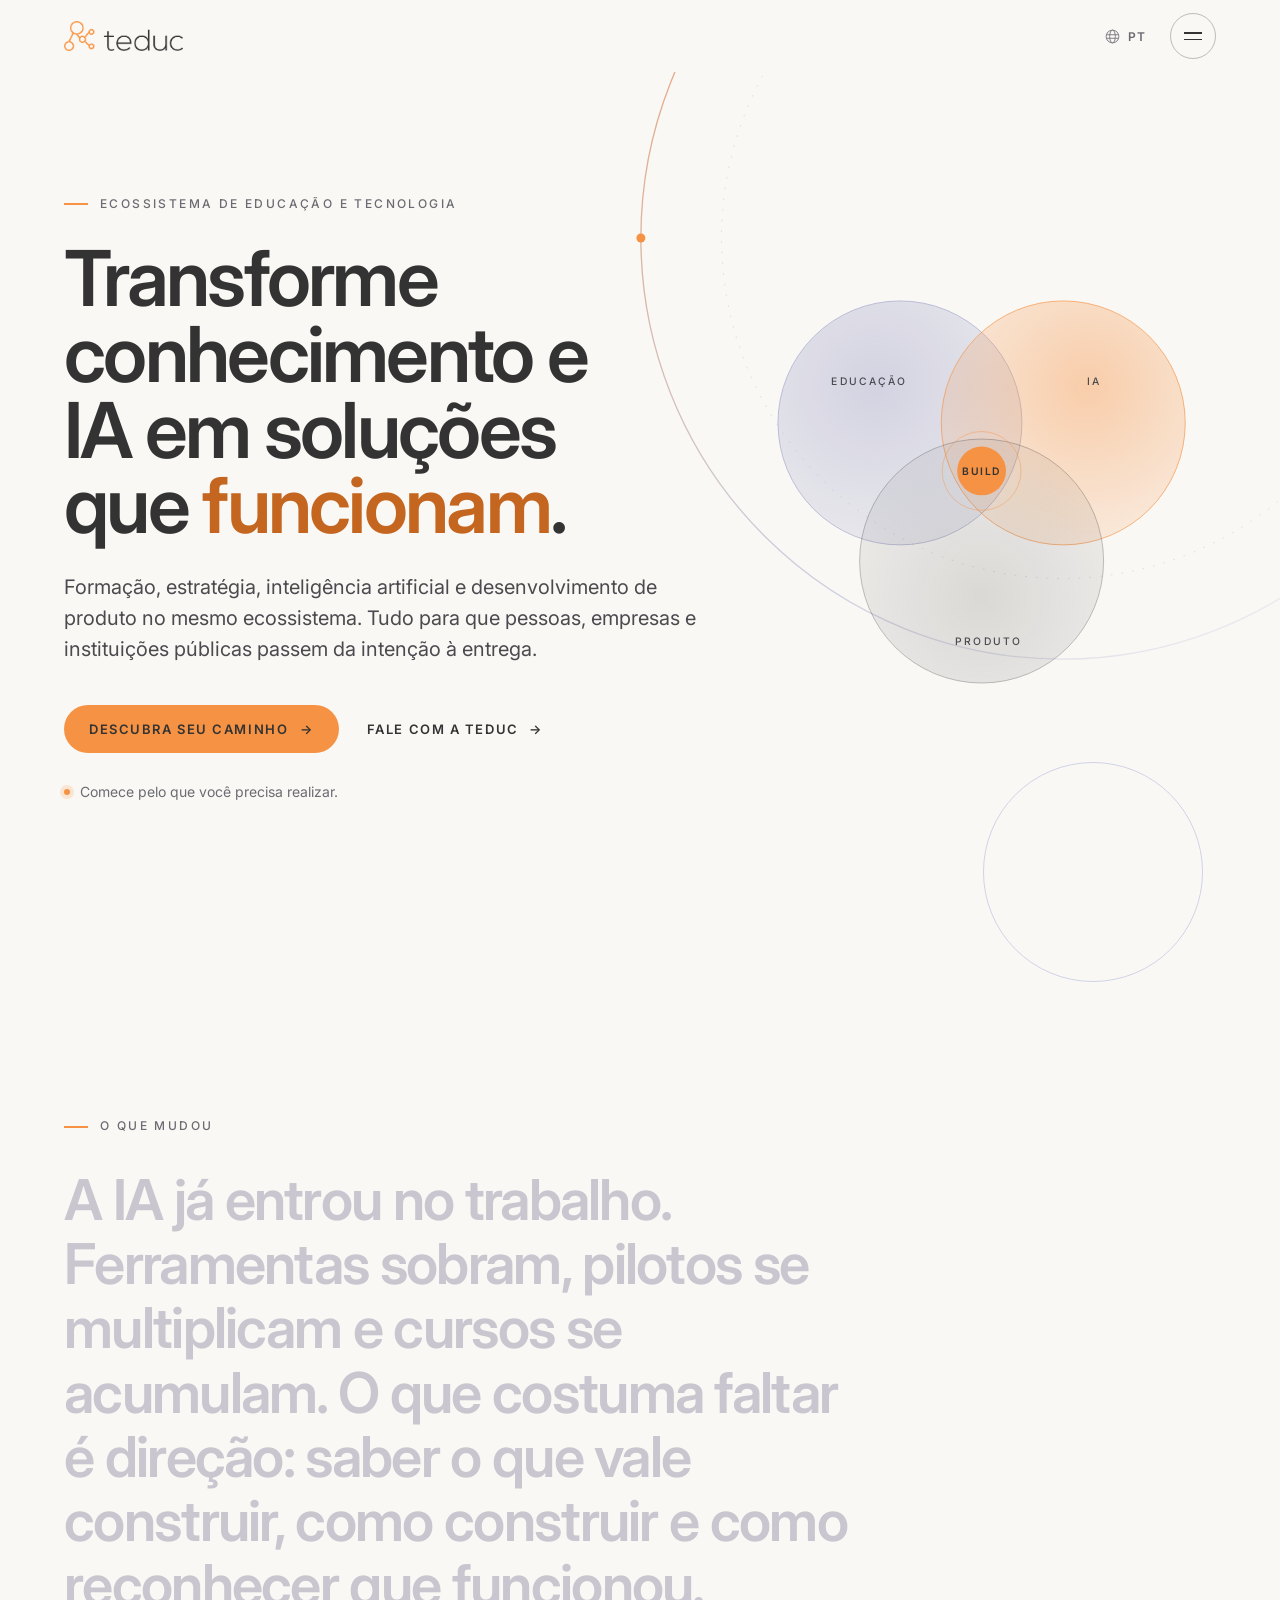
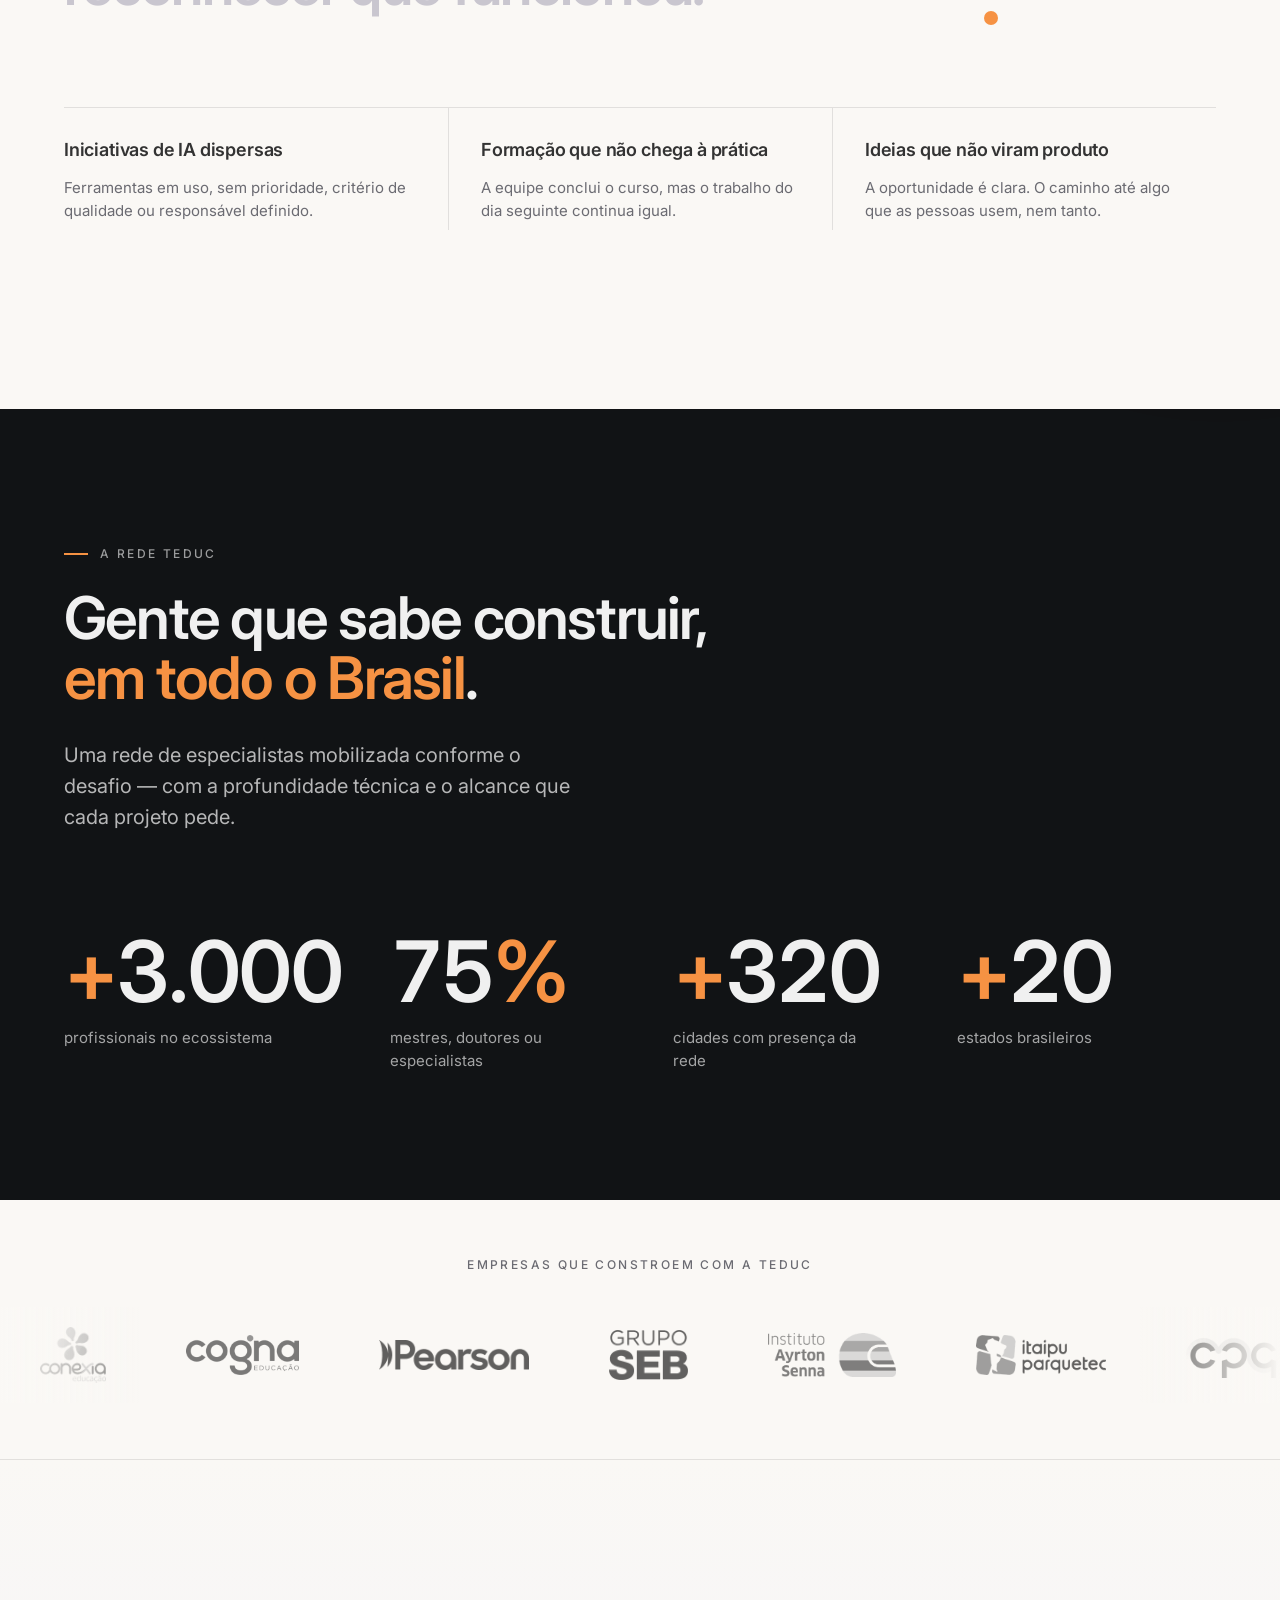
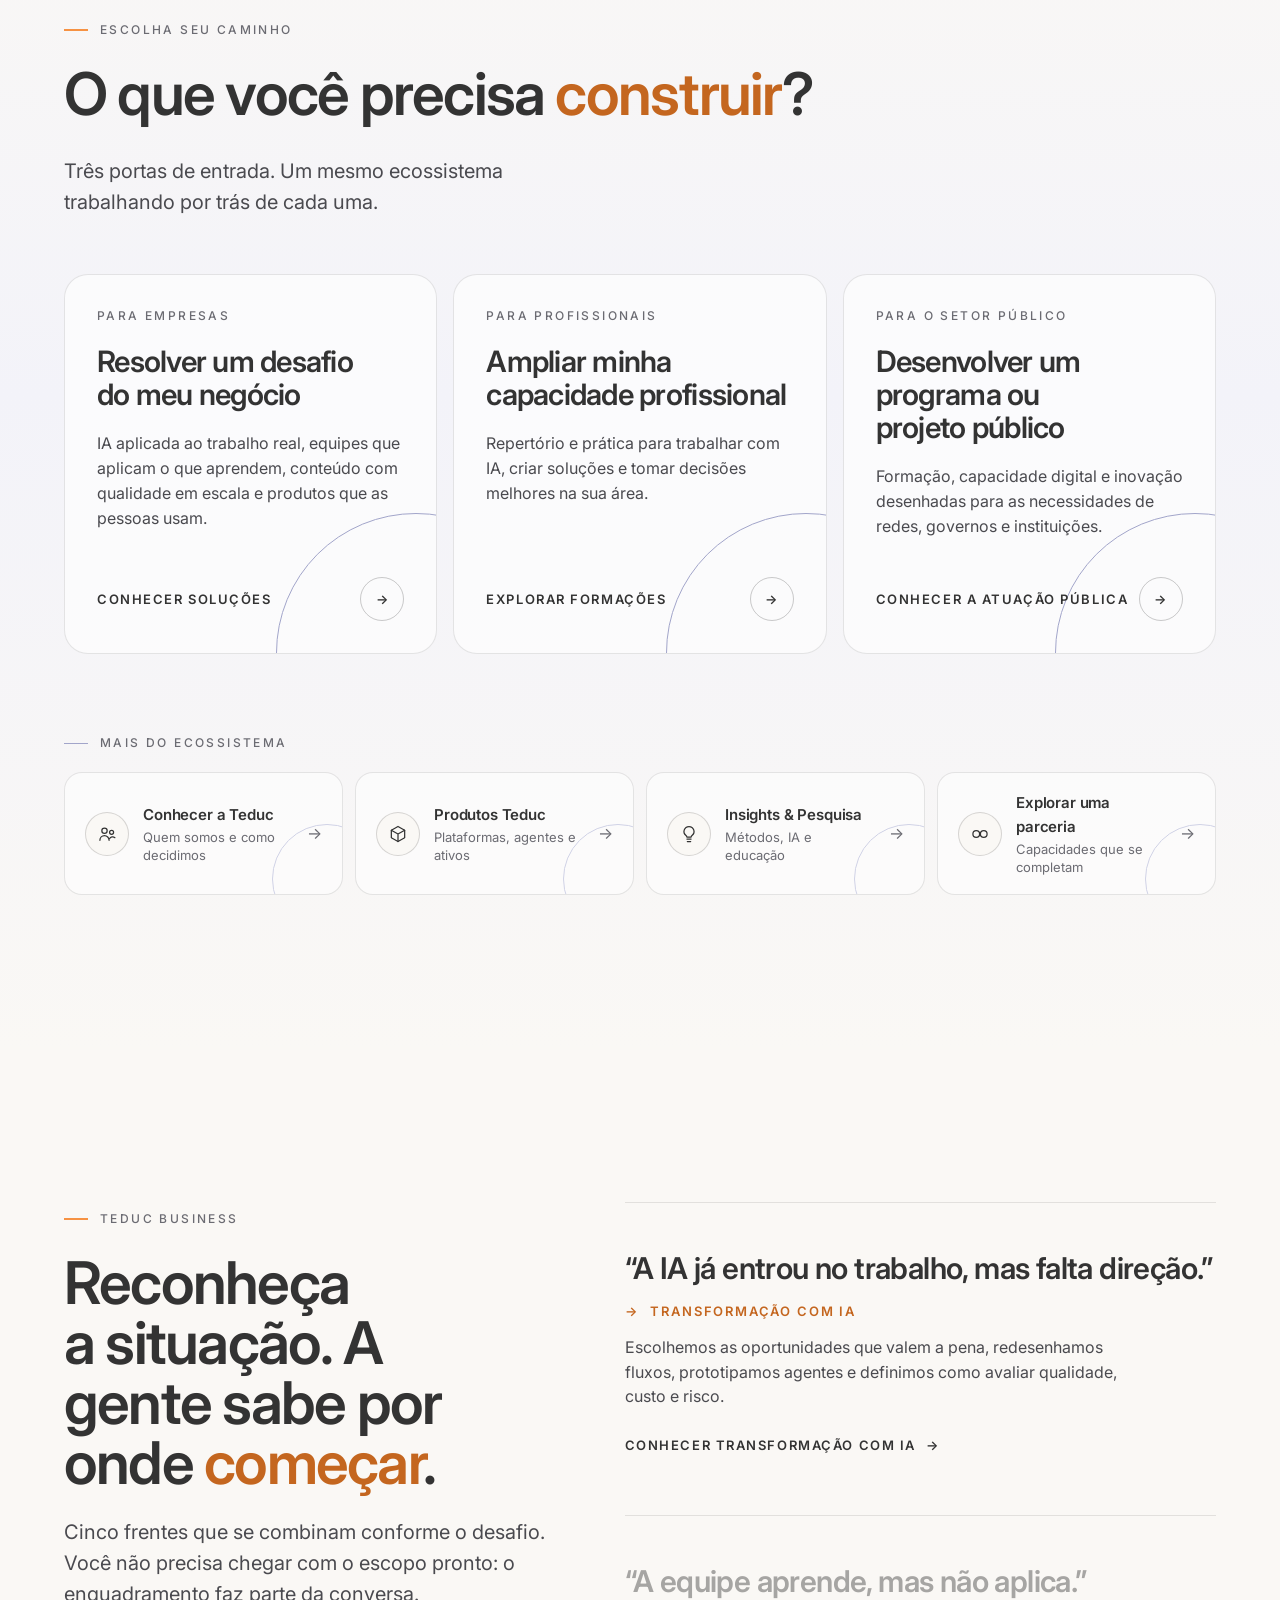
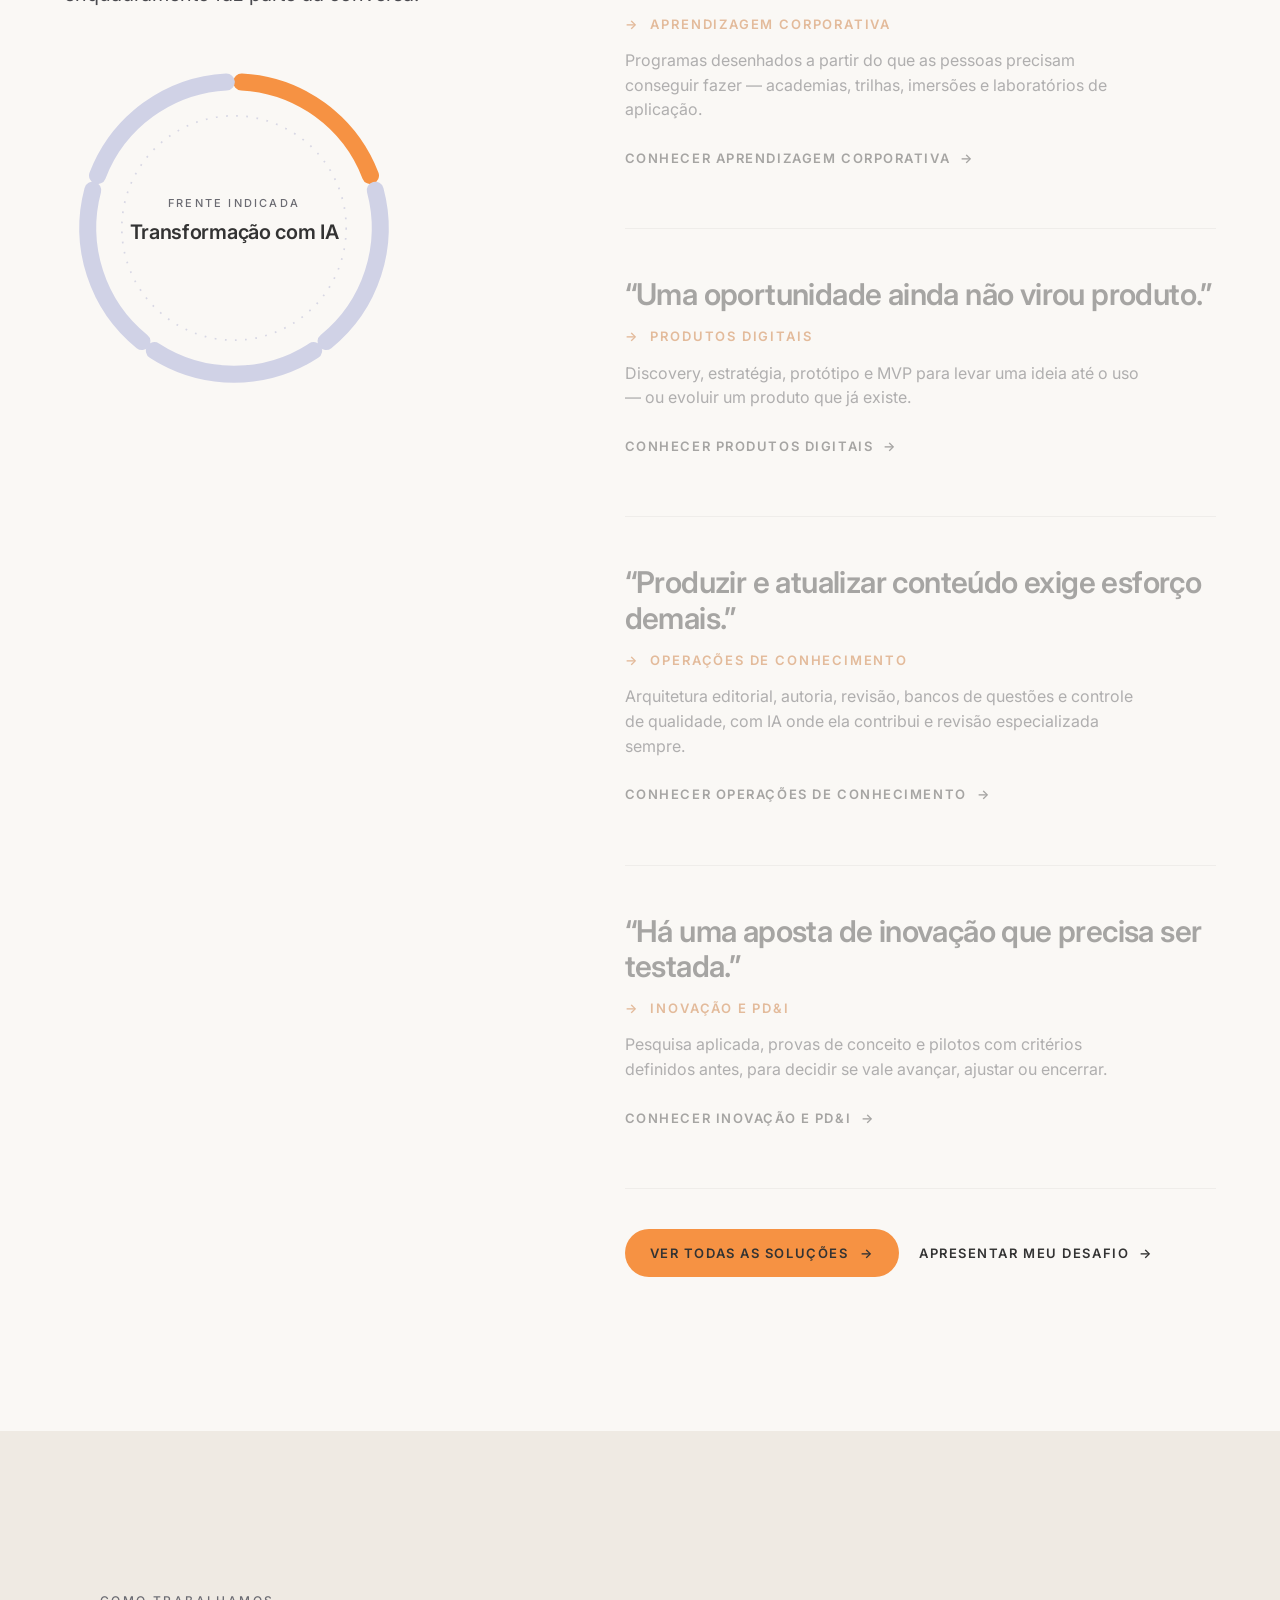
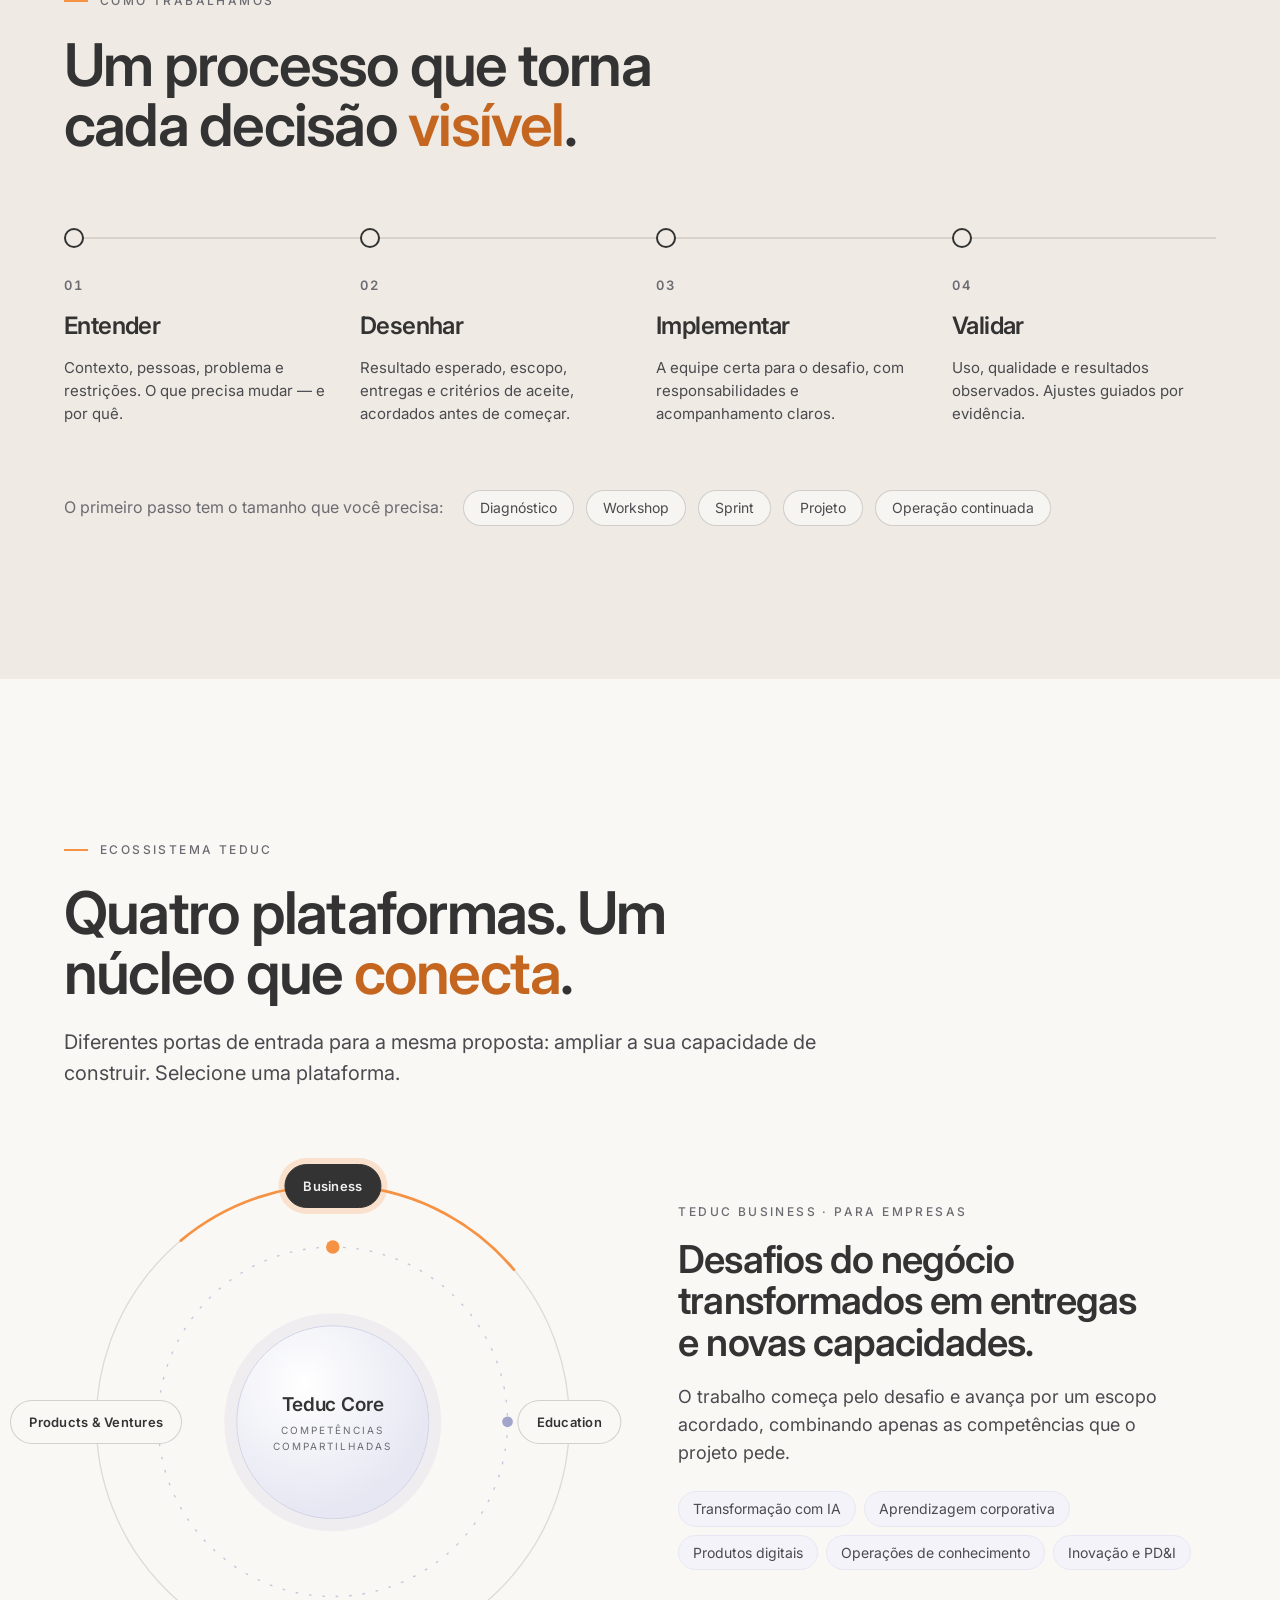
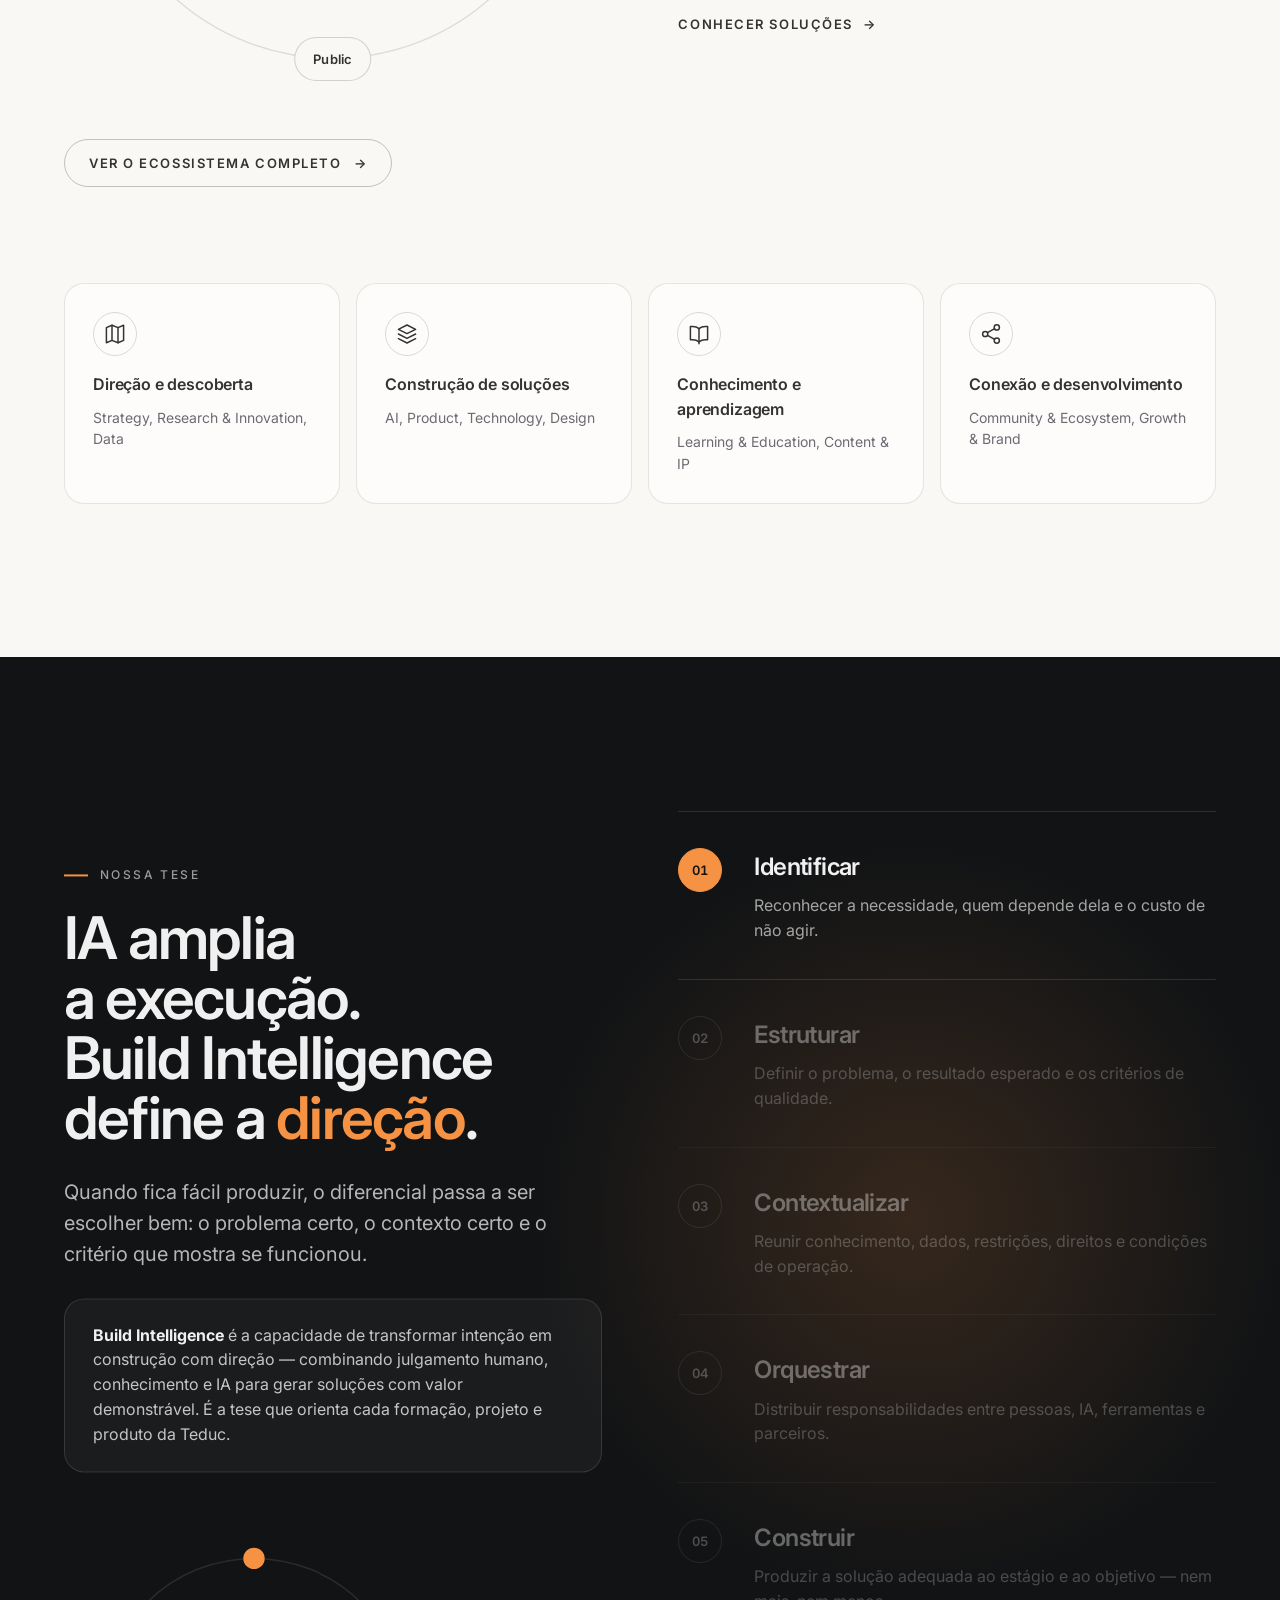
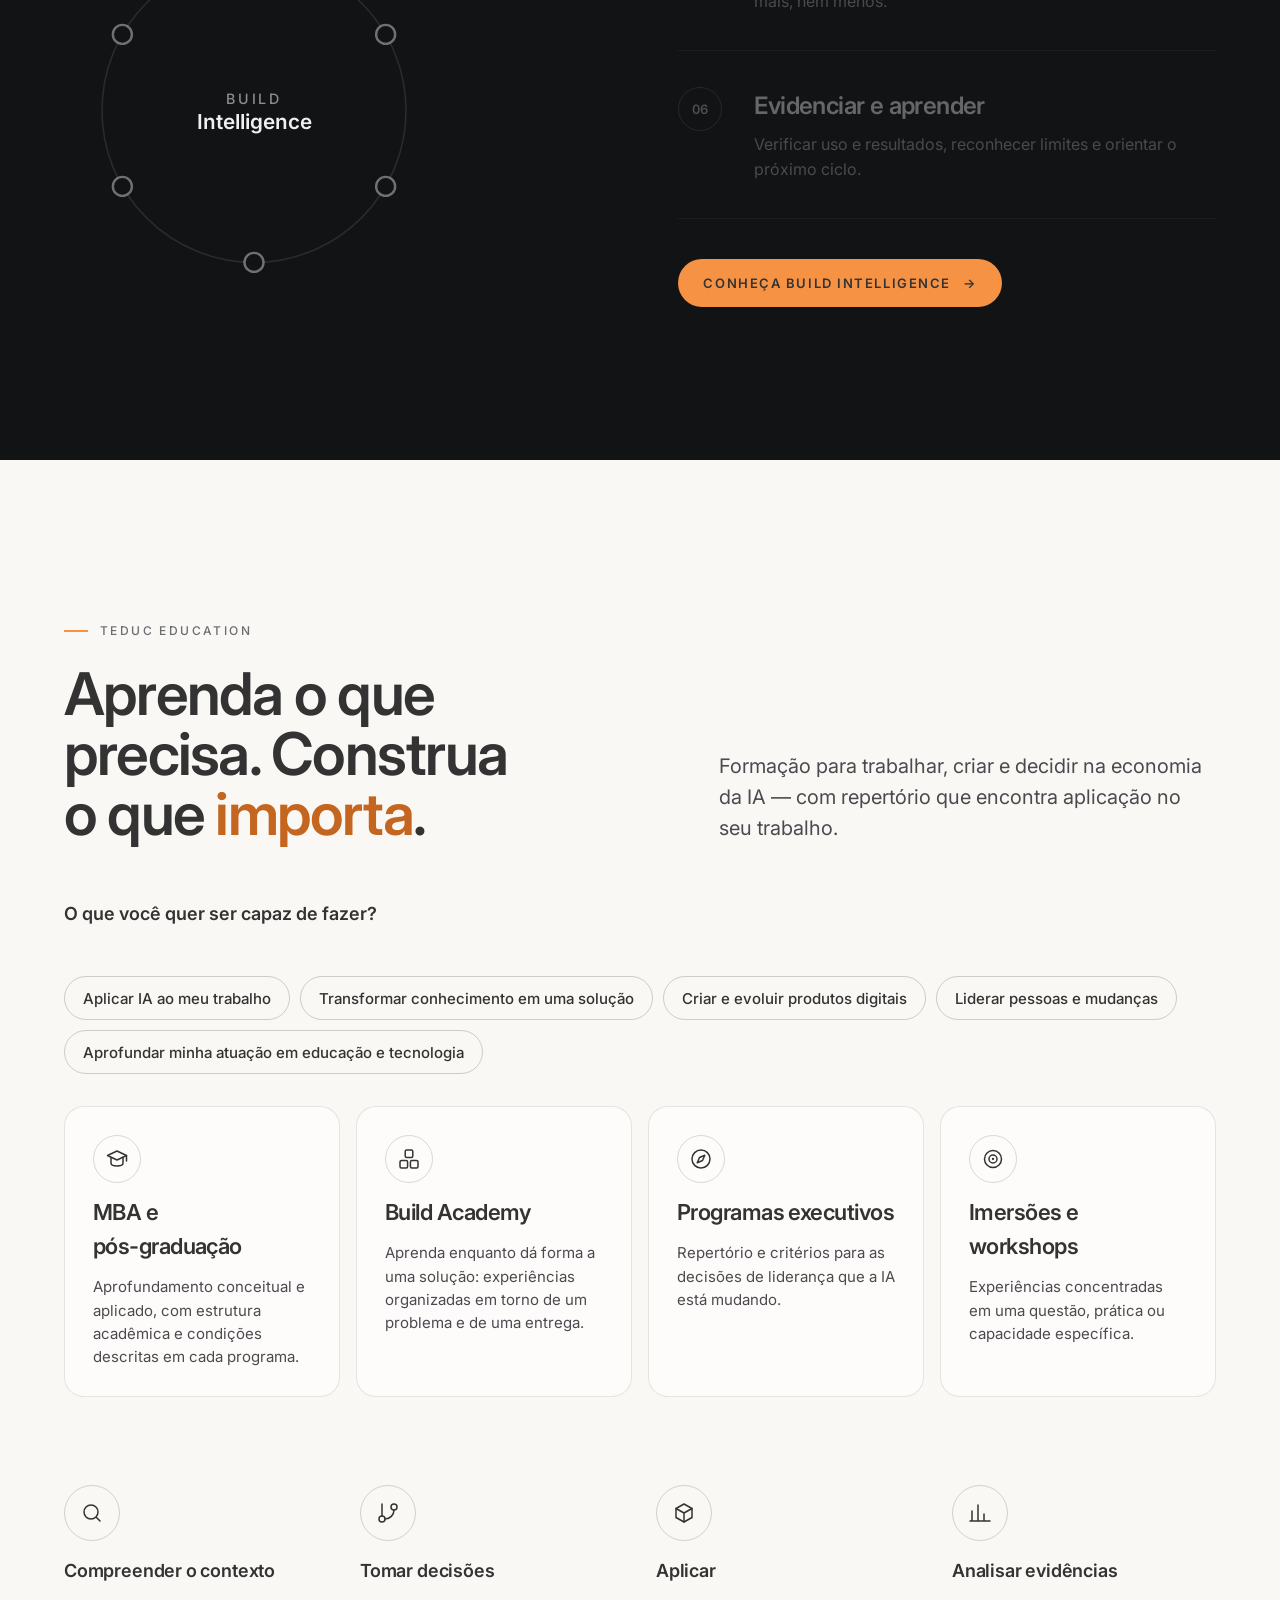
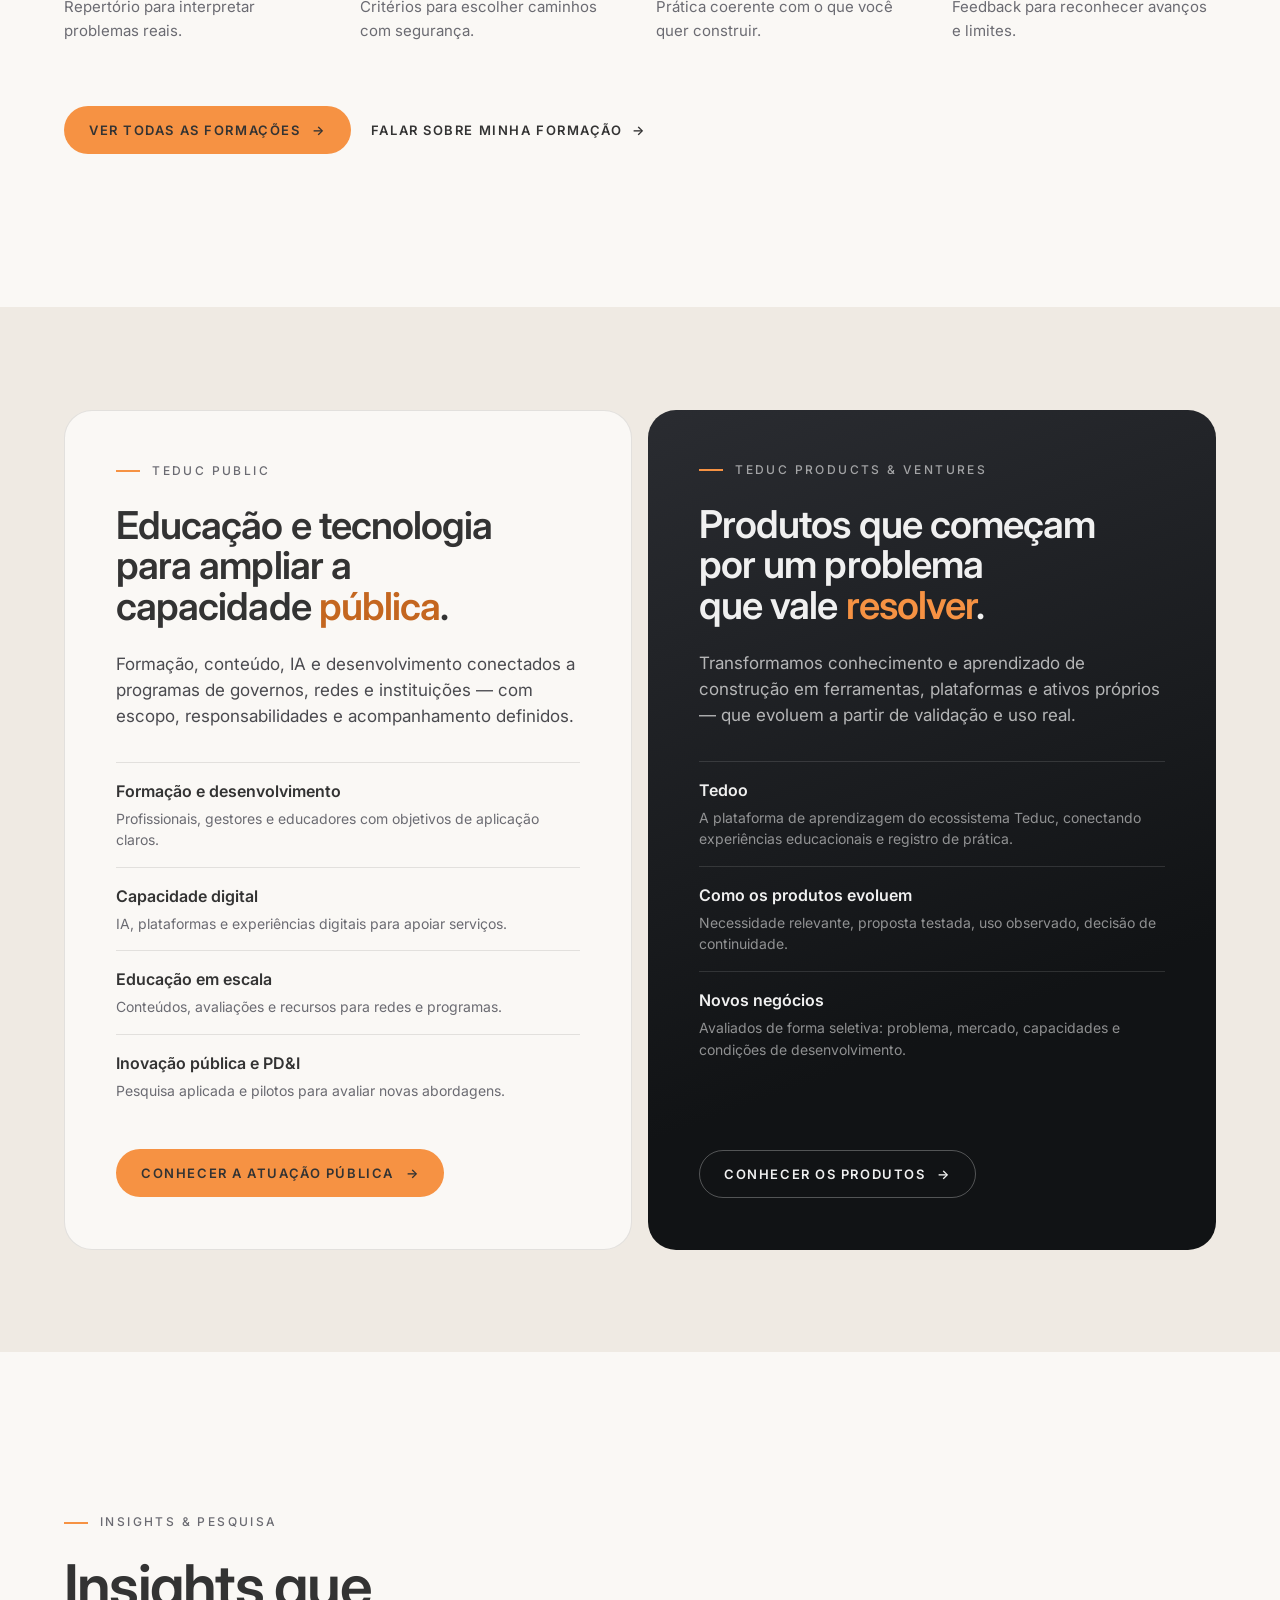
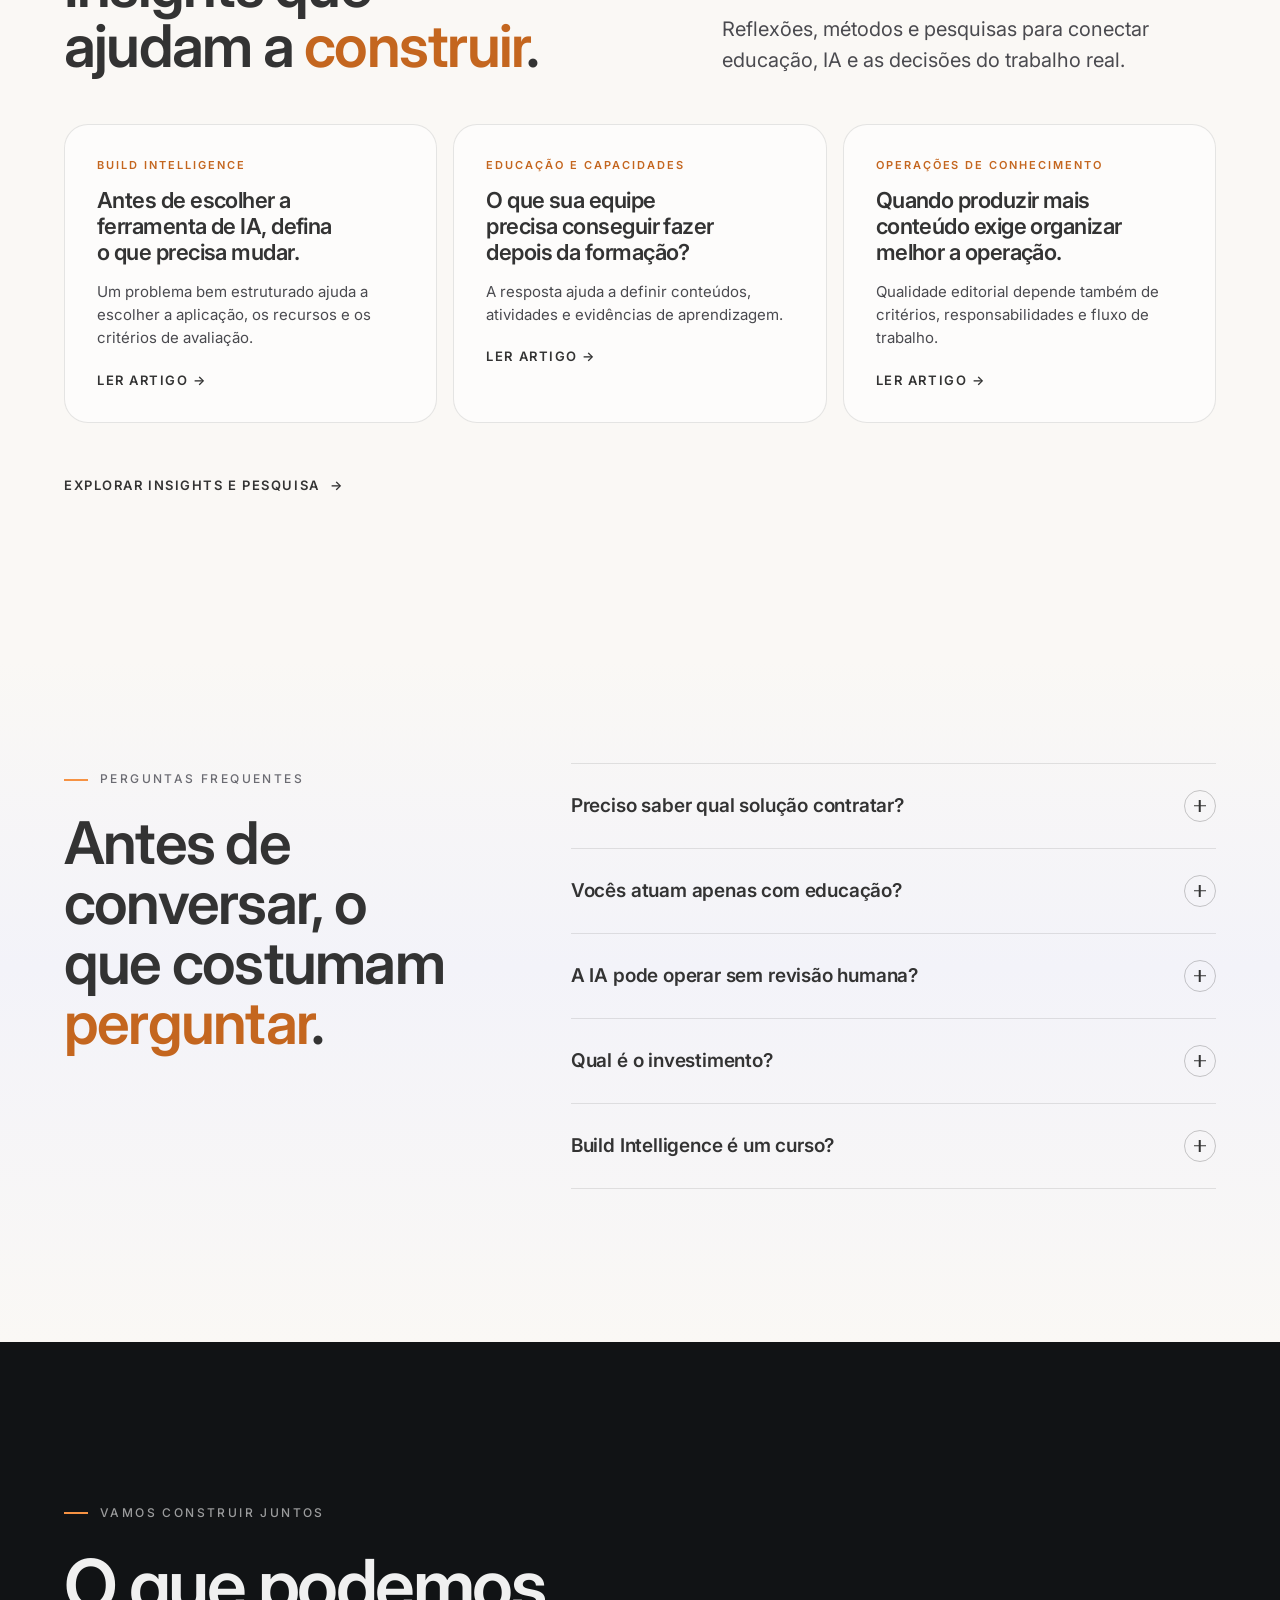
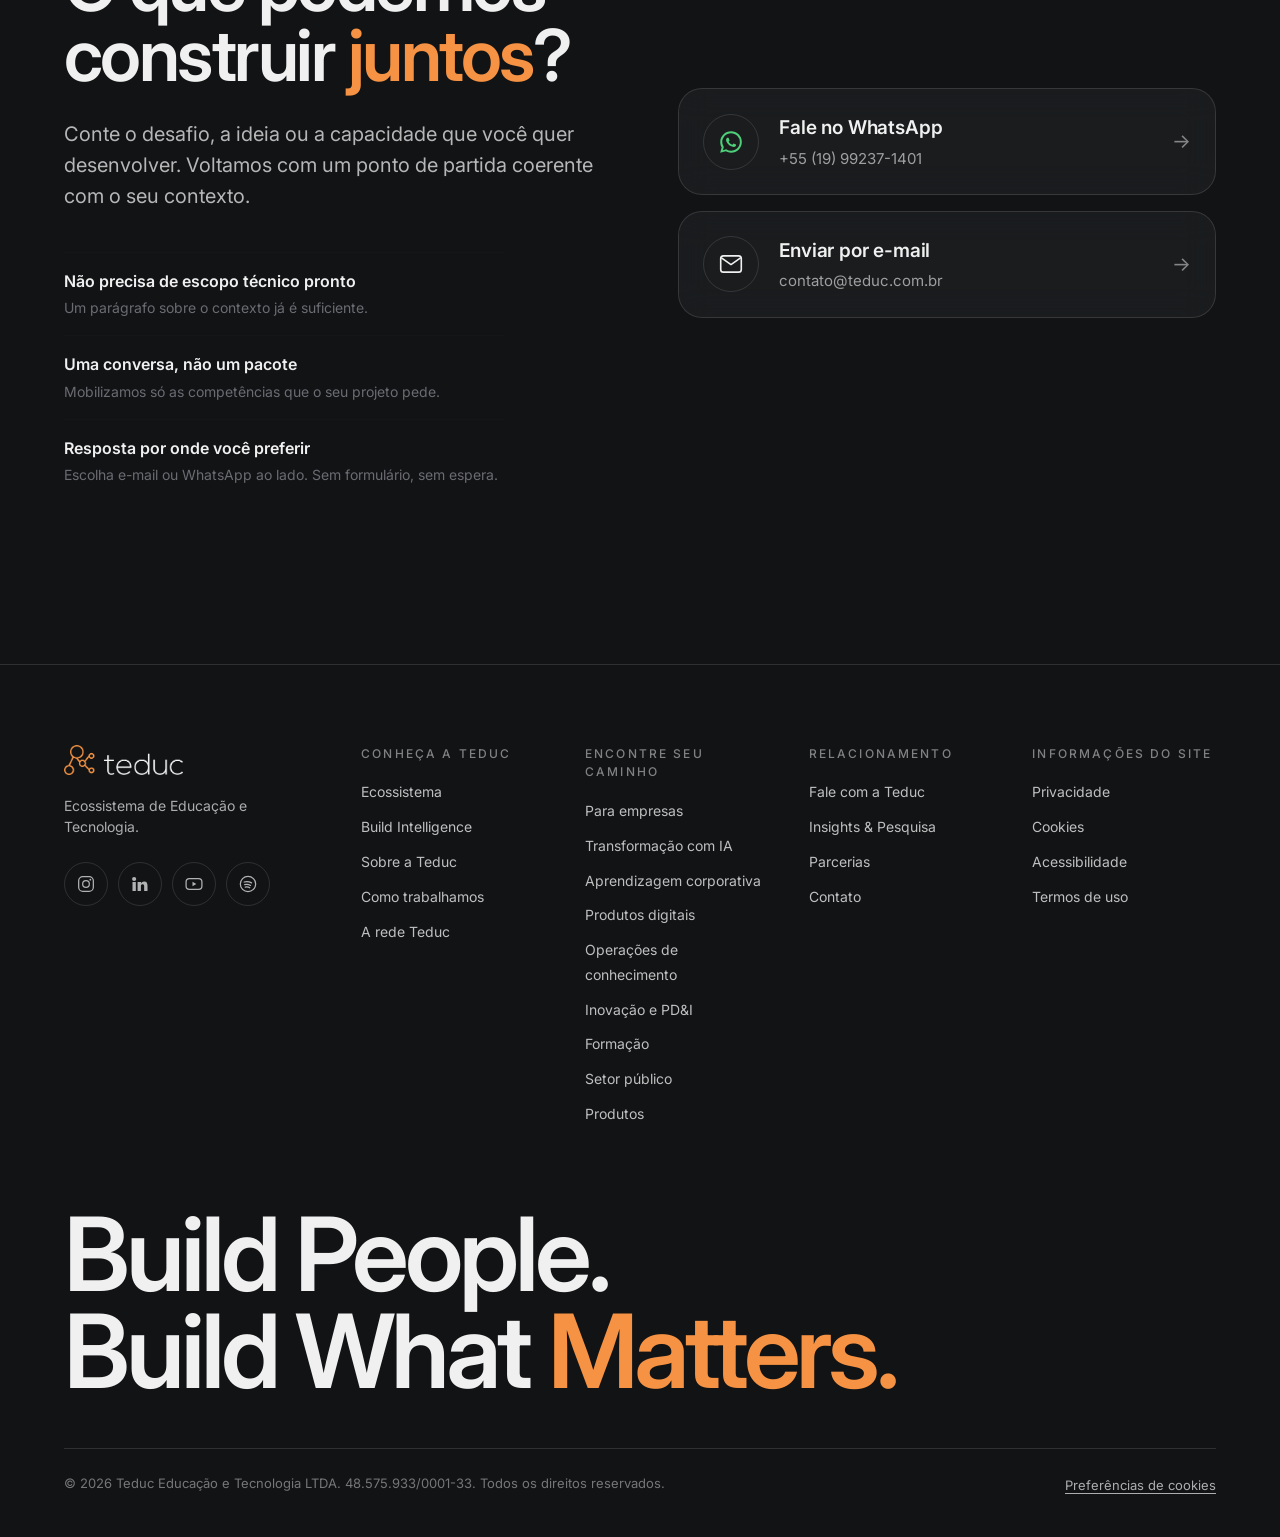
<file: index.html>
<!DOCTYPE html> <html lang="pt-BR"> <head> <meta charset="utf-8"> <meta name="viewport" content="width=device-width,initial-scale=1,viewport-fit=cover"> <meta name="theme-color" content="#FAF8F5"> <link rel="icon" href="assets/logo/favicon.ico" sizes="any"> <link rel="icon" type="image/png" sizes="32x32" href="assets/logo/teduc-simbolo-32.png"> <link rel="icon" type="image/png" sizes="16x16" href="assets/logo/teduc-simbolo-16.png"> <link rel="apple-touch-icon" href="assets/logo/teduc-simbolo-180.png"> <link rel="manifest" href="site.webmanifest"> <title>Teduc — Build What Matters</title> <meta name="description" content="A Teduc é um ecossistema de educação e tecnologia que conecta formação, IA, produto e inovação para transformar desafios em soluções reais."> <meta property="og:url" content="https://teduc.com.br/"> <meta property="og:type" content="website"> <meta property="og:site_name" content="Teduc"> <meta property="og:locale" content="pt_BR"> <meta property="og:locale:alternate" content="en_US"> <meta property="og:locale:alternate" content="es_ES"> <meta property="og:locale:alternate" content="fr_FR"> <meta property="og:title" content="Teduc — Ecossistema de educação e tecnologia"> <meta property="og:description" content="Formação, estratégia, inteligência artificial e desenvolvimento de produto no mesmo ecossistema. Tudo para que pessoas, empresas e instituições públicas passem da intenção à entrega."> <meta property="og:image" content="https://teduc.com.br/assets/og/teduc-og-pt.png"> <meta property="og:image:type" content="image/png"> <meta property="og:image:width" content="1200"> <meta property="og:image:height" content="630"> <meta property="og:image:alt" content="Teduc — Transforme conhecimento e IA em soluções que funcionam."> <meta name="twitter:card" content="summary_large_image"> <meta name="twitter:title" content="Teduc — Ecossistema de educação e tecnologia"> <meta name="twitter:description" content="Formação, estratégia, inteligência artificial e desenvolvimento de produto no mesmo ecossistema."> <meta name="twitter:image" content="https://teduc.com.br/assets/og/teduc-og-pt.png"> <link rel="preconnect" href="https://fonts.googleapis.com"> <link rel="preconnect" href="https://fonts.gstatic.com" crossorigin> <link rel="stylesheet" href="https://fonts.googleapis.com/css2?family=Inter:wght@400;500;600;700&display=swap"> <link rel="stylesheet" href="assets/css/site.css"> <a class="skip" href="#conteudo">Pular para o conteúdo</a> <div class="progress" aria-hidden="true"></div> <header class="site" id="top"> <div class="wrap hbar"> <a class="logo" href="#inicio" aria-label="Teduc — início"> <img class="lg" src="[data-uri]" data-logo="g" alt="Teduc" width="120" height="30"> <img class="lw" src="[data-uri]" data-logo="w" alt="" width="120" height="30"> </a> <nav class="main" aria-label="Principal"> <a href="#/sobre">Sobre</a> <a href="#/ecossistema">Ecossistema</a> <a href="#/solucoes">Para empresas</a> <a href="#/formacao">Formação</a> <a href="#/setor-publico">Setor público</a> <a href="#/produtos">Produtos</a> <a href="#/contato">Contato</a> </nav> <div class="lang" data-lang-ui> <button type="button" class="lang-btn" aria-haspopup="listbox" aria-expanded="false" aria-label="Idioma / Language"> <svg viewBox="0 0 24 24" aria-hidden="true" fill="none" stroke="currentColor" stroke-width="1.4"><circle cx="12" cy="12" r="9"/><path d="M3.2 9.5h17.6M3.2 14.5h17.6"/><ellipse cx="12" cy="12" rx="4" ry="9"/></svg> <span class="lang-cur">PT</span> </button> <ul class="lang-menu" role="listbox" hidden> <li><button type="button" role="option" aria-selected="true" data-lang="pt"><span>Português</span><i>PT</i></button></li> <li><button type="button" role="option" aria-selected="false" data-lang="en"><span>English</span><i>EN</i></button></li> <li><button type="button" role="option" aria-selected="false" data-lang="es"><span>Español</span><i>ES</i></button></li> <li><button type="button" role="option" aria-selected="false" data-lang="fr"><span>Français</span><i>FR</i></button></li> </ul> </div> <button class="menu-btn" type="button" aria-expanded="false" aria-controls="drawer" aria-label="Abrir menu"><i aria-hidden="true"></i></button> </div> </header> <div class="drawer" id="drawer" role="dialog" aria-modal="true" aria-label="Menu"> <div class="dtop"> <a class="logo" href="#inicio"><img src="[data-uri]" data-logo="g" alt="Teduc" width="120" height="30" style="height:30px;width:auto"></a> <button class="menu-btn close-btn" type="button" data-close aria-label="Fechar menu" style="display:inline-flex"><i aria-hidden="true"></i></button> </div> <nav aria-label="Menu móvel"> <a href="#/sobre">Sobre <span>→</span></a> <a href="#/ecossistema">Ecossistema <span>→</span></a> <a href="#/solucoes">Para empresas <span>→</span></a> <a href="#/formacao">Formação <span>→</span></a> <a href="#/setor-publico">Setor público <span>→</span></a> <a href="#/produtos">Produtos <span>→</span></a> <a href="#/build-intelligence">Build Intelligence <span>→</span></a> <a href="#/ideias">Insights &amp; Pesquisa <span>→</span></a> <a href="#/contato">Contato <span>→</span></a> </nav> <div class="lang drawer-lang" role="group" aria-label="Idioma / Language"> <button type="button" data-lang="pt" aria-pressed="true">Português</button> <button type="button" data-lang="en" aria-pressed="false">English</button> <button type="button" data-lang="es" aria-pressed="false">Español</button> <button type="button" data-lang="fr" aria-pressed="false">Français</button> </div> <a class="btn" href="#contato" style="align-self:flex-start">Vamos construir juntos? <span class="arr">→</span></a> </div> <main id="conteudo"> <section class="hero" id="inicio" data-scroll> <svg class="hero-arc" viewBox="0 0 1000 1000" aria-hidden="true"> <defs><linearGradient id="arcg" x1="0" y1="0" x2="1" y2="1"><stop offset="0" stop-color="#F69243" stop-opacity=".9"/><stop offset=".55" stop-color="#A2A5CA" stop-opacity=".5"/><stop offset="1" stop-color="#A2A5CA" stop-opacity="0"/></linearGradient></defs> <g id="heroArc" style="transform-origin:500px 500px"> <circle cx="500" cy="500" r="470" fill="none" stroke="url(#arcg)" stroke-width="1.5"/> <circle cx="500" cy="500" r="380" fill="none" stroke="#A2A5CA" stroke-opacity=".35" stroke-width="1" stroke-dasharray="2 10"/> <circle cx="30" cy="500" r="5" fill="#F69243"/> </g> </svg> <div class="wrap hero-grid"> <div> <span class="kicker rv">Ecossistema de educação e tecnologia</span> <h1 class="h-display rv">Transforme conhecimento e IA em soluções que <span class="hl">funcionam</span>.</h1> <p class="lead rv">Formação, estratégia, inteligência artificial e desenvolvimento de produto no mesmo ecossistema. Tudo para que pessoas, empresas e instituições públicas passem da intenção à entrega.</p> <div class="hero-actions rv"> <a class="btn" href="#seu-caminho">Descubra seu caminho <span class="arr" aria-hidden="true">→</span></a> <a class="link" href="#contato">Fale com a Teduc <span aria-hidden="true">→</span></a> </div> <p class="hero-note rv">Comece pelo que você precisa realizar.</p> </div> <div class="venn" aria-hidden="true"> <svg viewBox="0 0 500 500"> <defs> <radialGradient id="gE" cx=".4" cy=".35" r=".7"><stop offset="0" stop-color="#A2A5CA" stop-opacity=".45"/><stop offset="1" stop-color="#A2A5CA" stop-opacity=".18"/></radialGradient> <radialGradient id="gI" cx=".6" cy=".35" r=".7"><stop offset="0" stop-color="#F69243" stop-opacity=".42"/><stop offset="1" stop-color="#F69243" stop-opacity=".12"/></radialGradient> <radialGradient id="gP" cx=".5" cy=".65" r=".7"><stop offset="0" stop-color="#333333" stop-opacity=".16"/><stop offset="1" stop-color="#333333" stop-opacity=".05"/></radialGradient> </defs> <g class="c" id="vE"><circle cx="185" cy="190" r="130" fill="url(#gE)" stroke="#A2A5CA" stroke-opacity=".7"/><text class="venn-lbl" x="112" y="150">Educação</text></g> <g class="c" id="vI"><circle cx="315" cy="190" r="130" fill="url(#gI)" stroke="#F69243" stroke-opacity=".7"/><text class="venn-lbl" x="340" y="150">IA</text></g> <g class="c" id="vP"><circle cx="250" cy="302" r="130" fill="url(#gP)" stroke="#333" stroke-opacity=".3"/><text class="venn-lbl" x="222" y="392">Produto</text></g> <g id="vCore"><circle cx="250" cy="228" r="26" fill="#F69243"/><circle cx="250" cy="228" r="42" fill="none" stroke="#F69243" stroke-opacity=".45"/><text x="250" y="232" text-anchor="middle" style="font:600 11px Inter,sans-serif;letter-spacing:.14em;fill:#333">BUILD</text></g> </svg> </div> </div> </section> <section class="statement" data-scroll id="cenario"> <div class="float-circle" data-par="-0.25" style="width:220px;height:220px;right:6%;top:8%;border:1px solid var(--lilac200)"></div> <div class="float-circle" data-par="0.35" style="width:14px;height:14px;right:22%;top:30%;background:var(--orange)"></div> <div class="wrap"> <span class="kicker">O que mudou</span> <p class="stmt" id="stmt">A IA já entrou no trabalho. Ferramentas sobram, pilotos se multiplicam e cursos se acumulam. O que costuma faltar é <em class="hl" style="font-style:normal">direção</em>: saber o que vale construir, como construir e como reconhecer que funcionou.</p> <div class="symptoms"> <div class="symptom rv"><b>Iniciativas de IA dispersas</b><span>Ferramentas em uso, sem prioridade, critério de qualidade ou responsável definido.</span></div> <div class="symptom rv"><b>Formação que não chega à prática</b><span>A equipe conclui o curso, mas o trabalho do dia seguinte continua igual.</span></div> <div class="symptom rv"><b>Ideias que não viram produto</b><span>A oportunidade é clara. O caminho até algo que as pessoas usem, nem tanto.</span></div> </div> </div> </section> <section class="stats dark" id="numeros" data-scroll> <div class="orb" data-par="-0.2" aria-hidden="true" style="width:520px;height:520px;right:-200px;top:-220px;border:1px solid rgba(246,146,67,.4);box-shadow:0 0 120px rgba(246,146,67,.14)"></div> <div class="orb" data-par="0.3" aria-hidden="true" style="width:120px;height:120px;left:6%;bottom:10%;border:1px solid rgba(162,165,202,.35)"></div> <div class="wrap" style="position:relative"> <div class="stats-head"> <div> <span class="kicker">A rede Teduc</span> <h2 class="h2" style="margin-top:24px;max-width:18ch">Gente que sabe construir, <span class="hl">em todo o Brasil</span>.</h2> </div> <p class="lead" style="max-width:40ch">Uma rede de especialistas mobilizada conforme o desafio — com a profundidade técnica e o alcance que cada projeto pede.</p> </div> <div class="stats-grid"> <div class="stat"><span class="num"><em>+</em><span data-count="3000" data-fmt="k">3.000</span></span><span class="lbl">profissionais no ecossistema</span></div> <div class="stat"><span class="num"><span data-count="75">75</span><em>%</em></span><span class="lbl">mestres, doutores ou especialistas</span></div> <div class="stat"><span class="num"><em>+</em><span data-count="320">320</span></span><span class="lbl">cidades com presença da rede</span></div> <div class="stat"><span class="num"><em>+</em><span data-count="20">20</span></span><span class="lbl">estados brasileiros</span></div> </div> </div> </section> <section class="logos" aria-labelledby="logos-t"> <div class="wrap"> <p id="logos-t">Empresas que constroem com a Teduc</p> </div> <div class="marquee" id="marquee"> <div class="mrow" id="mrow"><ul class="mset"><li class="logo-slot"><img src="assets/clientes/conexia.png" alt="Conexia Educação" width="66" height="56" style="--h:56" decoding="async" draggable="false"></li><li class="logo-slot"><img src="assets/clientes/cogna.png" alt="Cogna Educação" width="112" height="40" style="--h:40" decoding="async" draggable="false"></li><li class="logo-slot"><img src="assets/clientes/pearson.png" alt="Pearson" width="149" height="30" style="--h:30" decoding="async" draggable="false"></li><li class="logo-slot"><img src="assets/clientes/seb.png" alt="Grupo SEB" width="79" height="50" style="--h:50" decoding="async" draggable="false"></li><li class="logo-slot"><img src="assets/clientes/senna.png" alt="Instituto Ayrton Senna" width="128" height="44" style="--h:44" decoding="async" draggable="false"></li><li class="logo-slot"><img src="assets/clientes/itaipu.png" alt="Itaipu Parquetec" width="131" height="40" style="--h:40" decoding="async" draggable="false"></li><li class="logo-slot"><img src="assets/clientes/cpqd.png" alt="CPqD" width="126" height="45" style="--h:45" decoding="async" draggable="false"></li><li class="logo-slot"><img src="assets/clientes/conexia.png" alt="" width="66" height="56" style="--h:56" decoding="async" draggable="false"></li><li class="logo-slot"><img src="assets/clientes/cogna.png" alt="" width="112" height="40" style="--h:40" decoding="async" draggable="false"></li><li class="logo-slot"><img src="assets/clientes/pearson.png" alt="" width="149" height="30" style="--h:30" decoding="async" draggable="false"></li><li class="logo-slot"><img src="assets/clientes/seb.png" alt="" width="79" height="50" style="--h:50" decoding="async" draggable="false"></li><li class="logo-slot"><img src="assets/clientes/senna.png" alt="" width="128" height="44" style="--h:44" decoding="async" draggable="false"></li><li class="logo-slot"><img src="assets/clientes/itaipu.png" alt="" width="131" height="40" style="--h:40" decoding="async" draggable="false"></li><li class="logo-slot"><img src="assets/clientes/cpqd.png" alt="" width="126" height="45" style="--h:45" decoding="async" draggable="false"></li><li class="logo-slot"><img src="assets/clientes/conexia.png" alt="" width="66" height="56" style="--h:56" decoding="async" draggable="false"></li><li class="logo-slot"><img src="assets/clientes/cogna.png" alt="" width="112" height="40" style="--h:40" decoding="async" draggable="false"></li><li class="logo-slot"><img src="assets/clientes/pearson.png" alt="" width="149" height="30" style="--h:30" decoding="async" draggable="false"></li><li class="logo-slot"><img src="assets/clientes/seb.png" alt="" width="79" height="50" style="--h:50" decoding="async" draggable="false"></li><li class="logo-slot"><img src="assets/clientes/senna.png" alt="" width="128" height="44" style="--h:44" decoding="async" draggable="false"></li><li class="logo-slot"><img src="assets/clientes/itaipu.png" alt="" width="131" height="40" style="--h:40" decoding="async" draggable="false"></li><li class="logo-slot"><img src="assets/clientes/cpqd.png" alt="" width="126" height="45" style="--h:45" decoding="async" draggable="false"></li></ul><ul class="mset" aria-hidden="true"><li class="logo-slot"><img src="assets/clientes/conexia.png" alt="" width="66" height="56" style="--h:56" decoding="async" draggable="false"></li><li class="logo-slot"><img src="assets/clientes/cogna.png" alt="" width="112" height="40" style="--h:40" decoding="async" draggable="false"></li><li class="logo-slot"><img src="assets/clientes/pearson.png" alt="" width="149" height="30" style="--h:30" decoding="async" draggable="false"></li><li class="logo-slot"><img src="assets/clientes/seb.png" alt="" width="79" height="50" style="--h:50" decoding="async" draggable="false"></li><li class="logo-slot"><img src="assets/clientes/senna.png" alt="" width="128" height="44" style="--h:44" decoding="async" draggable="false"></li><li class="logo-slot"><img src="assets/clientes/itaipu.png" alt="" width="131" height="40" style="--h:40" decoding="async" draggable="false"></li><li class="logo-slot"><img src="assets/clientes/cpqd.png" alt="" width="126" height="45" style="--h:45" decoding="async" draggable="false"></li><li class="logo-slot"><img src="assets/clientes/conexia.png" alt="" width="66" height="56" style="--h:56" decoding="async" draggable="false"></li><li class="logo-slot"><img src="assets/clientes/cogna.png" alt="" width="112" height="40" style="--h:40" decoding="async" draggable="false"></li><li class="logo-slot"><img src="assets/clientes/pearson.png" alt="" width="149" height="30" style="--h:30" decoding="async" draggable="false"></li><li class="logo-slot"><img src="assets/clientes/seb.png" alt="" width="79" height="50" style="--h:50" decoding="async" draggable="false"></li><li class="logo-slot"><img src="assets/clientes/senna.png" alt="" width="128" height="44" style="--h:44" decoding="async" draggable="false"></li><li class="logo-slot"><img src="assets/clientes/itaipu.png" alt="" width="131" height="40" style="--h:40" decoding="async" draggable="false"></li><li class="logo-slot"><img src="assets/clientes/cpqd.png" alt="" width="126" height="45" style="--h:45" decoding="async" draggable="false"></li><li class="logo-slot"><img src="assets/clientes/conexia.png" alt="" width="66" height="56" style="--h:56" decoding="async" draggable="false"></li><li class="logo-slot"><img src="assets/clientes/cogna.png" alt="" width="112" height="40" style="--h:40" decoding="async" draggable="false"></li><li class="logo-slot"><img src="assets/clientes/pearson.png" alt="" width="149" height="30" style="--h:30" decoding="async" draggable="false"></li><li class="logo-slot"><img src="assets/clientes/seb.png" alt="" width="79" height="50" style="--h:50" decoding="async" draggable="false"></li><li class="logo-slot"><img src="assets/clientes/senna.png" alt="" width="128" height="44" style="--h:44" decoding="async" draggable="false"></li><li class="logo-slot"><img src="assets/clientes/itaipu.png" alt="" width="131" height="40" style="--h:40" decoding="async" draggable="false"></li><li class="logo-slot"><img src="assets/clientes/cpqd.png" alt="" width="126" height="45" style="--h:45" decoding="async" draggable="false"></li></ul></div> </div> </section> <section class="sec lilac" id="seu-caminho" tabindex="-1"> <div class="wrap"> <div class="paths-head"> <div> <span class="kicker">Escolha seu caminho</span> <h2 class="h2" style="margin-top:24px">O que você precisa <span class="hl">construir</span>?</h2> </div> <p class="lead" style="max-width:40ch">Três portas de entrada. Um mesmo ecossistema trabalhando por trás de cada uma.</p> </div> <div class="paths"> <a class="path rv" href="#/solucoes"> <span class="who">Para empresas</span> <h3>Resolver um desafio do meu negócio</h3> <p>IA aplicada ao trabalho real, equipes que aplicam o que aprendem, conteúdo com qualidade em escala e produtos que as pessoas usam.</p> <span class="go">Conhecer soluções <i aria-hidden="true">→</i></span> </a> <a class="path rv" href="#/formacao"> <span class="who">Para profissionais</span> <h3>Ampliar minha capacidade profissional</h3> <p>Repertório e prática para trabalhar com IA, criar soluções e tomar decisões melhores na sua área.</p> <span class="go">Explorar formações <i aria-hidden="true">→</i></span> </a> <a class="path rv" href="#/setor-publico"> <span class="who">Para o setor público</span> <h3>Desenvolver um programa ou projeto público</h3> <p>Formação, capacidade digital e inovação desenhadas para as necessidades de redes, governos e instituições.</p> <span class="go">Conhecer a atuação pública <i aria-hidden="true">→</i></span> </a> </div> <div class="quick"> <span class="quick-lbl">Mais do ecossistema</span> <div class="quick-grid"> <a class="qlink" href="#/sobre"><span class="qic" aria-hidden="true"><svg viewBox="0 0 24 24" fill="none" stroke="currentColor" stroke-width="1.5" stroke-linecap="round"><circle cx="9" cy="8" r="3.2"/><path d="M3.5 19.5a5.5 5.5 0 0 1 11 0"/><circle cx="17.5" cy="10" r="2.4"/><path d="M15 17.6a4.2 4.2 0 0 1 6.5-1.2"/></svg></span><span class="qtx"><b>Conhecer a Teduc</b><span>Quem somos e como decidimos</span></span><span class="qar" aria-hidden="true">→</span></a> <a class="qlink" href="#/produtos"><span class="qic" aria-hidden="true"><svg viewBox="0 0 24 24" fill="none" stroke="currentColor" stroke-width="1.5" stroke-linecap="round" stroke-linejoin="round"><path d="m12 3 8 4.5v9L12 21l-8-4.5v-9z"/><path d="M12 12v9M12 12l8-4.5M12 12 4 7.5"/></svg></span><span class="qtx"><b>Produtos Teduc</b><span>Plataformas, agentes e ativos</span></span><span class="qar" aria-hidden="true">→</span></a> <a class="qlink" href="#/ideias"><span class="qic" aria-hidden="true"><svg viewBox="0 0 24 24" fill="none" stroke="currentColor" stroke-width="1.5" stroke-linecap="round" stroke-linejoin="round"><path d="M9.5 18h5M10 21h4"/><path d="M12 3a6 6 0 0 1 3.6 10.8c-.6.5-.9 1.1-1 1.8h-5.2c-.1-.7-.4-1.3-1-1.8A6 6 0 0 1 12 3Z"/></svg></span><span class="qtx"><b>Insights &amp; Pesquisa</b><span>Métodos, IA e educação</span></span><span class="qar" aria-hidden="true">→</span></a> <a class="qlink" href="#contato"><span class="qic" aria-hidden="true"><svg viewBox="0 0 24 24" fill="none" stroke="currentColor" stroke-width="1.5" stroke-linecap="round" stroke-linejoin="round"><circle cx="7.5" cy="12" r="4"/><circle cx="16.5" cy="12" r="4"/></svg></span><span class="qtx"><b>Explorar uma parceria</b><span>Capacidades que se completam</span></span><span class="qar" aria-hidden="true">→</span></a> </div> </div> </div> </section> <section class="sec" id="solucoes"> <div class="wrap biz"> <div class="biz-left"> <span class="kicker">Teduc Business</span> <h2 class="h2" style="margin-top:24px">Reconheça a situação. A gente sabe por onde <span class="hl">começar</span>.</h2> <p class="lead">Cinco frentes que se combinam conforme o desafio. Você não precisa chegar com o escopo pronto: o enquadramento faz parte da conversa.</p> <div class="dial" aria-hidden="true"> <svg viewBox="0 0 200 200" id="dial"></svg> <div class="dial-center"><small>Frente indicada</small><strong id="dialLabel">Transformação com IA</strong></div> </div> </div> <div> <ol class="sits" id="sits"> <li class="sit" data-front="Transformação com IA"> <p class="q">“A IA já entrou no trabalho, mas falta direção.”</p> <p class="a"><span aria-hidden="true">→</span> Transformação com IA</p> <p class="d">Escolhemos as oportunidades que valem a pena, redesenhamos fluxos, prototipamos agentes e definimos como avaliar qualidade, custo e risco.</p> <a class="link" href="#/solucoes/transformacao-com-ia">Conhecer Transformação com IA <span aria-hidden="true">→</span></a> </li> <li class="sit" data-front="Aprendizagem corporativa"> <p class="q">“A equipe aprende, mas não aplica.”</p> <p class="a"><span aria-hidden="true">→</span> Aprendizagem corporativa</p> <p class="d">Programas desenhados a partir do que as pessoas precisam conseguir fazer — academias, trilhas, imersões e laboratórios de aplicação.</p> <a class="link" href="#/solucoes/aprendizagem-corporativa">Conhecer Aprendizagem corporativa <span aria-hidden="true">→</span></a> </li> <li class="sit" data-front="Produtos digitais"> <p class="q">“Uma oportunidade ainda não virou produto.”</p> <p class="a"><span aria-hidden="true">→</span> Produtos digitais</p> <p class="d">Discovery, estratégia, protótipo e MVP para levar uma ideia até o uso — ou evoluir um produto que já existe.</p> <a class="link" href="#/solucoes/produtos-digitais">Conhecer Produtos digitais <span aria-hidden="true">→</span></a> </li> <li class="sit" data-front="Operações de conhecimento"> <p class="q">“Produzir e atualizar conteúdo exige esforço demais.”</p> <p class="a"><span aria-hidden="true">→</span> Operações de conhecimento</p> <p class="d">Arquitetura editorial, autoria, revisão, bancos de questões e controle de qualidade, com IA onde ela contribui e revisão especializada sempre.</p> <a class="link" href="#/solucoes/operacoes-de-conhecimento">Conhecer Operações de conhecimento <span aria-hidden="true">→</span></a> </li> <li class="sit" data-front="Inovação e PD&amp;I"> <p class="q">“Há uma aposta de inovação que precisa ser testada.”</p> <p class="a"><span aria-hidden="true">→</span> Inovação e PD&amp;I</p> <p class="d">Pesquisa aplicada, provas de conceito e pilotos com critérios definidos antes, para decidir se vale avançar, ajustar ou encerrar.</p> <a class="link" href="#/solucoes/inovacao-pdi">Conhecer Inovação e PD&amp;I <span aria-hidden="true">→</span></a> </li> </ol> <div class="biz-foot"> <a class="btn" href="#/solucoes">Ver todas as soluções <span class="arr" aria-hidden="true">→</span></a> <a class="link" href="#contato">Apresentar meu desafio <span aria-hidden="true">→</span></a> </div> </div> </div> </section> <section class="sec mid" id="como-trabalhamos" data-scroll> <div class="wrap"> <span class="kicker">Como trabalhamos</span> <h2 class="h2" style="margin-top:24px;max-width:18ch">Um processo que torna cada decisão <span class="hl">visível</span>.</h2> <div class="steps"> <div class="steps-line" aria-hidden="true"><b></b></div> <div class="step rv"><span class="n">01</span><h3>Entender</h3><p>Contexto, pessoas, problema e restrições. O que precisa mudar — e por quê.</p></div> <div class="step rv"><span class="n">02</span><h3>Desenhar</h3><p>Resultado esperado, escopo, entregas e critérios de aceite, acordados antes de começar.</p></div> <div class="step rv"><span class="n">03</span><h3>Implementar</h3><p>A equipe certa para o desafio, com responsabilidades e acompanhamento claros.</p></div> <div class="step rv"><span class="n">04</span><h3>Validar</h3><p>Uso, qualidade e resultados observados. Ajustes guiados por evidência.</p></div> </div> <div class="process-note"> <span class="muted" style="align-self:center;margin-right:8px">O primeiro passo tem o tamanho que você precisa:</span> <span class="chip">Diagnóstico</span><span class="chip">Workshop</span><span class="chip">Sprint</span><span class="chip">Projeto</span><span class="chip">Operação continuada</span> </div> </div> </section> <section class="sec" id="ecossistema" data-scroll> <div class="wrap"> <span class="kicker">Ecossistema Teduc</span> <h2 class="h2" style="margin-top:24px;max-width:17ch">Quatro plataformas. Um núcleo que <span class="hl">conecta</span>.</h2> <p class="lead" style="margin-top:24px">Diferentes portas de entrada para a mesma proposta: ampliar a sua capacidade de construir. Selecione uma plataforma.</p> <div class="eco"> <div class="orbit"> <svg class="rings" viewBox="0 0 400 400" aria-hidden="true"> <circle cx="200" cy="200" r="176" fill="none" stroke="#333" stroke-opacity=".14"/> <g id="orbitSpin" style="transform-origin:200px 200px"> <circle cx="200" cy="200" r="130" fill="none" stroke="#A2A5CA" stroke-opacity=".6" stroke-dasharray="2 8"/> <circle cx="330" cy="200" r="4" fill="#A2A5CA"/><circle cx="70" cy="200" r="4" fill="#A2A5CA"/> <circle cx="200" cy="70" r="5" fill="#F69243"/> </g> <g id="orbitSpin2" style="transform-origin:200px 200px"> <path d="M200 24 A176 176 0 0 1 376 200" fill="none" stroke="#F69243" stroke-width="2" stroke-linecap="round"/> </g> </svg> <div class="core"><b>Teduc Core</b><small>Competências compartilhadas</small></div> <div role="tablist" aria-label="Plataformas Teduc"> <button class="pnode" role="tab" id="t-biz" aria-selected="true" aria-controls="ecoPanel" data-k="0">Business</button> <button class="pnode" role="tab" id="t-edu" aria-selected="false" aria-controls="ecoPanel" data-k="1" tabindex="-1">Education</button> <button class="pnode" role="tab" id="t-pub" aria-selected="false" aria-controls="ecoPanel" data-k="2" tabindex="-1">Public</button> <button class="pnode" role="tab" id="t-prod" aria-selected="false" aria-controls="ecoPanel" data-k="3" tabindex="-1">Products &amp; Ventures</button> </div> </div> <div class="eco-panel" id="ecoPanel" role="tabpanel" aria-live="polite" aria-labelledby="t-biz"> <div id="ecoInner"> <span class="tag">Teduc Business · Para empresas</span> <h3>Desafios do negócio transformados em entregas e novas capacidades.</h3> <p>O trabalho começa pelo desafio e avança por um escopo acordado, combinando apenas as competências que o projeto pede.</p> <ul><li>Transformação com IA</li><li>Aprendizagem corporativa</li><li>Produtos digitais</li><li>Operações de conhecimento</li><li>Inovação e PD&amp;I</li></ul> <a class="link" href="#solucoes">Conhecer soluções <span aria-hidden="true">→</span></a> </div> </div> </div> <div style="margin-top:48px"><a class="btn btn-ghost" href="#/ecossistema">Ver o ecossistema completo <span class="arr" aria-hidden="true">→</span></a></div> <div class="coregrid"> <div class="rv"><span class="ic" aria-hidden="true"><svg width="24" height="24" viewBox="0 0 24 24" fill="none" stroke="currentColor" stroke-width="1.5" stroke-linecap="round" stroke-linejoin="round"><path d="M9 3.2 3.4 5.6v15.2L9 18.4l6 2.4 5.6-2.4V3.2L15 5.6 9 3.2Z"/><path d="M9 3.2v15.2"/><path d="M15 5.6v15.2"/></svg></span><h4>Direção e descoberta</h4><p>Strategy, Research &amp; Innovation, Data</p></div> <div class="rv"><span class="ic" aria-hidden="true"><svg width="24" height="24" viewBox="0 0 24 24" fill="none" stroke="currentColor" stroke-width="1.5" stroke-linecap="round" stroke-linejoin="round"><path d="m12 3 8.6 4.3L12 11.6 3.4 7.3 12 3Z"/><path d="m3.4 12 8.6 4.3 8.6-4.3"/><path d="m3.4 16.7 8.6 4.3 8.6-4.3"/></svg></span><h4>Construção de soluções</h4><p>AI, Product, Technology, Design</p></div> <div class="rv"><span class="ic" aria-hidden="true"><svg width="24" height="24" viewBox="0 0 24 24" fill="none" stroke="currentColor" stroke-width="1.5" stroke-linecap="round" stroke-linejoin="round"><path d="M12 6.6C10.4 5.3 8.4 4.6 5.6 4.6H3.4v13.2h2.2c2.8 0 4.8.7 6.4 2"/><path d="M12 6.6c1.6-1.3 3.6-2 6.4-2h2.2v13.2h-2.2c-2.8 0-4.8.7-6.4 2"/><path d="M12 6.6v15.2"/></svg></span><h4>Conhecimento e aprendizagem</h4><p>Learning &amp; Education, Content &amp; IP</p></div> <div class="rv"><span class="ic" aria-hidden="true"><svg width="24" height="24" viewBox="0 0 24 24" fill="none" stroke="currentColor" stroke-width="1.5" stroke-linecap="round" stroke-linejoin="round"><circle cx="17.8" cy="5.4" r="2.6"/><circle cx="6.2" cy="12" r="2.6"/><circle cx="17.8" cy="18.6" r="2.6"/><path d="m8.5 10.7 7.1-4"/><path d="m8.5 13.3 7.1 4"/></svg></span><h4>Conexão e desenvolvimento</h4><p>Community &amp; Ecosystem, Growth &amp; Brand</p></div> </div> </div> </section> <section class="sec dark bi" id="build-intelligence" data-scroll> <div class="bi-glow" aria-hidden="true"></div> <div class="wrap bi-grid"> <div class="bi-left"> <span class="kicker">Nossa tese</span> <h2 class="h2" style="margin-top:24px">IA amplia a execução.<br>Build Intelligence define a <span class="hl">direção</span>.</h2> <p class="lead">Quando fica fácil produzir, o diferencial passa a ser escolher bem: o problema certo, o contexto certo e o critério que mostra se funcionou.</p> <p class="bi-def"><strong style="color:#F0F0F0">Build Intelligence</strong> é a capacidade de transformar intenção em construção com direção — combinando julgamento humano, conhecimento e IA para gerar soluções com valor demonstrável. É a tese que orienta cada formação, projeto e produto da Teduc.</p> <div class="bi-wheel" aria-hidden="true"> <svg viewBox="0 0 240 240" id="wheel"> <circle cx="120" cy="120" r="96" fill="none" stroke="rgba(255,255,255,.1)" stroke-width="1"/> <circle id="wheelArc" cx="120" cy="120" r="96" fill="none" stroke="#F69243" stroke-width="2" stroke-linecap="round" transform="rotate(-90 120 120)"/> <g id="wheelNodes"></g> <text x="120" y="116" text-anchor="middle" style="font:500 9px Inter,sans-serif;letter-spacing:.2em;fill:rgba(240,240,240,.55)">BUILD</text> <text x="120" y="132" text-anchor="middle" style="font:600 13px Inter,sans-serif;fill:#F0F0F0">Intelligence</text> </svg> </div> </div> <div> <ol class="moves" id="moves"> <li class="move"><span class="n">01</span><div><h3>Identificar</h3><p>Reconhecer a necessidade, quem depende dela e o custo de não agir.</p></div></li> <li class="move"><span class="n">02</span><div><h3>Estruturar</h3><p>Definir o problema, o resultado esperado e os critérios de qualidade.</p></div></li> <li class="move"><span class="n">03</span><div><h3>Contextualizar</h3><p>Reunir conhecimento, dados, restrições, direitos e condições de operação.</p></div></li> <li class="move"><span class="n">04</span><div><h3>Orquestrar</h3><p>Distribuir responsabilidades entre pessoas, IA, ferramentas e parceiros.</p></div></li> <li class="move"><span class="n">05</span><div><h3>Construir</h3><p>Produzir a solução adequada ao estágio e ao objetivo — nem mais, nem menos.</p></div></li> <li class="move"><span class="n">06</span><div><h3>Evidenciar e aprender</h3><p>Verificar uso e resultados, reconhecer limites e orientar o próximo ciclo.</p></div></li> </ol> <div style="margin-top:40px"><a class="btn" href="#/build-intelligence">Conheça Build Intelligence <span class="arr" aria-hidden="true">→</span></a></div> </div> </div> </section> <section class="sec" id="formacao"> <div class="wrap"> <div class="edu-top"> <div> <span class="kicker">Teduc Education</span> <h2 class="h2" style="margin-top:24px">Aprenda o que precisa. Construa o que <span class="hl">importa</span>.</h2> </div> <p class="lead">Formação para trabalhar, criar e decidir na economia da IA — com repertório que encontra aplicação no seu trabalho.</p> </div> <p style="margin-top:56px;font-weight:600;font-size:18px">O que você quer ser capaz de fazer?</p> <div class="goals" role="group" aria-label="Objetivos de formação"> <button class="goal" type="button" aria-pressed="false" data-fit="0,1,2">Aplicar IA ao meu trabalho</button> <button class="goal" type="button" aria-pressed="false" data-fit="1,3">Transformar conhecimento em uma solução</button> <button class="goal" type="button" aria-pressed="false" data-fit="0,1">Criar e evoluir produtos digitais</button> <button class="goal" type="button" aria-pressed="false" data-fit="2,3">Liderar pessoas e mudanças</button> <button class="goal" type="button" aria-pressed="false" data-fit="0,3">Aprofundar minha atuação em educação e tecnologia</button> </div> <div class="formats" id="formats"> <div class="fmt"><div class="fmt-top"><span class="ic" aria-hidden="true"><svg width="24" height="24" viewBox="0 0 24 24" fill="none" stroke="currentColor" stroke-width="1.5" stroke-linecap="round" stroke-linejoin="round"><path d="M12 4 2.5 8.5 12 13l9.5-4.5L12 4Z"/><path d="M6 10.6V16c0 1.7 2.7 3 6 3s6-1.3 6-3v-5.4"/><path d="M21.5 8.6V14"/></svg></span><span class="fit">Indicado</span></div><h3>MBA e pós-graduação</h3><p>Aprofundamento conceitual e aplicado, com estrutura acadêmica e condições descritas em cada programa.</p></div> <div class="fmt"><div class="fmt-top"><span class="ic" aria-hidden="true"><svg width="24" height="24" viewBox="0 0 24 24" fill="none" stroke="currentColor" stroke-width="1.5" stroke-linecap="round" stroke-linejoin="round"><rect x="3" y="13.5" width="7.6" height="7.5" rx="1.5"/><rect x="13.4" y="13.5" width="7.6" height="7.5" rx="1.5"/><rect x="8.2" y="3" width="7.6" height="7.5" rx="1.5"/></svg></span><span class="fit">Indicado</span></div><h3>Build Academy</h3><p>Aprenda enquanto dá forma a uma solução: experiências organizadas em torno de um problema e de uma entrega.</p></div> <div class="fmt"><div class="fmt-top"><span class="ic" aria-hidden="true"><svg width="24" height="24" viewBox="0 0 24 24" fill="none" stroke="currentColor" stroke-width="1.5" stroke-linecap="round" stroke-linejoin="round"><circle cx="12" cy="12" r="9"/><path d="m15.8 8.2-2.3 5.3-5.3 2.3 2.3-5.3 5.3-2.3Z"/></svg></span><span class="fit">Indicado</span></div><h3>Programas executivos</h3><p>Repertório e critérios para as decisões de liderança que a IA está mudando.</p></div> <div class="fmt"><div class="fmt-top"><span class="ic" aria-hidden="true"><svg width="24" height="24" viewBox="0 0 24 24" fill="none" stroke="currentColor" stroke-width="1.5" stroke-linecap="round" stroke-linejoin="round"><circle cx="12" cy="12" r="8.5"/><circle cx="12" cy="12" r="4"/><circle cx="12" cy="12" r="1.15" fill="currentColor" stroke="none"/></svg></span><span class="fit">Indicado</span></div><h3>Imersões e workshops</h3><p>Experiências concentradas em uma questão, prática ou capacidade específica.</p></div> </div> <div class="learn"> <div class="rv"><span class="ic" aria-hidden="true"><svg width="24" height="24" viewBox="0 0 24 24" fill="none" stroke="#333" stroke-width="1.5" stroke-linecap="round"><circle cx="11" cy="11" r="7"/><path d="m20 20-3.5-3.5"/></svg></span><h4>Compreender o contexto</h4><p>Repertório para interpretar problemas reais.</p></div> <div class="rv"><span class="ic" aria-hidden="true"><svg width="24" height="24" viewBox="0 0 24 24" fill="none" stroke="#333" stroke-width="1.5" stroke-linecap="round"><path d="M6 3v12"/><circle cx="18" cy="6" r="3"/><circle cx="6" cy="18" r="3"/><path d="M18 9a9 9 0 0 1-9 9"/></svg></span><h4>Tomar decisões</h4><p>Critérios para escolher caminhos com segurança.</p></div> <div class="rv"><span class="ic" aria-hidden="true"><svg width="24" height="24" viewBox="0 0 24 24" fill="none" stroke="#333" stroke-width="1.5" stroke-linecap="round" stroke-linejoin="round"><path d="m12 3 8 4.5v9L12 21l-8-4.5v-9z"/><path d="M12 12v9M12 12l8-4.5M12 12 4 7.5"/></svg></span><h4>Aplicar</h4><p>Prática coerente com o que você quer construir.</p></div> <div class="rv"><span class="ic" aria-hidden="true"><svg width="24" height="24" viewBox="0 0 24 24" fill="none" stroke="#333" stroke-width="1.5" stroke-linecap="round"><path d="M4 20V10M10 20V4M16 20v-7M22 20H2"/></svg></span><h4>Analisar evidências</h4><p>Feedback para reconhecer avanços e limites.</p></div> </div> <div style="margin-top:64px;display:flex;flex-wrap:wrap;gap:20px;align-items:center"> <a class="btn" href="#/formacao">Ver todas as formações <span class="arr" aria-hidden="true">→</span></a> <a class="link" href="#contato">Falar sobre minha formação <span aria-hidden="true">→</span></a> </div> </div> </section> <section class="sec mid" style="padding-block:clamp(64px,8vw,112px)"> <div class="wrap duo"> <article class="panel light rv" id="setor-publico"> <div class="panel-arc" data-par="0.15" aria-hidden="true"></div> <span class="kicker">Teduc Public</span> <h2>Educação e tecnologia para ampliar a capacidade <span class="hl">pública</span>.</h2> <p class="lead">Formação, conteúdo, IA e desenvolvimento conectados a programas de governos, redes e instituições — com escopo, responsabilidades e acompanhamento definidos.</p> <ul class="areas"> <li><b>Formação e desenvolvimento</b><span>Profissionais, gestores e educadores com objetivos de aplicação claros.</span></li> <li><b>Capacidade digital</b><span>IA, plataformas e experiências digitais para apoiar serviços.</span></li> <li><b>Educação em escala</b><span>Conteúdos, avaliações e recursos para redes e programas.</span></li> <li><b>Inovação pública e PD&amp;I</b><span>Pesquisa aplicada e pilotos para avaliar novas abordagens.</span></li> </ul> <a class="btn" href="#/setor-publico">Conhecer a atuação pública <span class="arr" aria-hidden="true">→</span></a> </article> <article class="panel darkp dark rv" id="produtos"> <div class="panel-arc" data-par="-0.15" aria-hidden="true"></div> <span class="kicker">Teduc Products &amp; Ventures</span> <h2>Produtos que começam por um problema que vale <span class="hl">resolver</span>.</h2> <p class="lead">Transformamos conhecimento e aprendizado de construção em ferramentas, plataformas e ativos próprios — que evoluem a partir de validação e uso real.</p> <ul class="areas"> <li><b>Tedoo</b><span>A plataforma de aprendizagem do ecossistema Teduc, conectando experiências educacionais e registro de prática.</span></li> <li><b>Como os produtos evoluem</b><span>Necessidade relevante, proposta testada, uso observado, decisão de continuidade.</span></li> <li><b>Novos negócios</b><span>Avaliados de forma seletiva: problema, mercado, capacidades e condições de desenvolvimento.</span></li> </ul> <a class="btn btn-ghost" href="#/produtos">Conhecer os produtos <span class="arr" aria-hidden="true">→</span></a> </article> </div> </section> <section class="sec" id="ideias-home"> <div class="wrap"> <div class="paths-head"> <div> <span class="kicker">Insights &amp; Pesquisa</span> <h2 class="h2" style="margin-top:24px;max-width:16ch">Insights que ajudam a <span class="hl">construir</span>.</h2> </div> <p class="lead" style="max-width:38ch">Reflexões, métodos e pesquisas para conectar educação, IA e as decisões do trabalho real.</p> </div> <div class="artcards"> <a class="artcard rv" href="#/ideias/o-que-construir-com-ia"><span class="cat">Build Intelligence</span><h3>Antes de escolher a ferramenta de IA, defina o que precisa mudar.</h3><p>Um problema bem estruturado ajuda a escolher a aplicação, os recursos e os critérios de avaliação.</p><span class="more">Ler artigo →</span></a> <a class="artcard rv" href="#/ideias/formacao-e-capacidade-aplicada"><span class="cat">Educação e capacidades</span><h3>O que sua equipe precisa conseguir fazer depois da formação?</h3><p>A resposta ajuda a definir conteúdos, atividades e evidências de aprendizagem.</p><span class="more">Ler artigo →</span></a> <a class="artcard rv" href="#/ideias/conteudo-e-operacao-de-conhecimento"><span class="cat">Operações de conhecimento</span><h3>Quando produzir mais conteúdo exige organizar melhor a operação.</h3><p>Qualidade editorial depende também de critérios, responsabilidades e fluxo de trabalho.</p><span class="more">Ler artigo →</span></a> </div> <div style="margin-top:40px"><a class="link" href="#/ideias">Explorar insights e pesquisa <span aria-hidden="true">→</span></a></div> </div> </section> <section class="sec lilac" id="perguntas" style="padding-top:clamp(64px,8vw,112px)"> <div class="wrap faq-grid"> <div> <span class="kicker">Perguntas frequentes</span> <h2 class="h2" style="margin-top:24px">Antes de conversar, o que costumam <span class="hl">perguntar</span>.</h2> </div> <div class="faq"> <details><summary>Preciso saber qual solução contratar?<i aria-hidden="true"></i></summary><p class="ans">Não. Compartilhe o contexto e o resultado que você busca. Enquadrar a solução faz parte da conversa — e mobilizamos apenas as capacidades pertinentes.</p></details> <details><summary>Vocês atuam apenas com educação?<i aria-hidden="true"></i></summary><p class="ans">Educação é o centro da nossa trajetória. Também conectamos IA, produto e conhecimento a desafios de empresas de outros setores, conforme aderência técnica e capacidade de entrega.</p></details> <details><summary>A IA pode operar sem revisão humana?<i aria-hidden="true"></i></summary><p class="ans">O nível de autonomia depende do risco e da tarefa. Responsabilidades, avaliações e pontos de supervisão são definidos no desenho da solução.</p></details> <details><summary>Qual é o investimento?<i aria-hidden="true"></i></summary><p class="ans">Depende do escopo, da complexidade e do modelo de trabalho. A proposta detalha entregáveis, premissas, responsabilidades, investimento e condições depois de entendermos o projeto.</p></details> <details><summary>Build Intelligence é um curso?<i aria-hidden="true"></i></summary><p class="ans">É uma tese e uma capacidade transversal. Ela orienta formações, projetos e produtos, mas não se limita a uma oferta.</p></details> </div> </div> </section> <section class="sec dark contact" id="contato" data-scroll> <div class="ring" data-par="-0.2" aria-hidden="true" style="width:640px;height:640px;left:-320px;bottom:-320px;border:1px solid rgba(246,146,67,.35);box-shadow:0 0 120px rgba(246,146,67,.12)"></div> <div class="ring" data-par="0.25" aria-hidden="true" style="width:180px;height:180px;right:8%;top:12%;border:1px solid rgba(162,165,202,.35)"></div> <div class="wrap contact-grid"> <div> <span class="kicker">Vamos construir juntos</span> <h2 class="h-display" style="margin-top:28px;font-size:clamp(40px,5.6vw,76px)">O que podemos construir <span class="hl">juntos</span>?</h2> <p class="lead" style="margin-top:28px">Conte o desafio, a ideia ou a capacidade que você quer desenvolver. Voltamos com um ponto de partida coerente com o seu contexto.</p> <ul class="areas" style="margin-top:40px;max-width:440px"> <li><b>Não precisa de escopo técnico pronto</b><span>Um parágrafo sobre o contexto já é suficiente.</span></li> <li><b>Uma conversa, não um pacote</b><span>Mobilizamos só as competências que o seu projeto pede.</span></li> <li><b>Resposta por onde você preferir</b><span>Escolha e-mail ou WhatsApp ao lado. Sem formulário, sem espera.</span></li> </ul> </div> <div class="ways"> <a class="way zap" href="https://wa.me/5519992371401?text=Ol%C3%A1%2C%20Teduc.%20Vim%20pelo%20site%20e%20quero%20conversar%20sobre%20um%20desafio." target="_blank" rel="noopener"> <span class="way-ic" aria-hidden="true"><svg viewBox="0 0 24 24" fill="currentColor"><path d="M12.04 2c-5.5 0-9.96 4.46-9.96 9.96 0 1.76.46 3.48 1.34 5L2 22l5.2-1.36a9.9 9.9 0 0 0 4.84 1.24h.01c5.49 0 9.95-4.46 9.95-9.96 0-2.66-1.03-5.16-2.91-7.04A9.88 9.88 0 0 0 12.04 2Zm0 1.84c2.17 0 4.2.85 5.74 2.38a8.05 8.05 0 0 1 2.38 5.74c0 4.48-3.64 8.12-8.12 8.12a8.1 8.1 0 0 1-4.13-1.13l-.3-.18-3.07.8.82-3-.19-.31a8.06 8.06 0 0 1-1.24-4.3c0-4.48 3.64-8.12 8.11-8.12Zm-3.2 4.2c-.15 0-.4.06-.6.28-.21.22-.8.78-.8 1.9s.82 2.2.94 2.36c.11.15 1.6 2.44 3.88 3.42.54.23.96.37 1.29.48.54.17 1.04.15 1.43.09.44-.07 1.34-.55 1.53-1.08.19-.53.19-.98.13-1.08-.06-.1-.21-.15-.43-.26-.22-.11-1.34-.66-1.54-.74-.21-.07-.36-.11-.5.12-.16.22-.58.73-.71.88-.13.15-.26.17-.48.06-.22-.11-.94-.35-1.79-1.11-.66-.59-1.11-1.32-1.24-1.54-.13-.22-.01-.34.1-.45.1-.1.22-.26.33-.39.11-.13.15-.22.22-.37.07-.15.04-.28-.02-.39-.06-.11-.5-1.21-.68-1.66-.18-.43-.36-.37-.5-.38h-.43Z"/></svg></span> <span class="way-txt"><b>Fale no WhatsApp</b><span>+55 (19) 99237-1401</span></span> <span class="way-arr" aria-hidden="true">→</span> </a> <a class="way mail" href="mailto:contato@teduc.com.br?subject=Contato%20pelo%20site%20Teduc&amp;body=Ol%C3%A1!%20Gostaria%20de%20" target="_blank" rel="noopener"> <span class="way-ic" aria-hidden="true"><svg viewBox="0 0 24 24" fill="none" stroke="currentColor" stroke-width="1.5" stroke-linecap="round" stroke-linejoin="round"><rect x="2.5" y="4.5" width="19" height="15" rx="2.5"/><path d="m3.5 6.5 8.5 6 8.5-6"/></svg></span> <span class="way-txt"><b>Enviar por e-mail</b><span>contato@teduc.com.br</span></span> <span class="way-arr" aria-hidden="true">→</span> </a> </div> </div> </section> </main> <footer> <div class="wrap"> <div class="fgrid"> <div class="fbrand"> <img src="[data-uri]" data-logo="w" alt="Teduc" width="120" height="30"> <p>Ecossistema de Educação e Tecnologia.</p> <ul class="social" aria-label="Redes sociais da Teduc"> <li><a href="https://www.instagram.com/teduc_/" target="_blank" rel="noopener" aria-label="Instagram da Teduc" data-social="instagram"><svg viewBox="0 0 24 24" aria-hidden="true" fill="none" stroke="currentColor" stroke-width="1.5"><rect x="3.2" y="3.2" width="17.6" height="17.6" rx="5"/><circle cx="12" cy="12" r="4"/><circle cx="17.2" cy="6.8" r="1.1" fill="currentColor" stroke="none"/></svg></a></li> <li><a href="https://www.linkedin.com/company/teduc-br" target="_blank" rel="noopener" aria-label="LinkedIn da Teduc" data-social="linkedin"><svg viewBox="0 0 24 24" aria-hidden="true" fill="currentColor"><path d="M4.98 3.5a2.5 2.5 0 1 0 0 5 2.5 2.5 0 0 0 0-5ZM3 9.5h4v11H3v-11Zm6.5 0h3.8v1.5a4.2 4.2 0 0 1 3.7-1.9c3 0 4 1.9 4 4.9v6.5h-4v-5.8c0-1.5-.5-2.5-1.9-2.5-1 0-1.6.7-1.9 1.4-.1.3-.1.7-.1 1v5.9h-4v-11Z"/></svg></a></li> <li><a href="https://www.youtube.com/@teduc_" target="_blank" rel="noopener" aria-label="YouTube da Teduc" data-social="youtube"><svg viewBox="0 0 24 24" aria-hidden="true" fill="none" stroke="currentColor" stroke-width="1.5"><rect x="2.5" y="5.5" width="19" height="13" rx="4"/><path d="m10.2 9.4 4.6 2.6-4.6 2.6V9.4Z" fill="currentColor" stroke="none"/></svg></a></li> <li><a href="https://open.spotify.com/show/7AwQoXDCKCKxvFZtD9nB5r" target="_blank" rel="noopener" aria-label="Spotify da Teduc" data-social="spotify"><svg viewBox="0 0 24 24" aria-hidden="true" fill="none" stroke="currentColor" stroke-width="1.5" stroke-linecap="round"><circle cx="12" cy="12" r="9.2"/><path d="M7.4 9.6c2.9-.8 6.1-.5 8.8 1M8 12.8c2.4-.6 4.9-.4 7.1.9M8.7 15.8c1.8-.4 3.7-.3 5.4.7"/></svg></a></li> </ul> </div> <div><h5>Conheça a Teduc</h5><ul><li><a href="#/ecossistema">Ecossistema</a></li><li><a href="#/build-intelligence">Build Intelligence</a></li><li><a href="#/sobre">Sobre a Teduc</a></li><li><a href="#como-trabalhamos">Como trabalhamos</a></li><li><a href="#numeros">A rede Teduc</a></li></ul></div> <div><h5>Encontre seu caminho</h5><ul><li><a href="#/solucoes">Para empresas</a></li><li><a href="#/solucoes/transformacao-com-ia">Transformação com IA</a></li><li><a href="#/solucoes/aprendizagem-corporativa">Aprendizagem corporativa</a></li><li><a href="#/solucoes/produtos-digitais">Produtos digitais</a></li><li><a href="#/solucoes/operacoes-de-conhecimento">Operações de conhecimento</a></li><li><a href="#/solucoes/inovacao-pdi">Inovação e PD&amp;I</a></li><li><a href="#/formacao">Formação</a></li><li><a href="#/setor-publico">Setor público</a></li><li><a href="#/produtos">Produtos</a></li></ul></div> <div><h5>Relacionamento</h5><ul><li><a href="#/contato">Fale com a Teduc</a></li><li><a href="#/ideias">Insights &amp; Pesquisa</a></li><li><a href="#contato" data-interest="parceria">Parcerias</a></li><li><a href="#/contato">Contato</a></li></ul></div> <div><h5>Informações do site</h5><ul><li><a href="#/privacidade">Privacidade</a></li><li><a href="#/cookies">Cookies</a></li><li><a href="#/acessibilidade">Acessibilidade</a></li><li><a href="#/termos">Termos de uso</a></li></ul></div> </div> <p class="statement-en" aria-label="Build People. Build What Matters.">Build People.<br>Build What <span>Matters.</span></p> <div class="fbottom"> <span>© 2026 Teduc Educação e Tecnologia LTDA. 48.575.933/0001-33. Todos os direitos reservados.</span> <button type="button" id="cookiePrefs">Preferências de cookies</button> </div> </div> </footer> <script src="assets/js/i18n-keys-1.js"></script> <script src="assets/js/i18n-keys-2.js"></script> <script src="assets/js/i18n-en-1.js"></script> <script src="assets/js/i18n-en-2.js"></script> <script src="assets/js/i18n-es-1.js"></script> <script src="assets/js/i18n-es-2.js"></script> <script src="assets/js/i18n-fr-1.js"></script> <script src="assets/js/i18n-fr-2.js"></script> <script src="assets/js/i18n-build.js"></script> <script src="assets/js/i18n-core.js"></script> <script src="assets/js/pages-1.js"></script> <script src="assets/js/pages-2.js"></script> <script src="assets/js/app-1.js"></script> <script src="assets/js/app-last.js"></script>  </head></html>
</file>
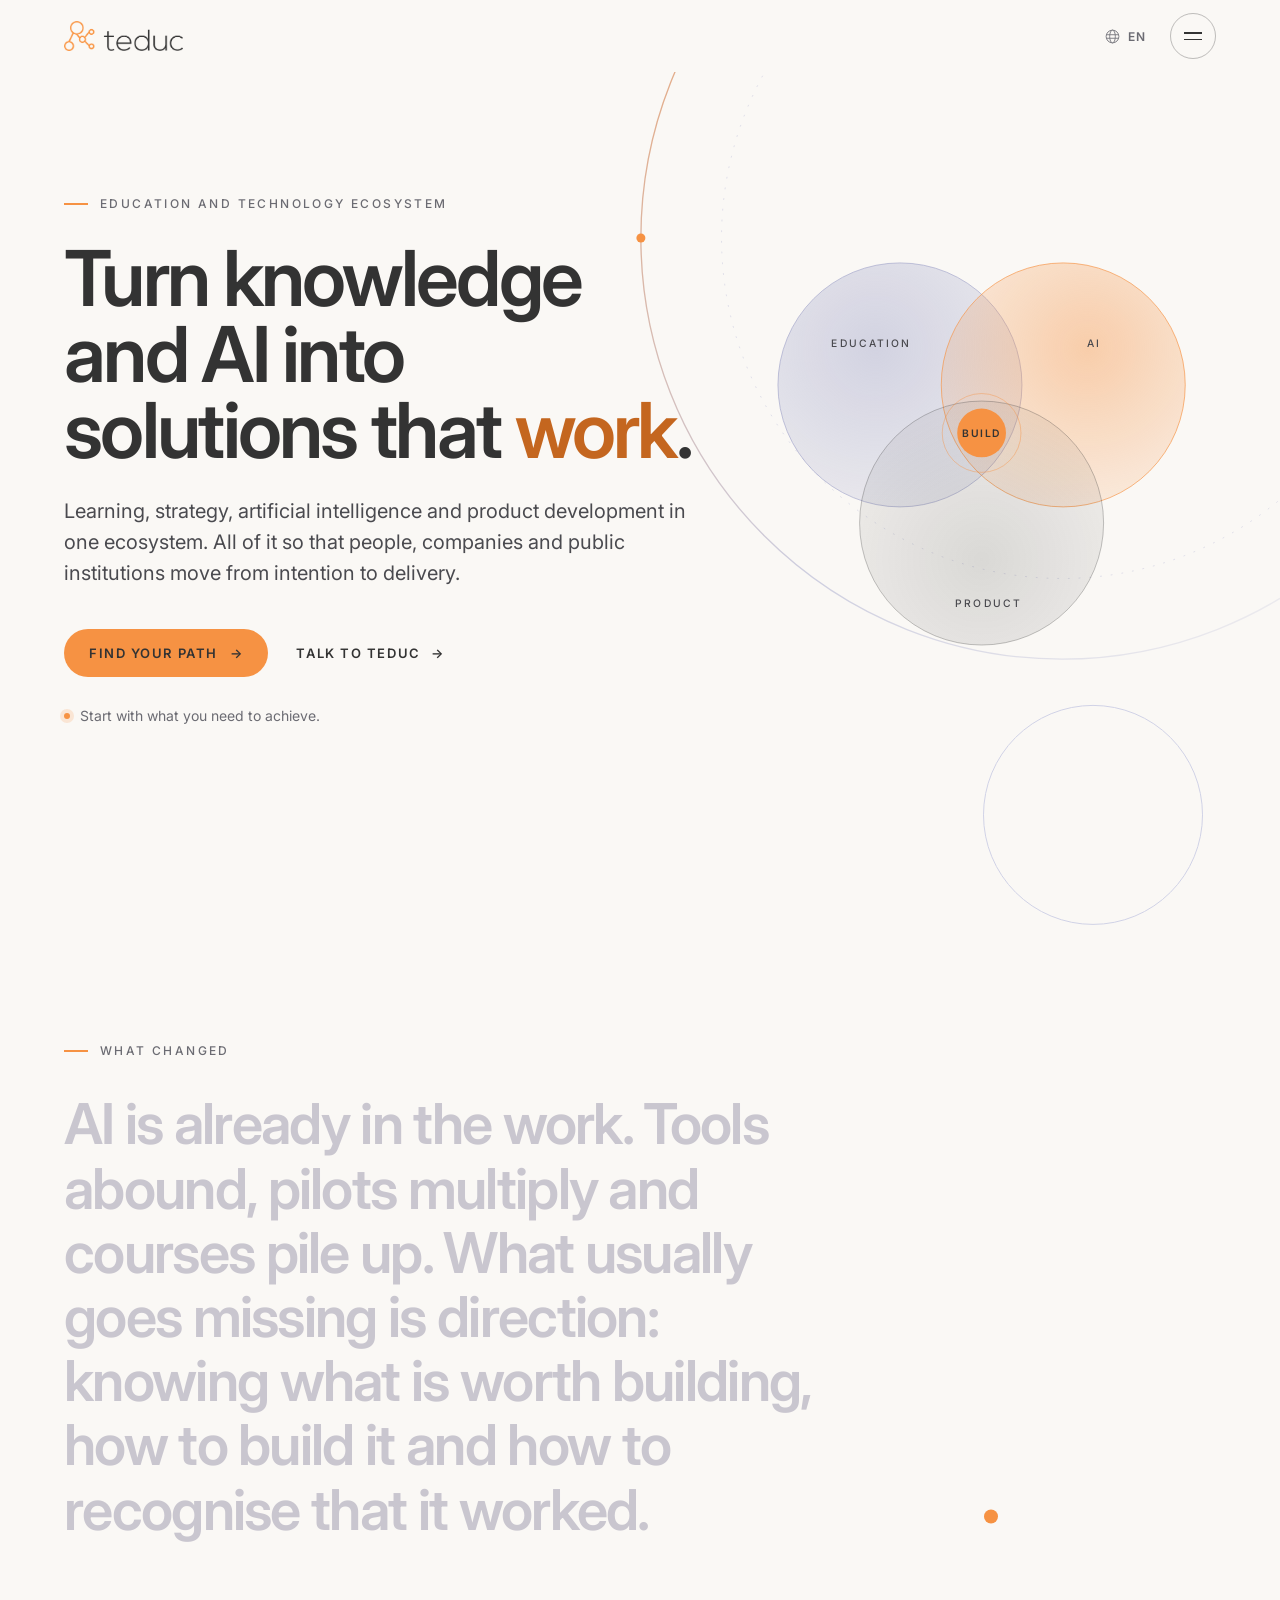
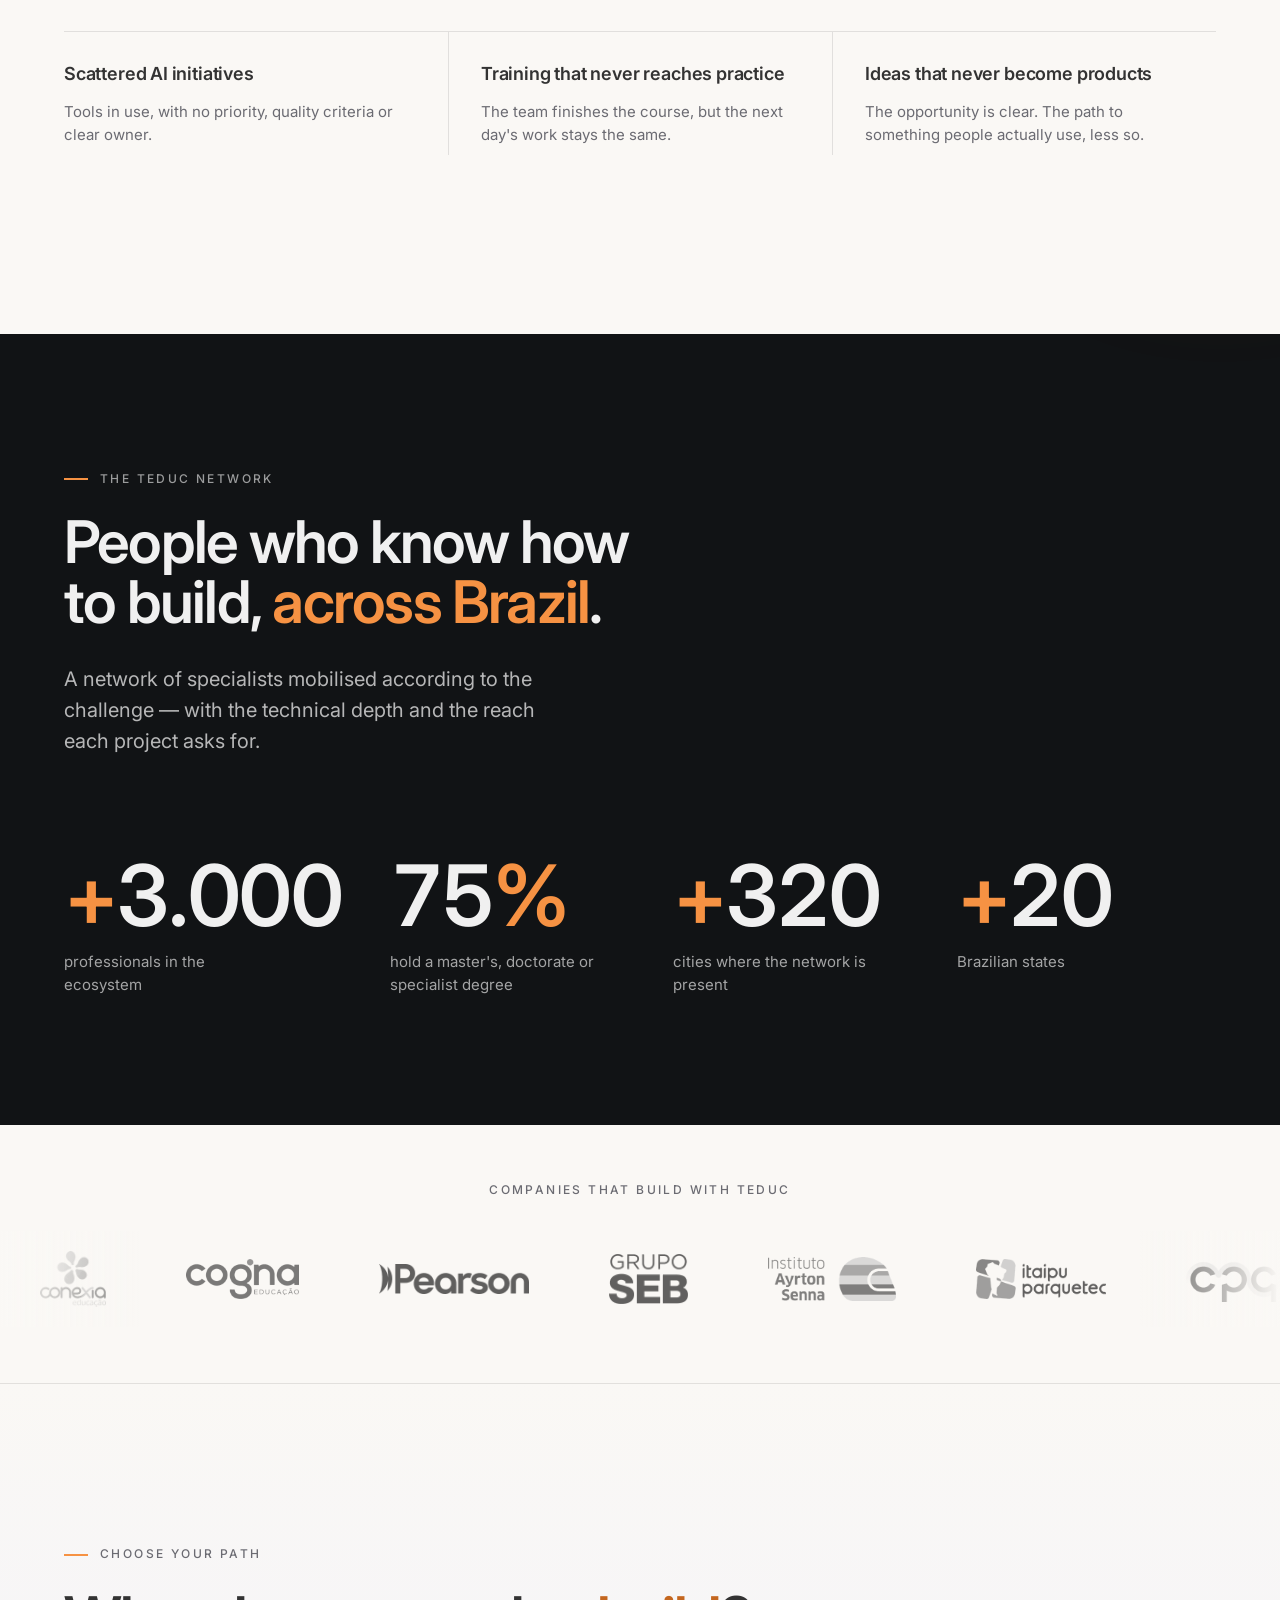
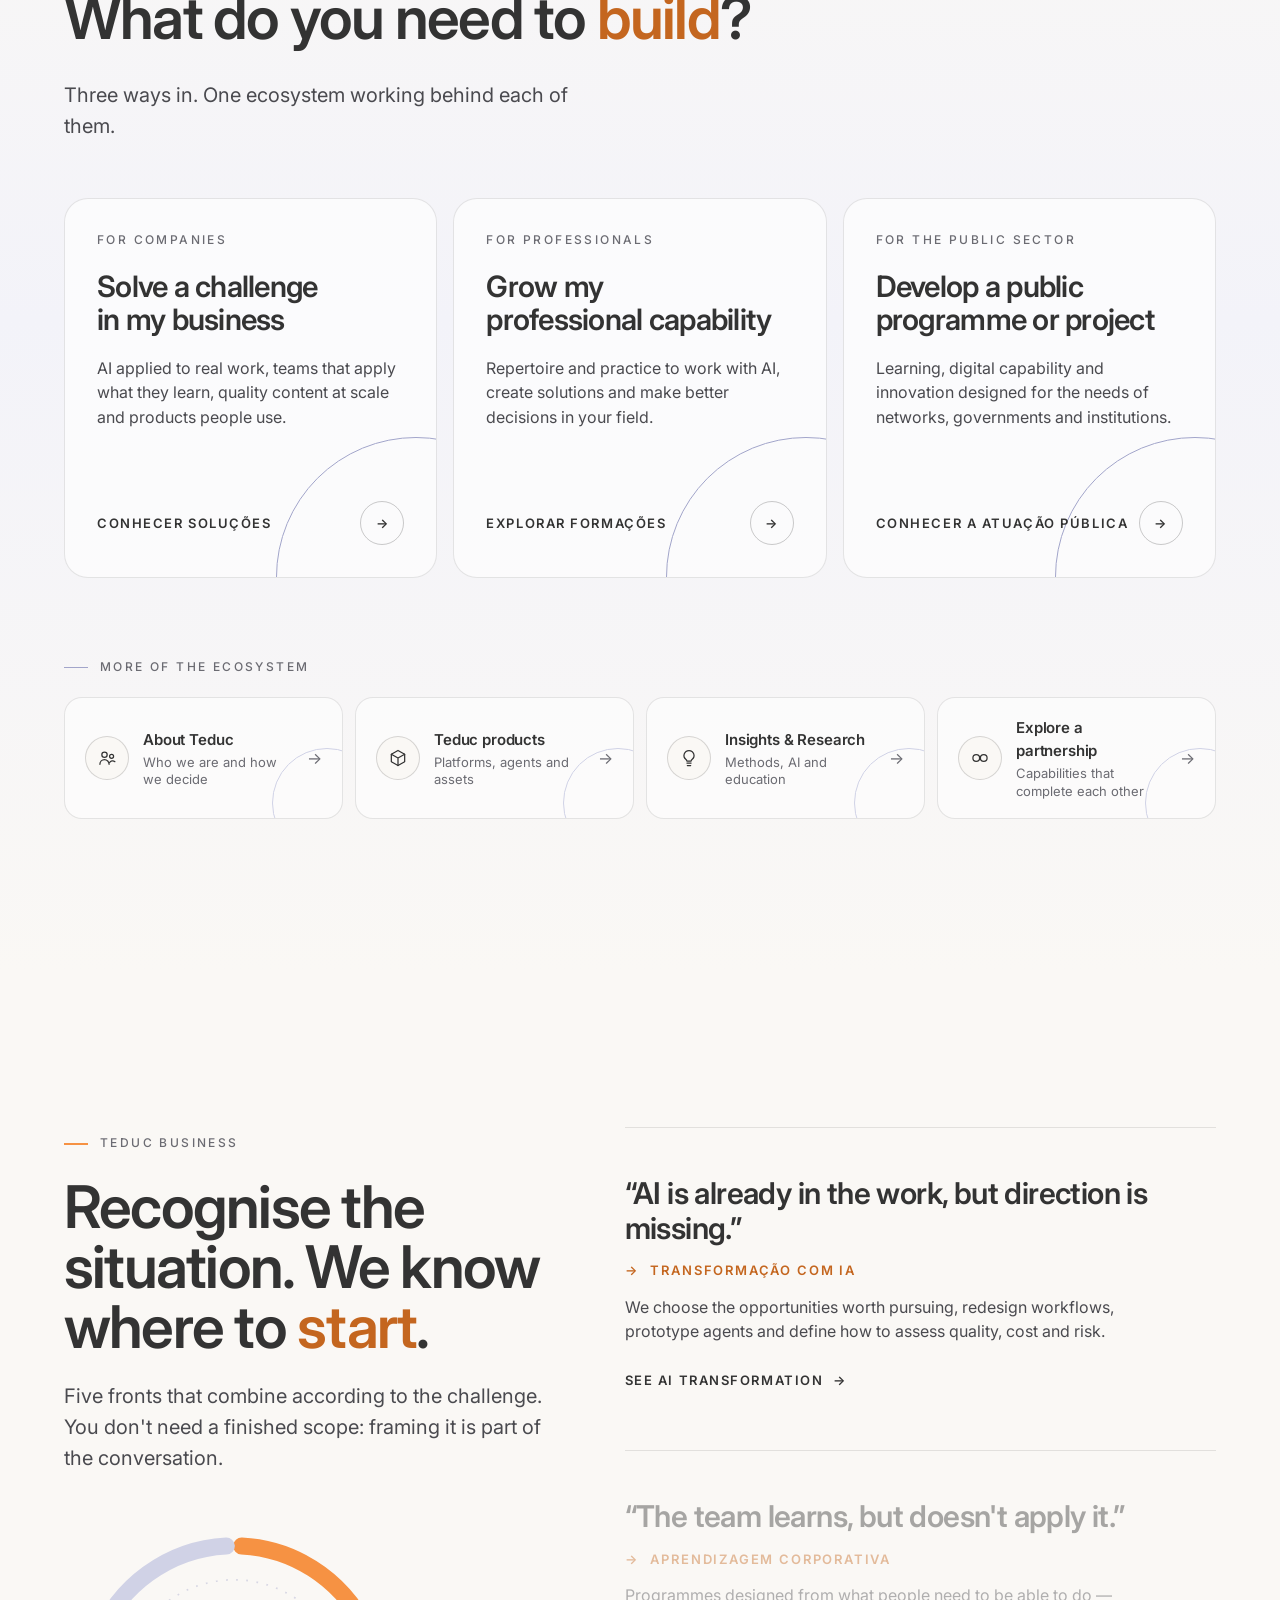
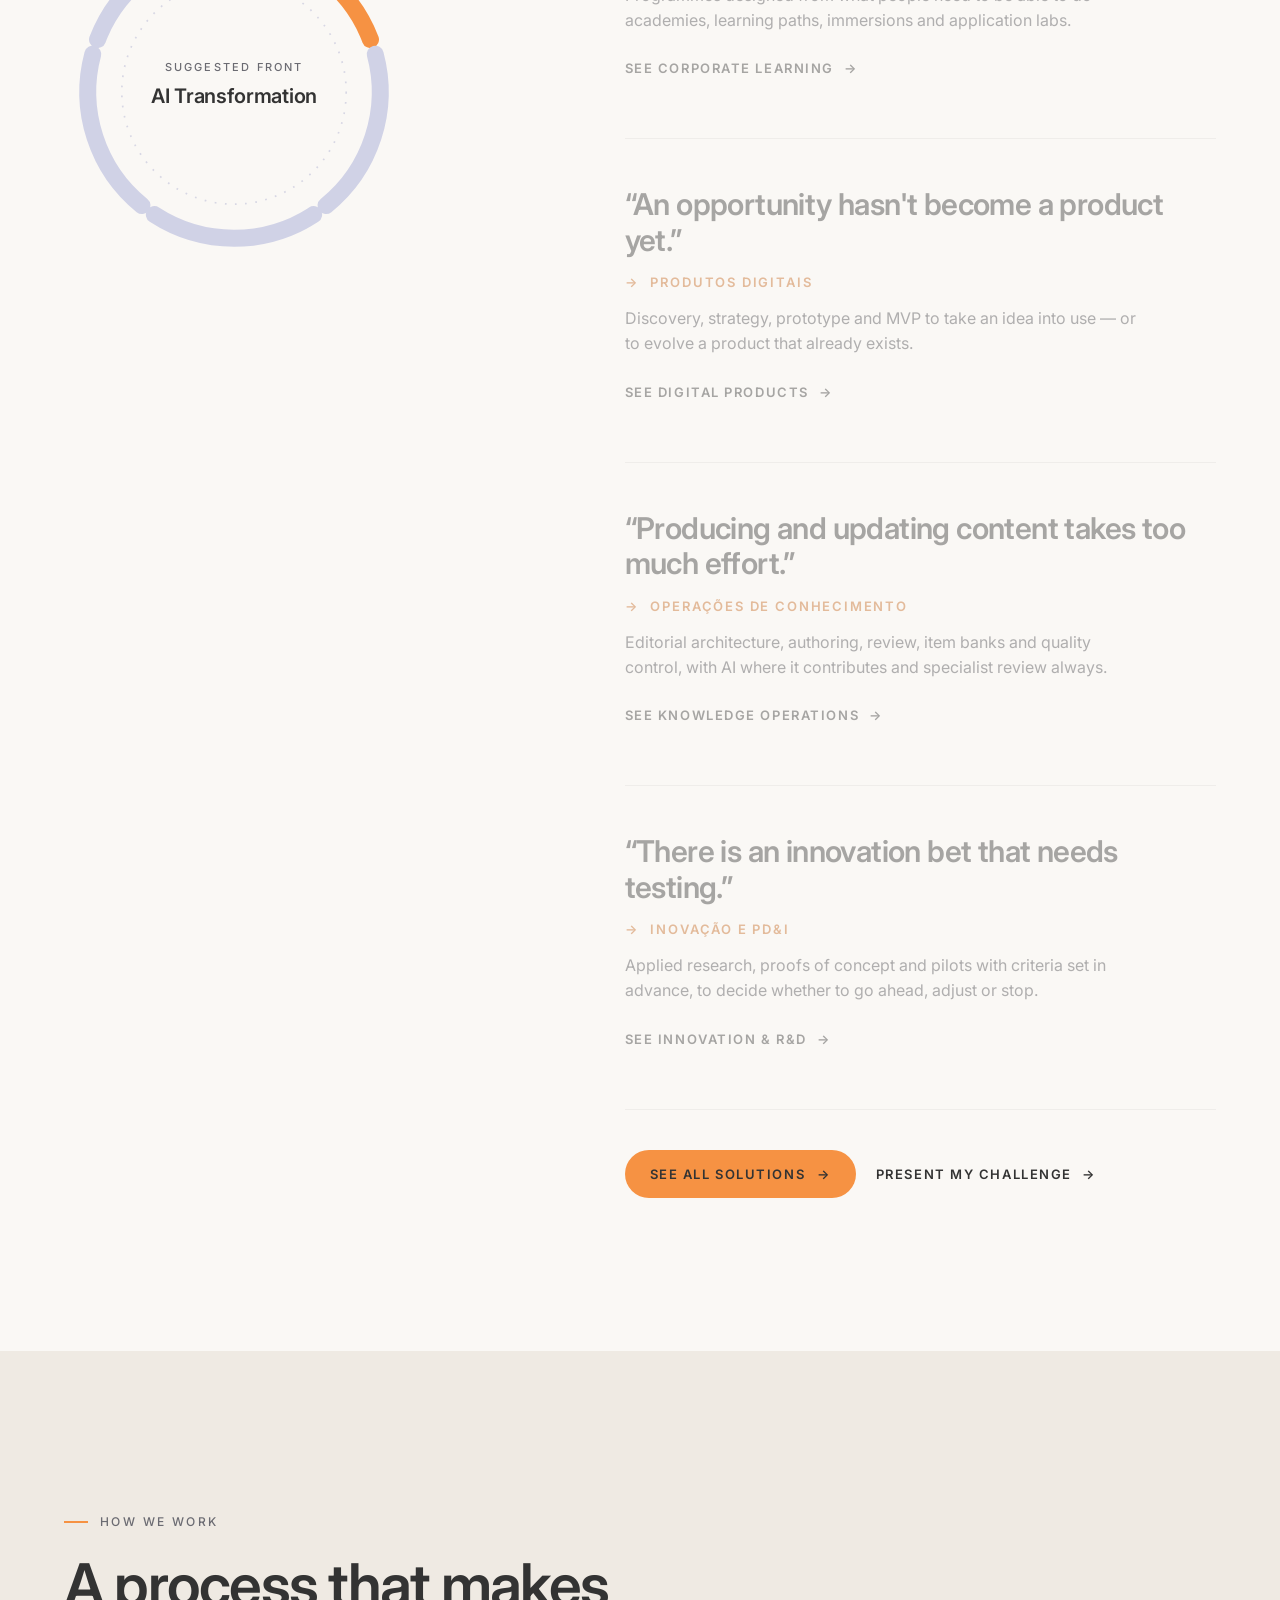
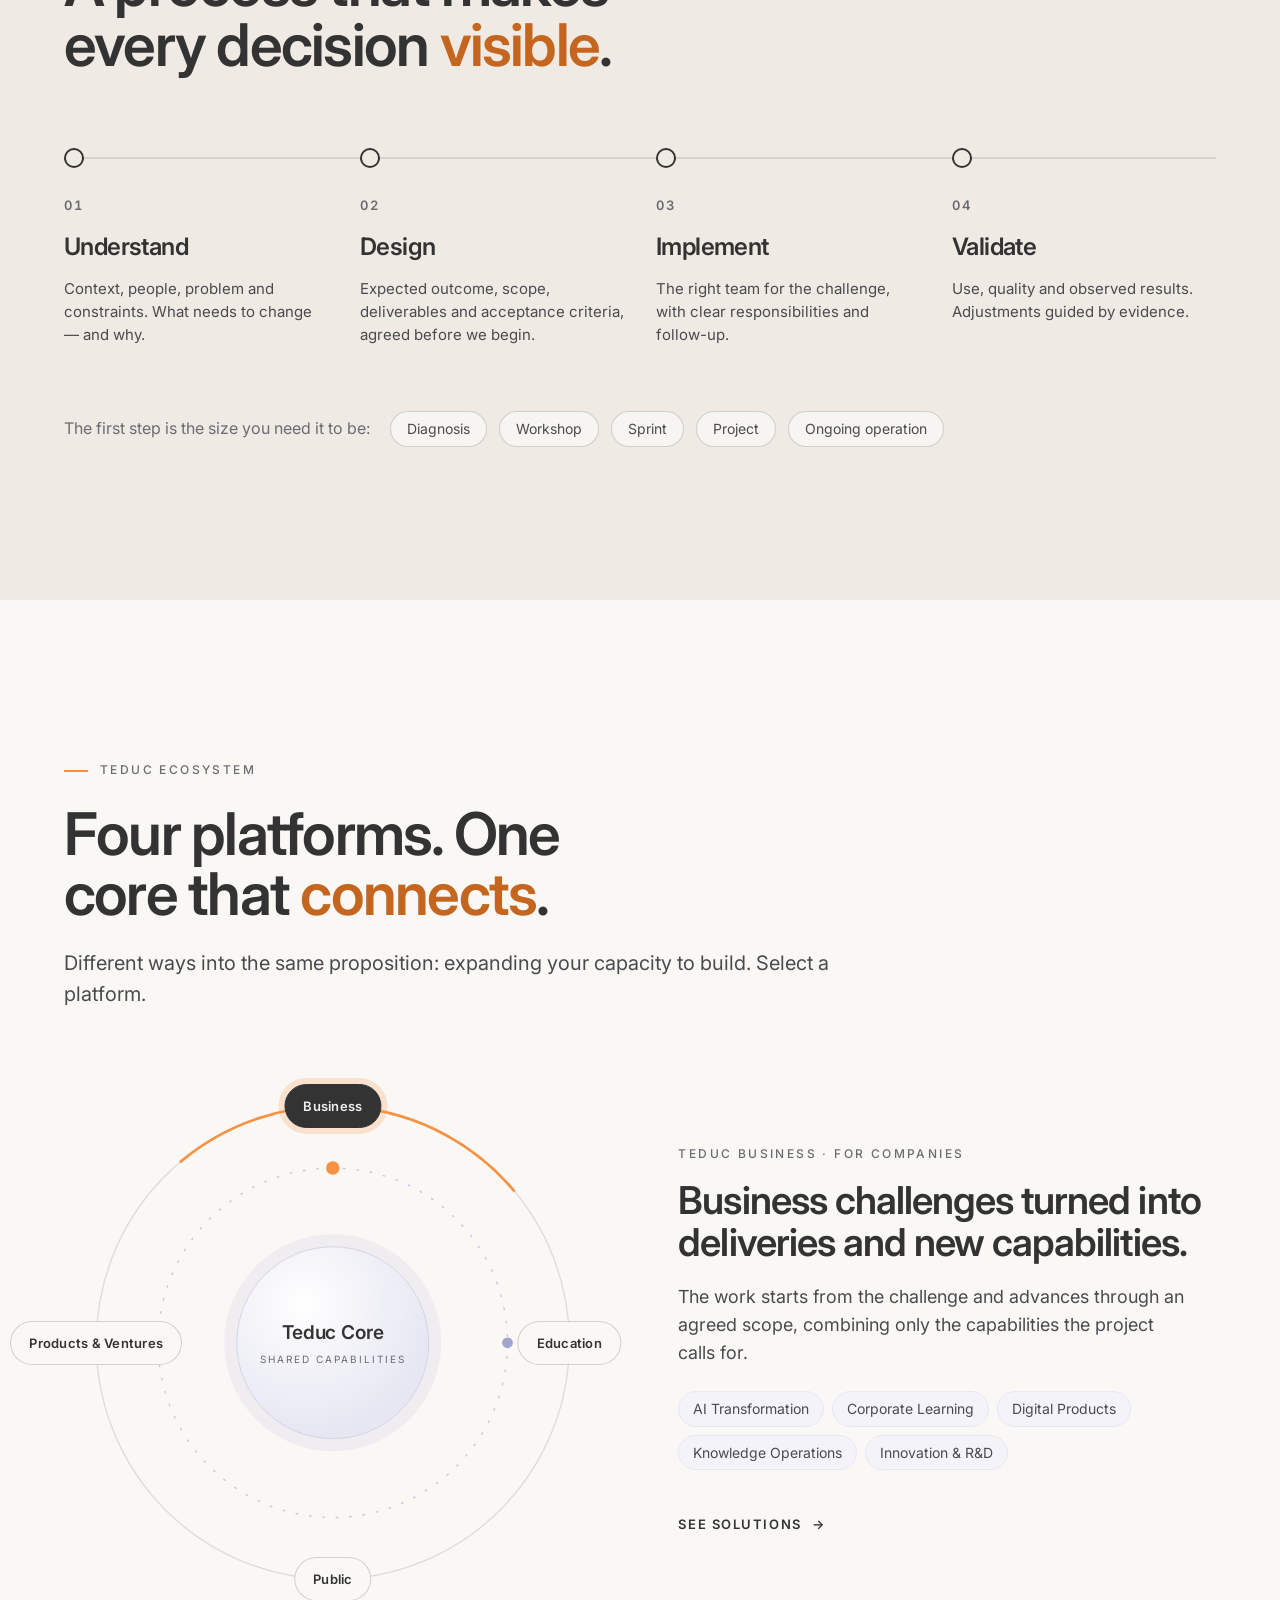
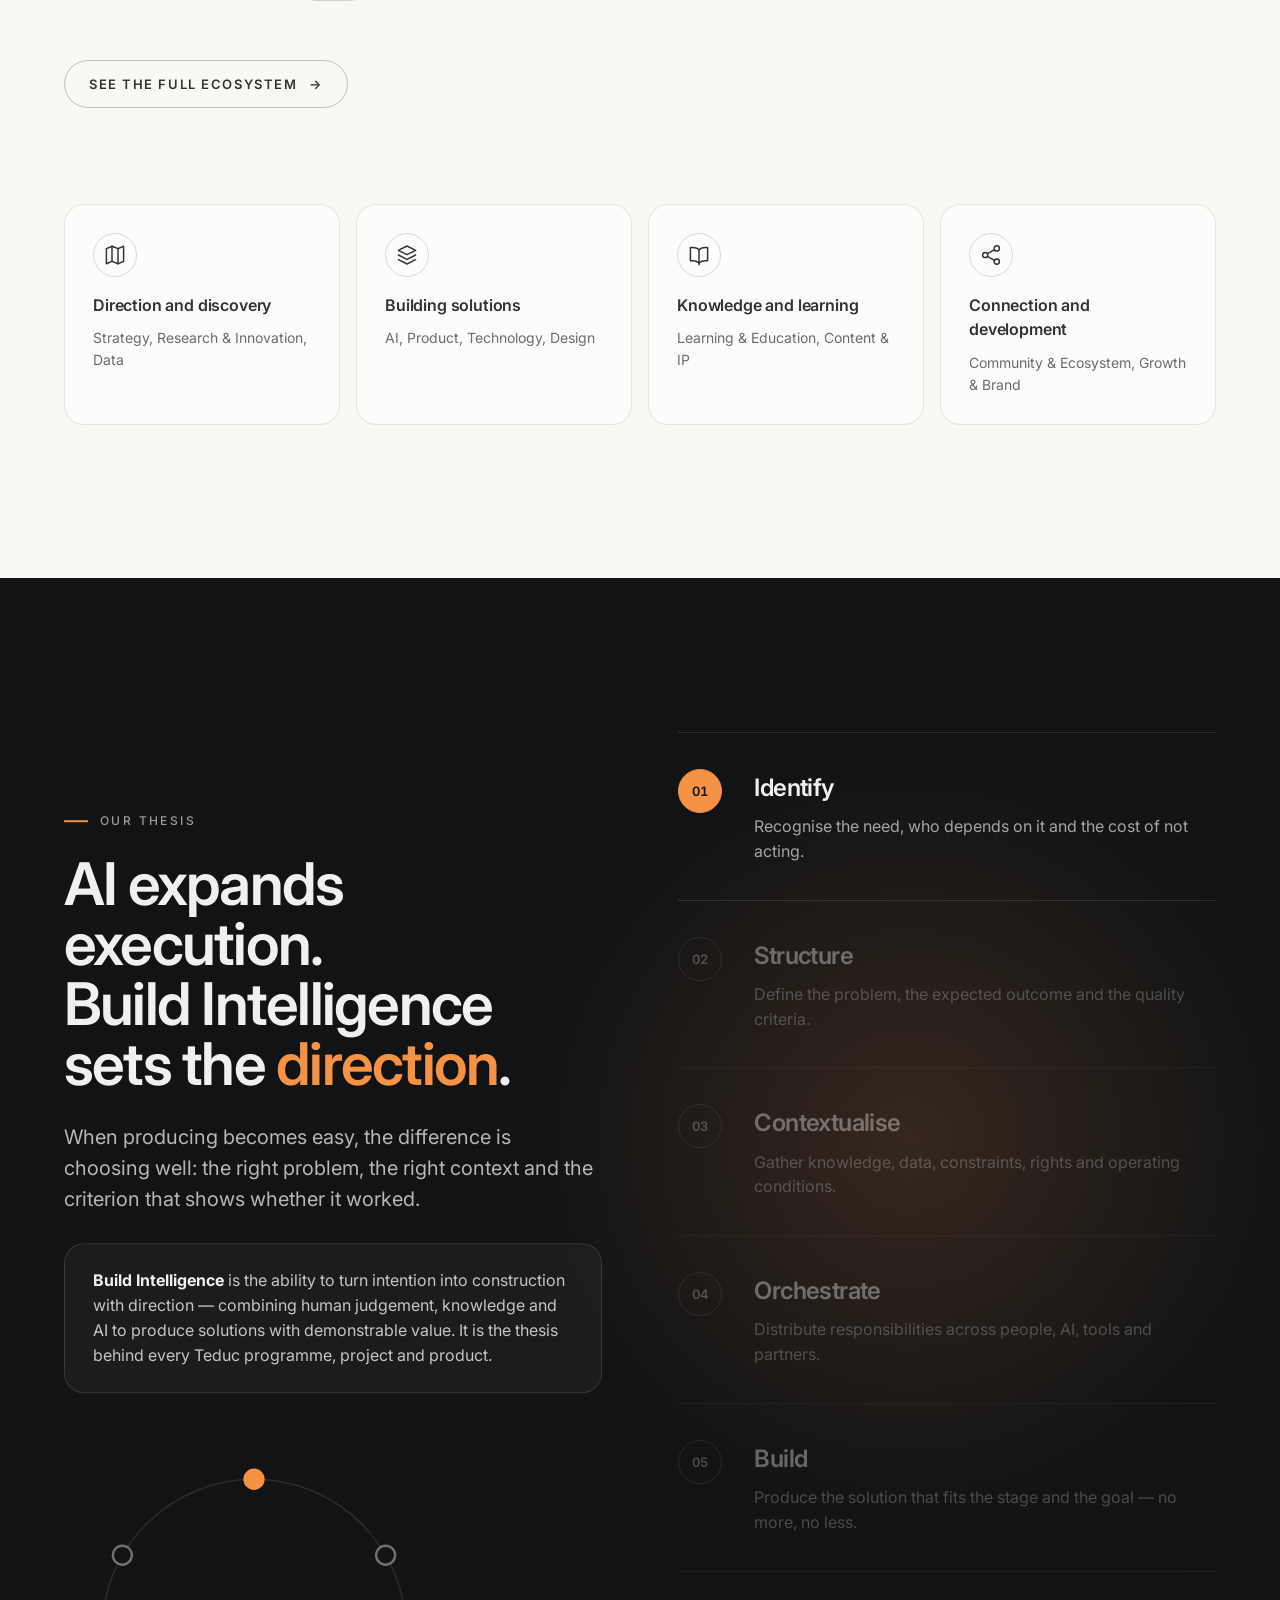
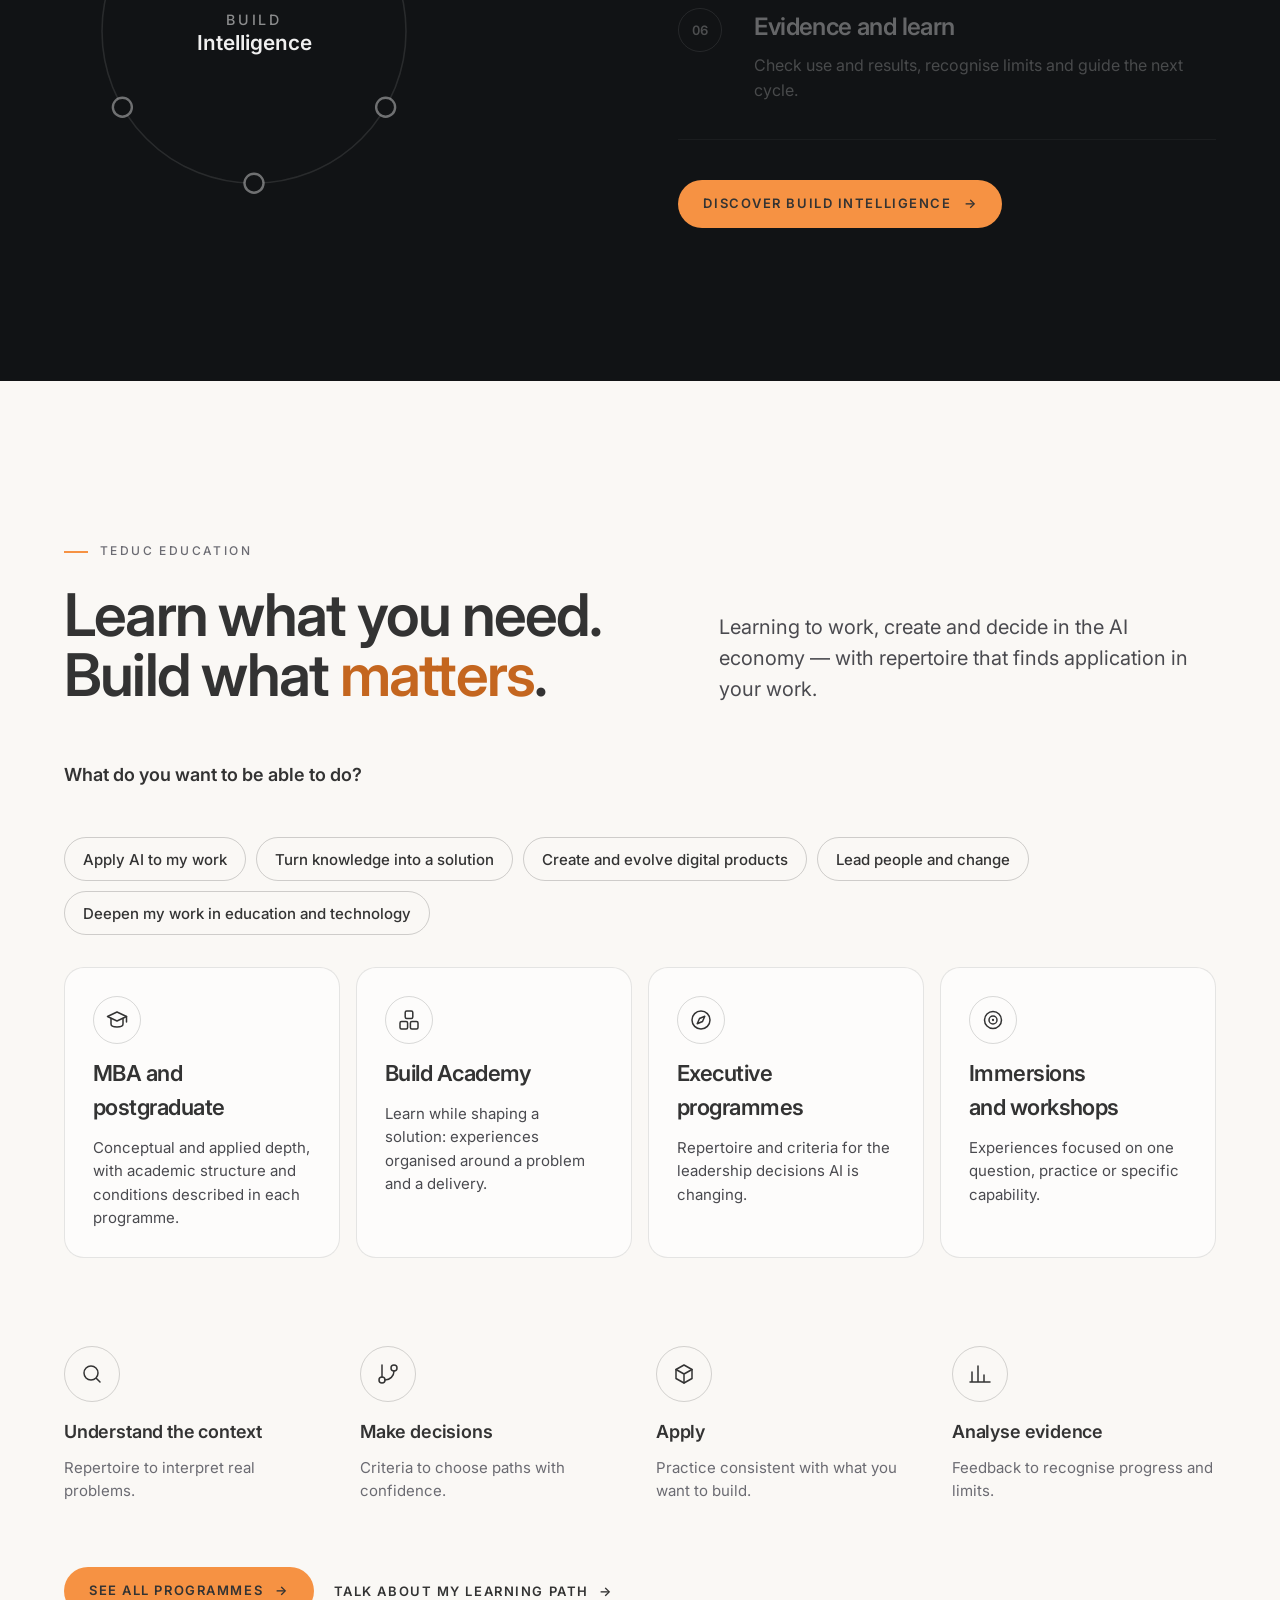
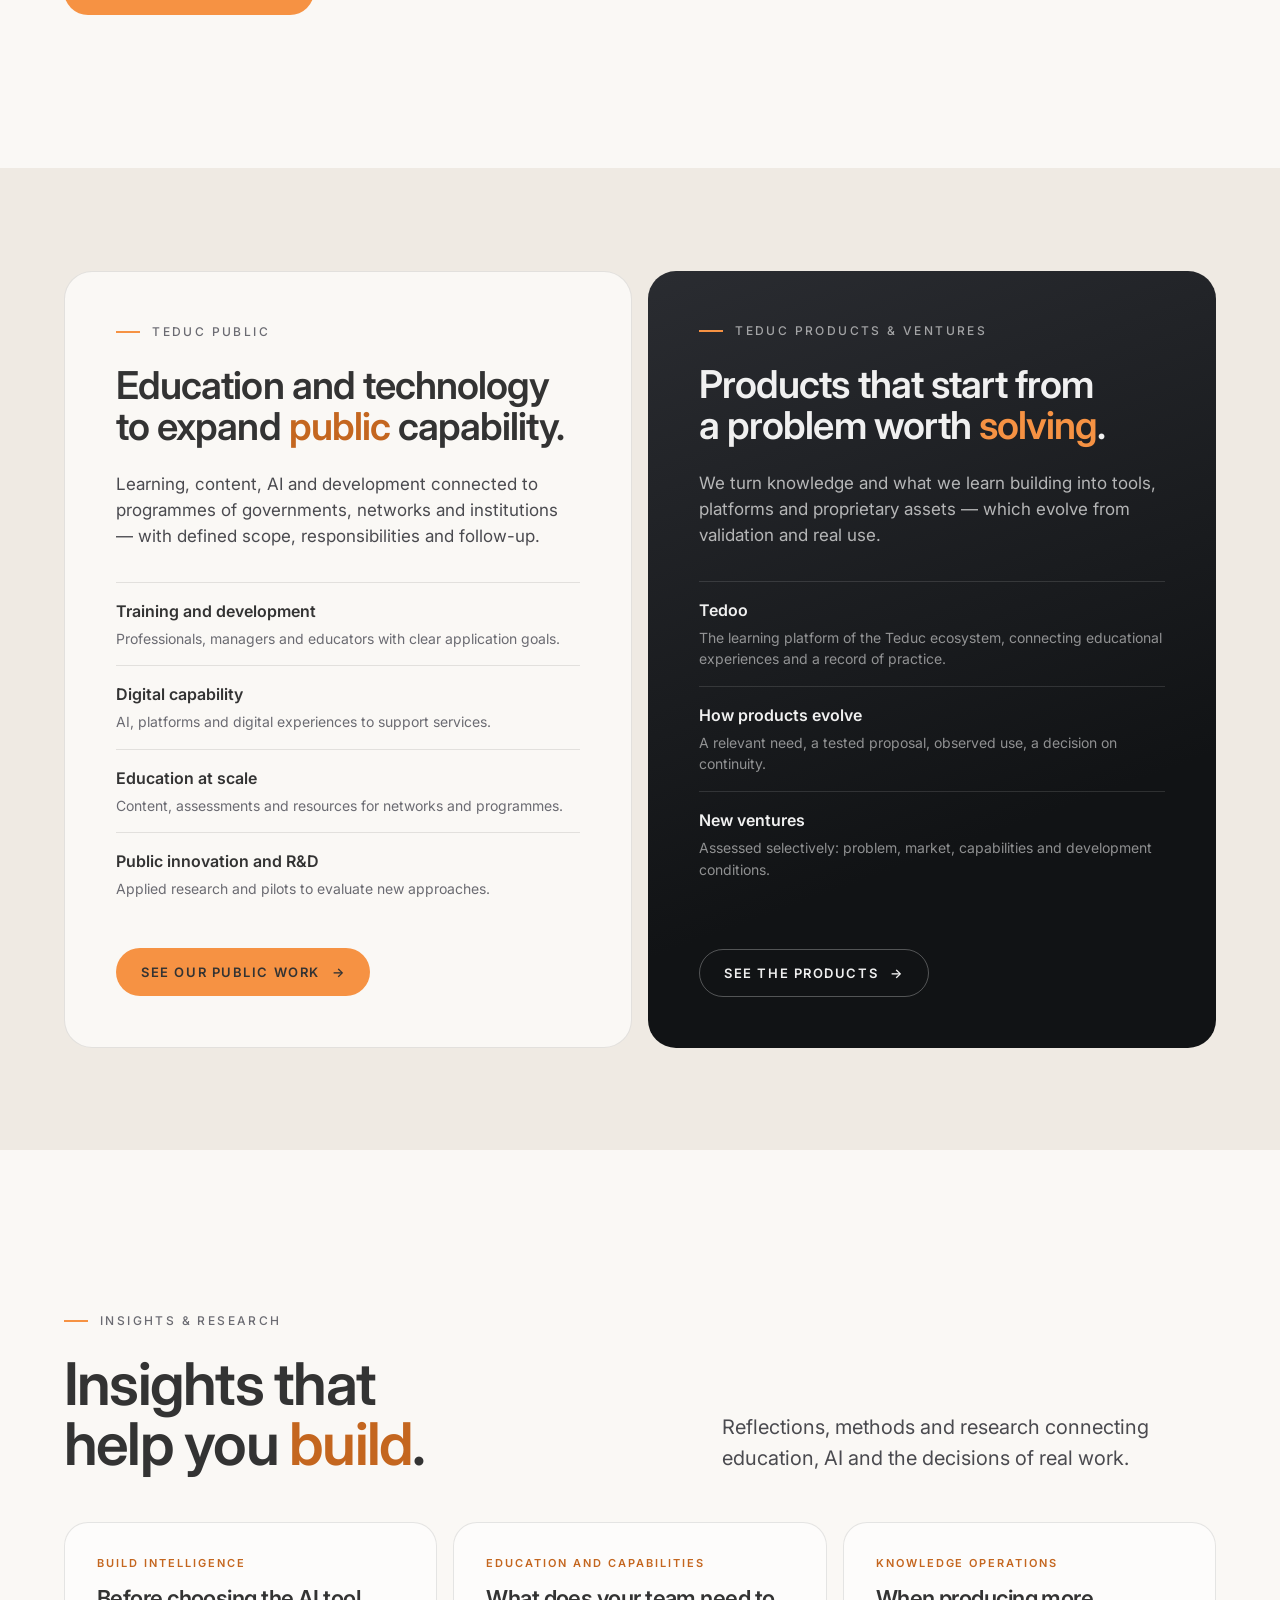
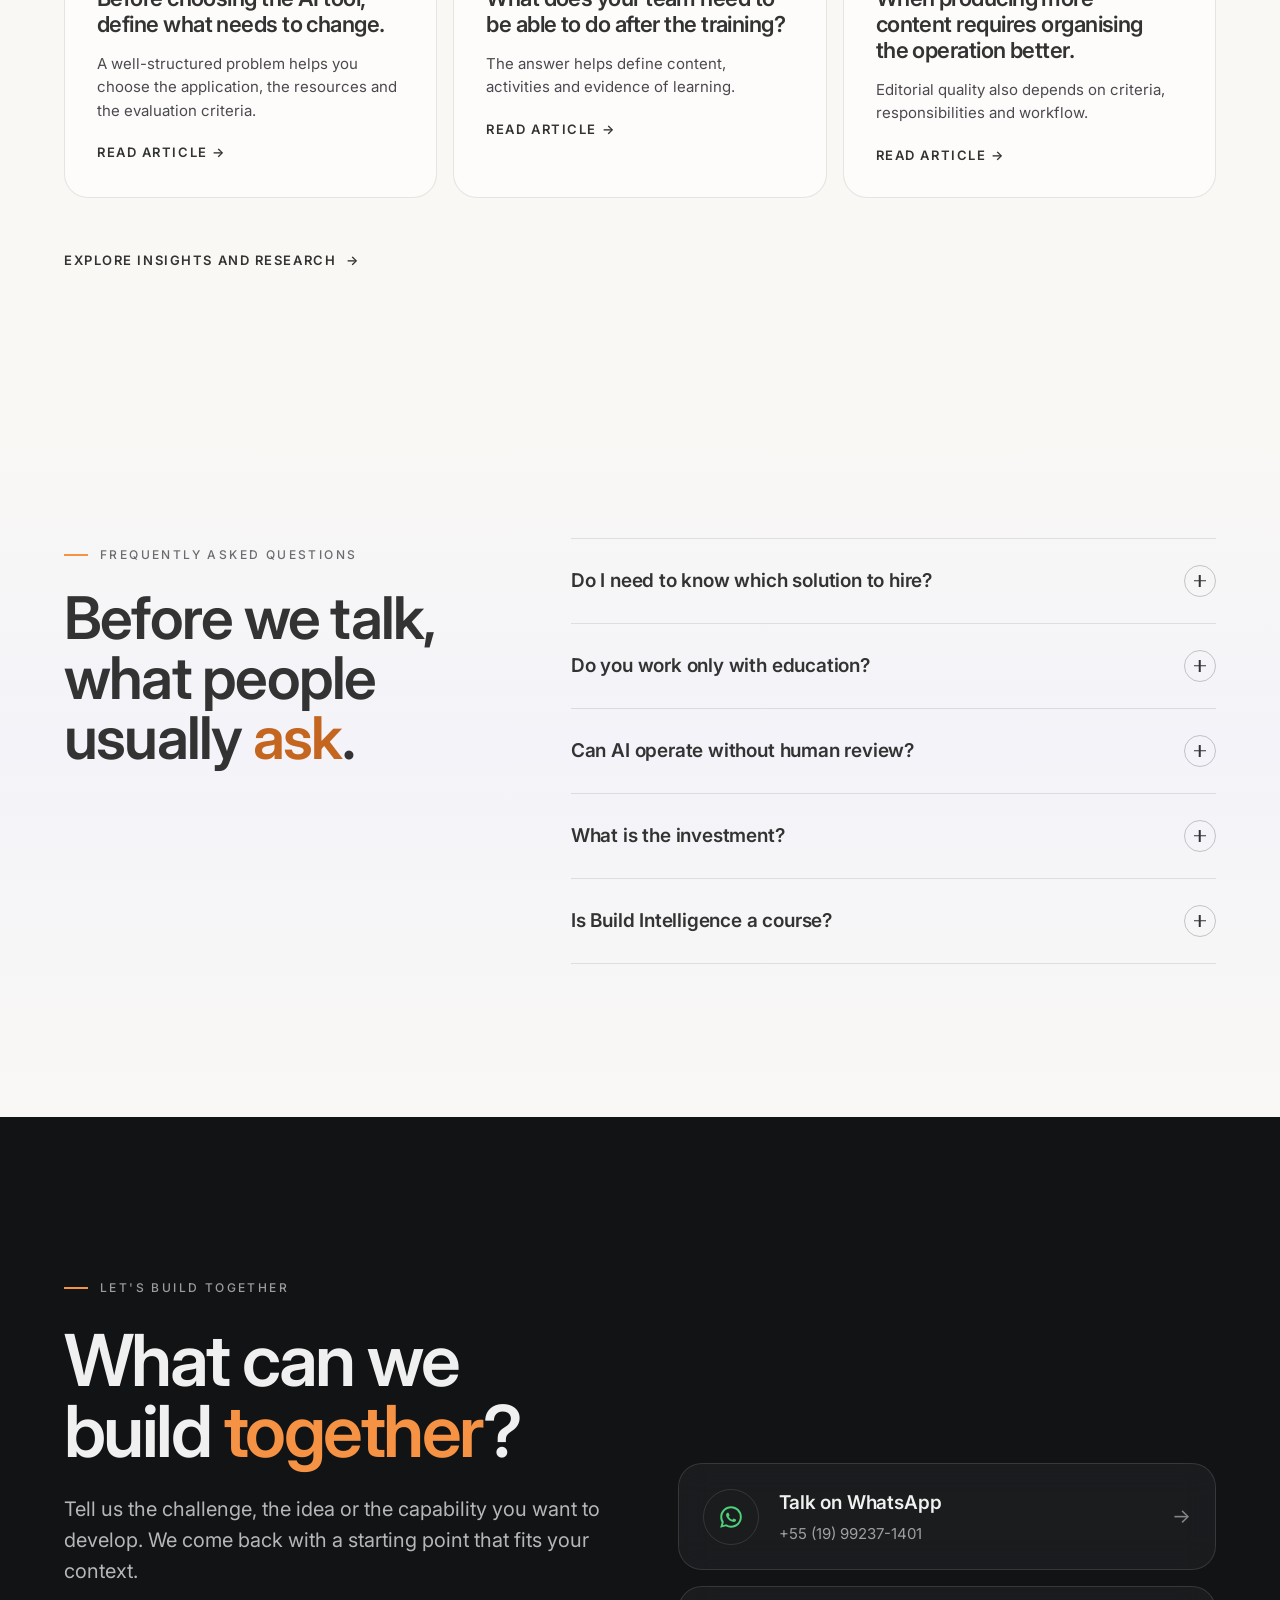
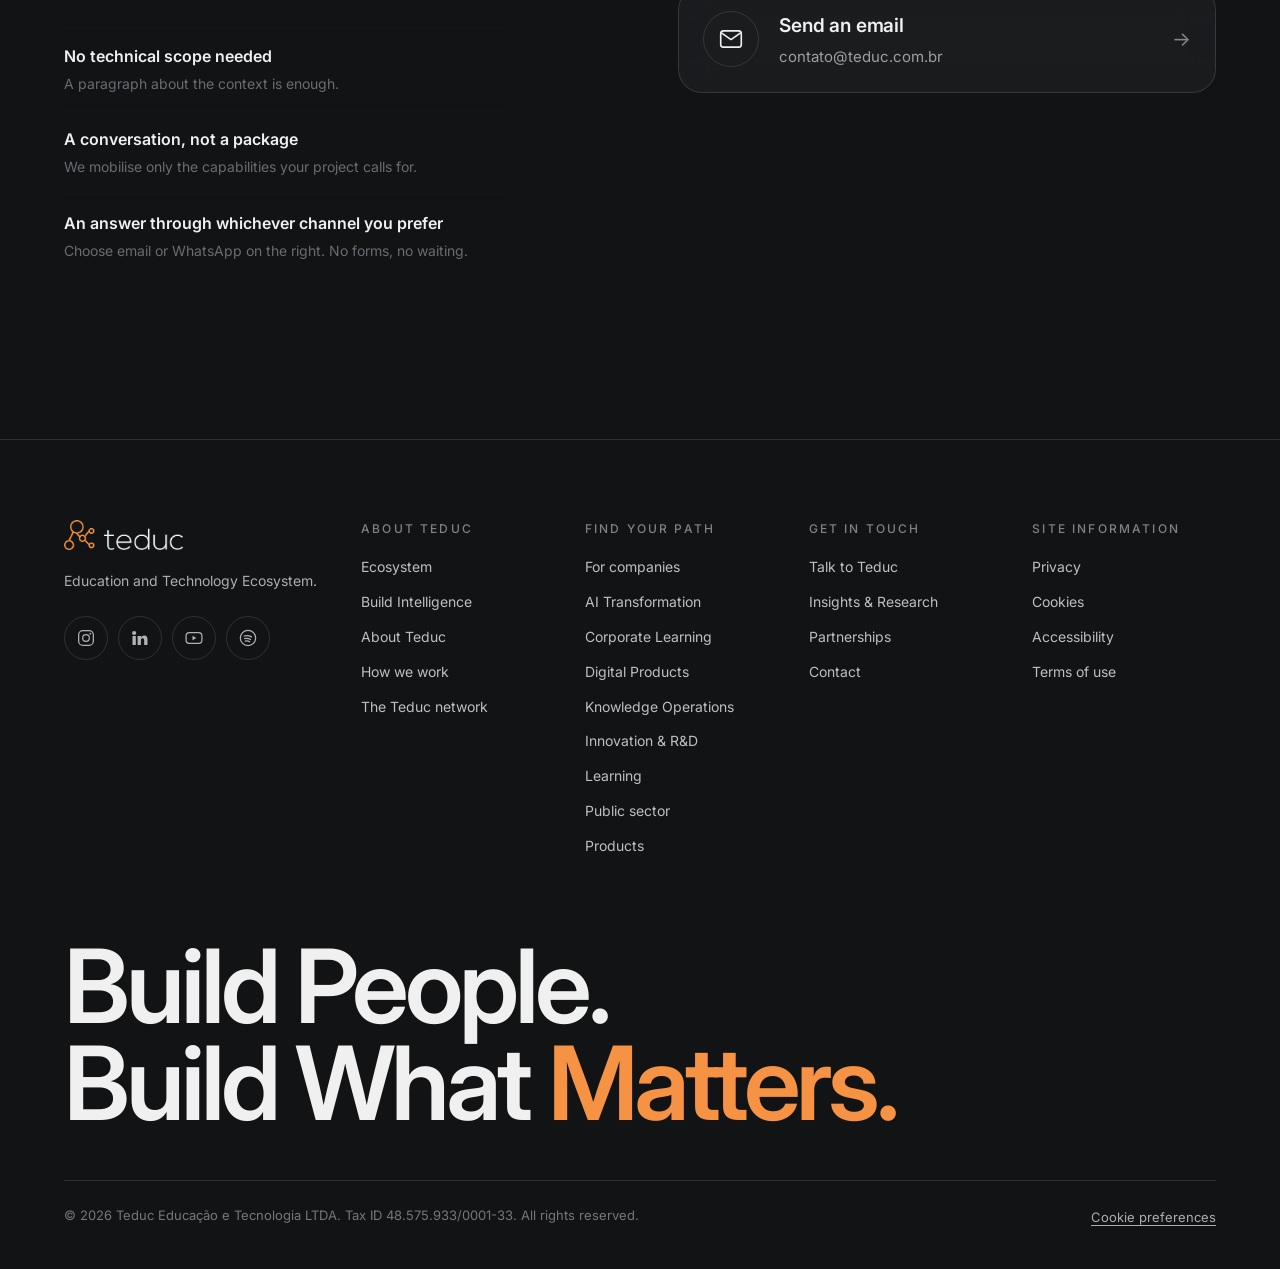
<file: en/index.html>
<!DOCTYPE html>
<html lang="en">
<head>
<meta charset="utf-8">
<title>Teduc — Education and technology ecosystem</title>
<meta name="description" content="Learning, strategy, artificial intelligence and product development in one ecosystem. So that people, companies and public institutions move from intention to delivery.">
<link rel="canonical" href="https://teduc.com.br/">
<meta property="og:type" content="website">
<meta property="og:site_name" content="Teduc">
<meta property="og:locale" content="en_US">
<meta property="og:url" content="https://teduc.com.br/en">
<meta property="og:title" content="Teduc — Education and technology ecosystem">
<meta property="og:description" content="Learning, strategy, artificial intelligence and product development in one ecosystem. So that people, companies and public institutions move from intention to delivery.">
<meta property="og:image" content="https://teduc.com.br/assets/og/teduc-og-en.png">
<meta property="og:image:type" content="image/png">
<meta property="og:image:width" content="1200">
<meta property="og:image:height" content="630">
<meta property="og:image:alt" content="Teduc — Turn knowledge and AI into solutions that work.">
<meta name="twitter:card" content="summary_large_image">
<meta name="twitter:title" content="Teduc — Education and technology ecosystem">
<meta name="twitter:description" content="Learning, strategy, artificial intelligence and product development in one ecosystem. So that people, companies and public institutions move from intention to delivery.">
<meta name="twitter:image" content="https://teduc.com.br/assets/og/teduc-og-en.png">
<script>try{localStorage.setItem("teducLang","en")}catch(e){}location.replace("/");</script>
<meta http-equiv="refresh" content="0; url=/">
</head>
<body></body>
</html>
</file>
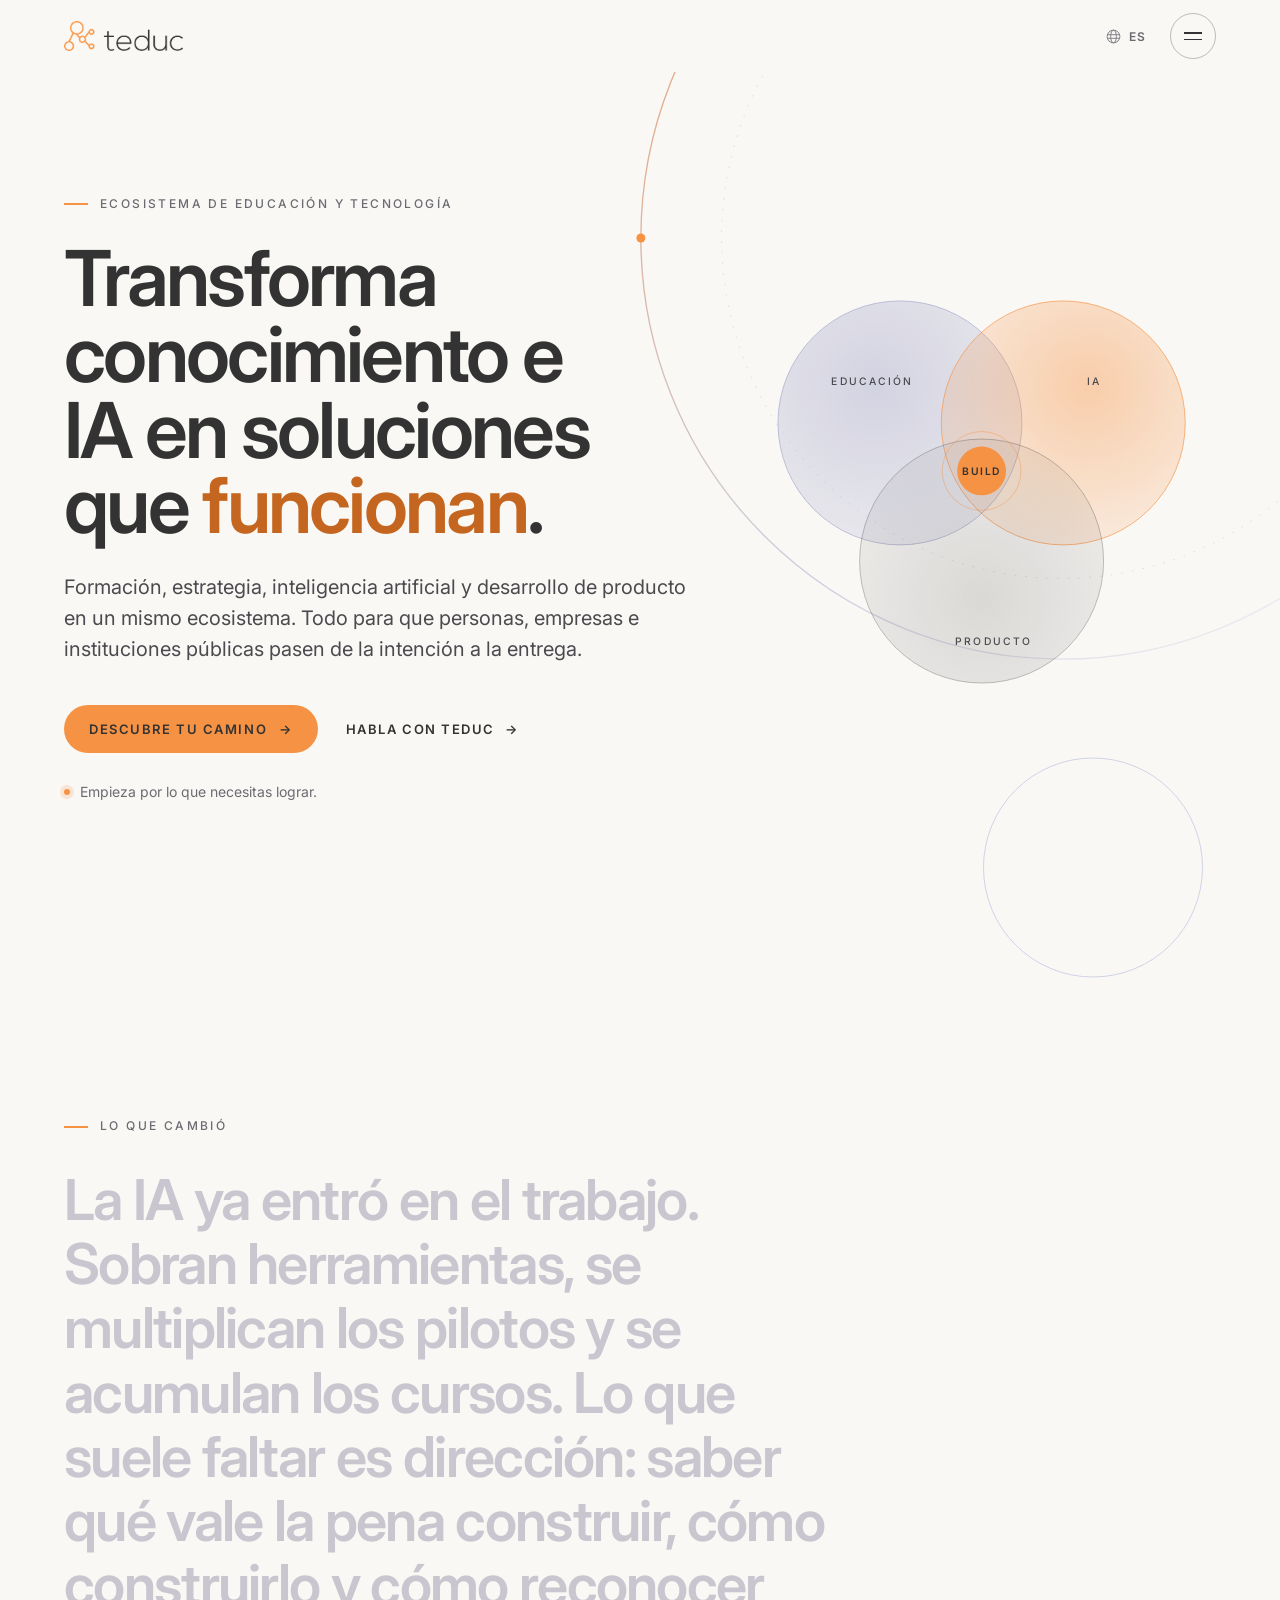
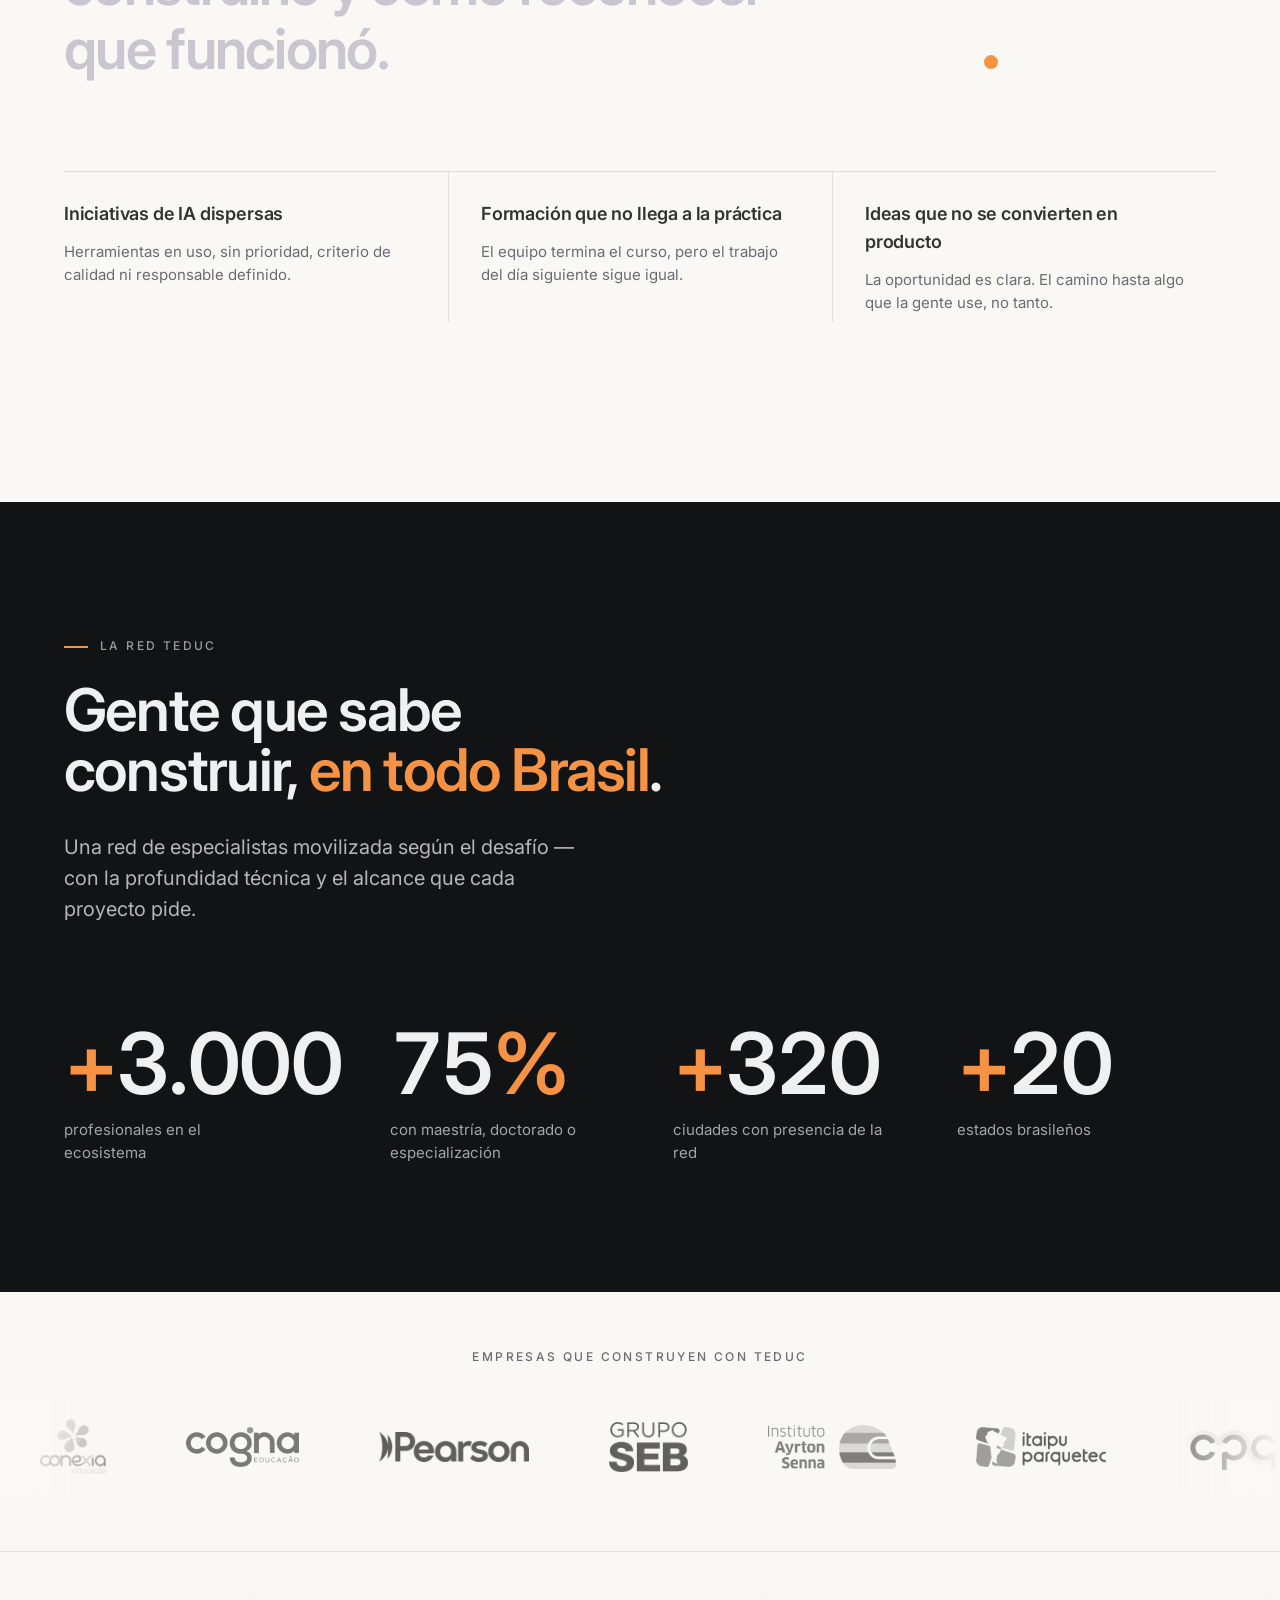
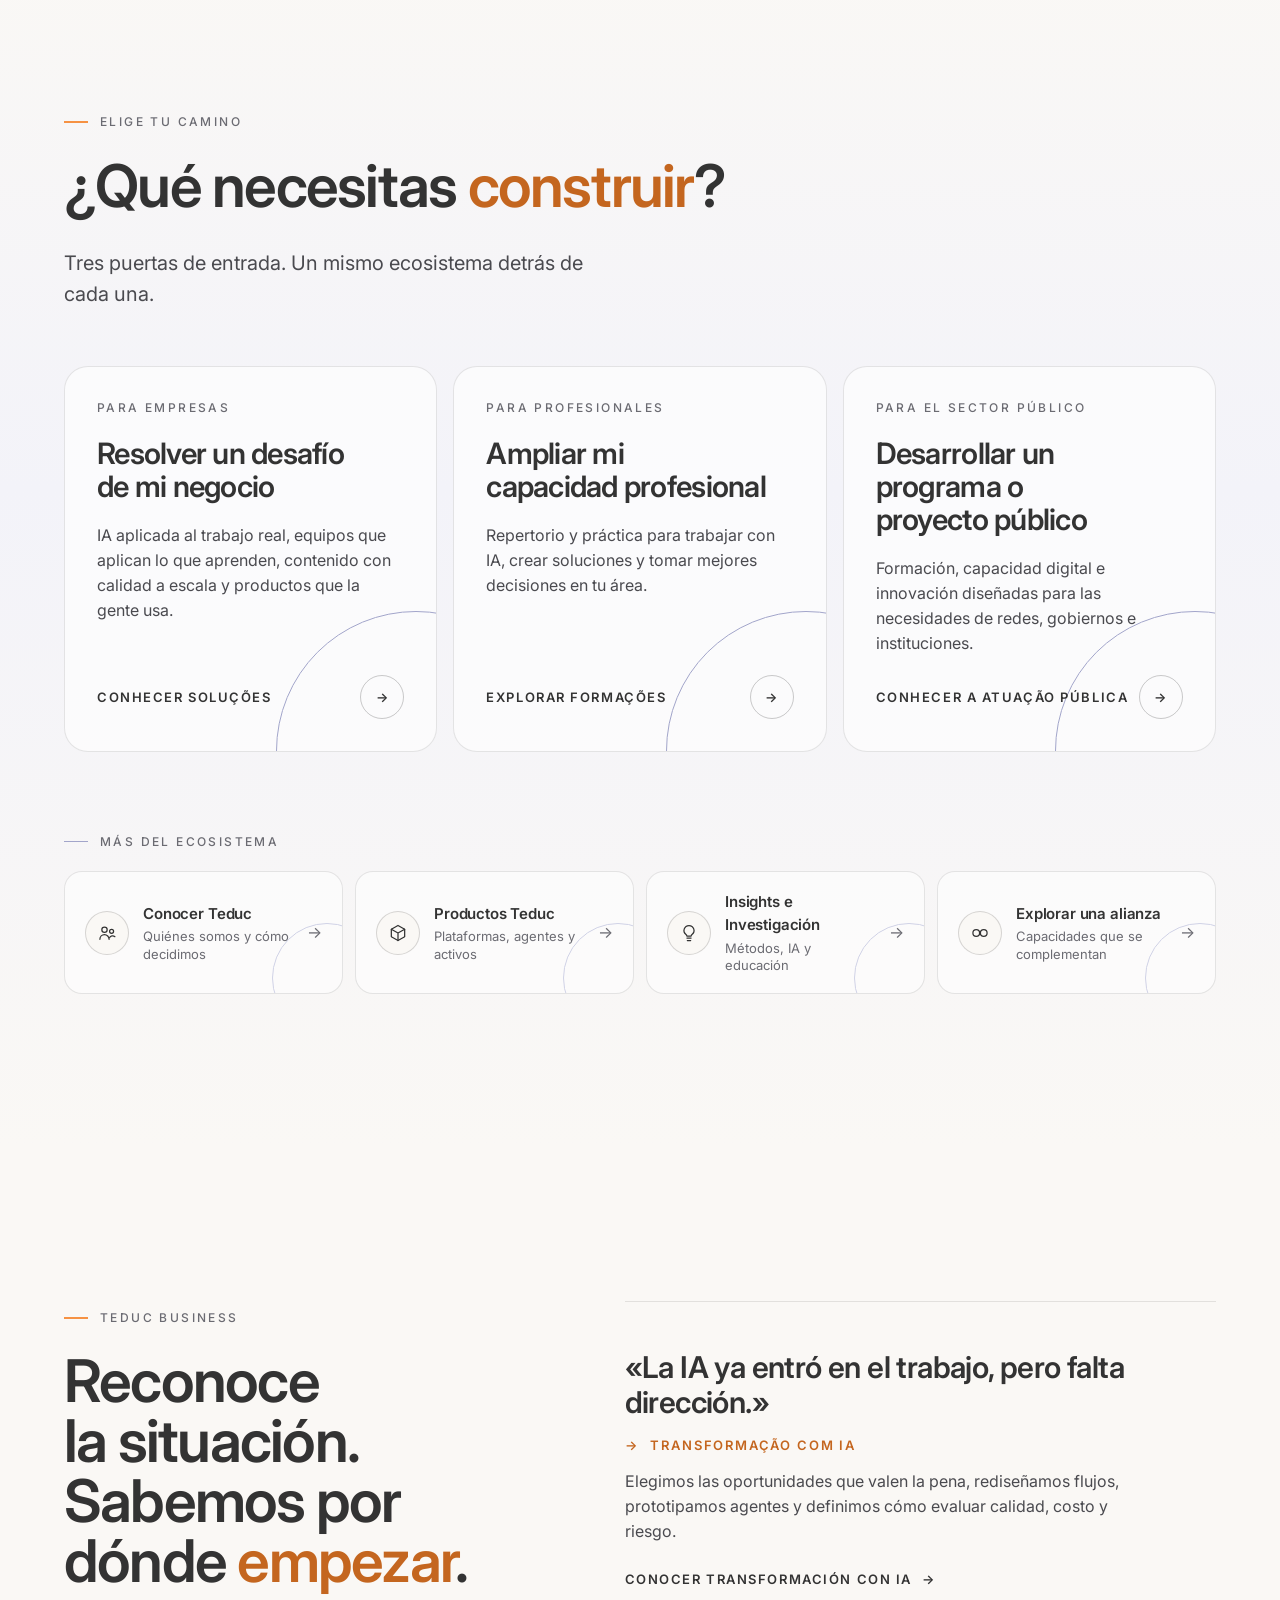
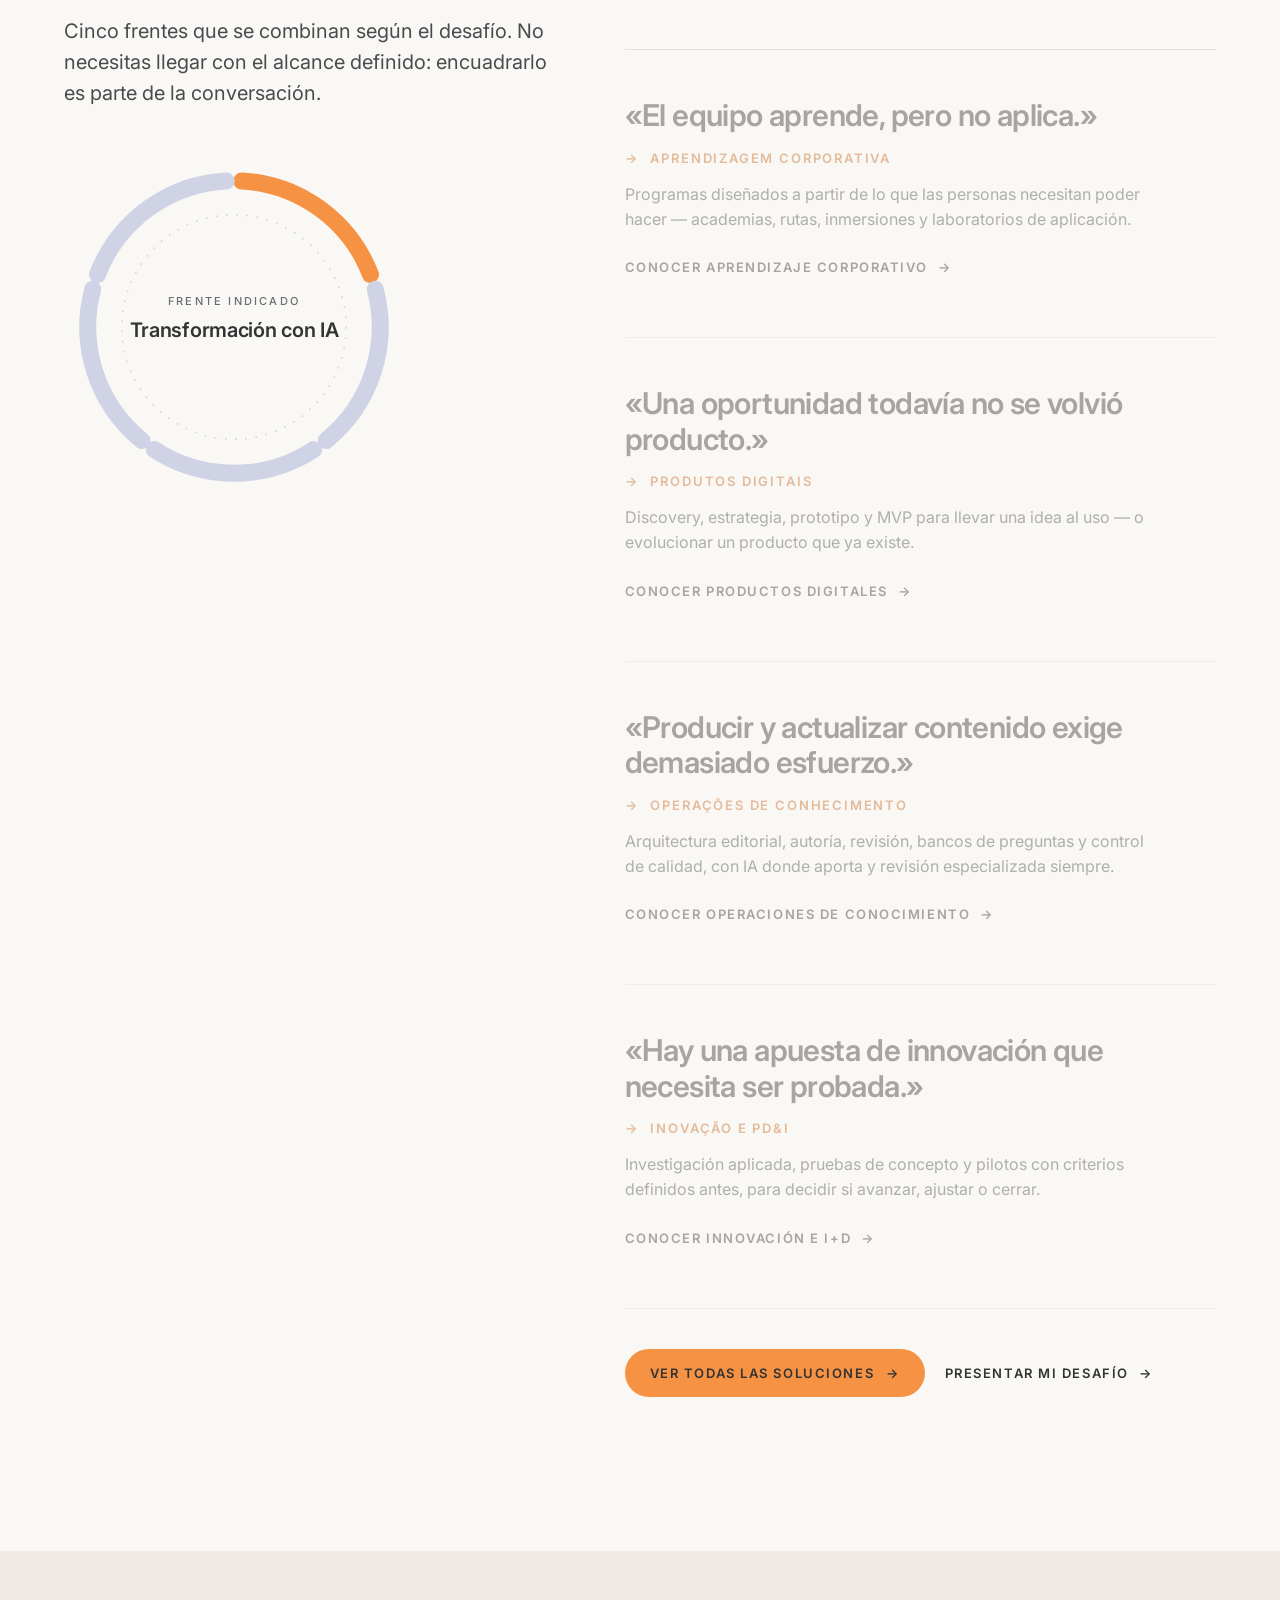
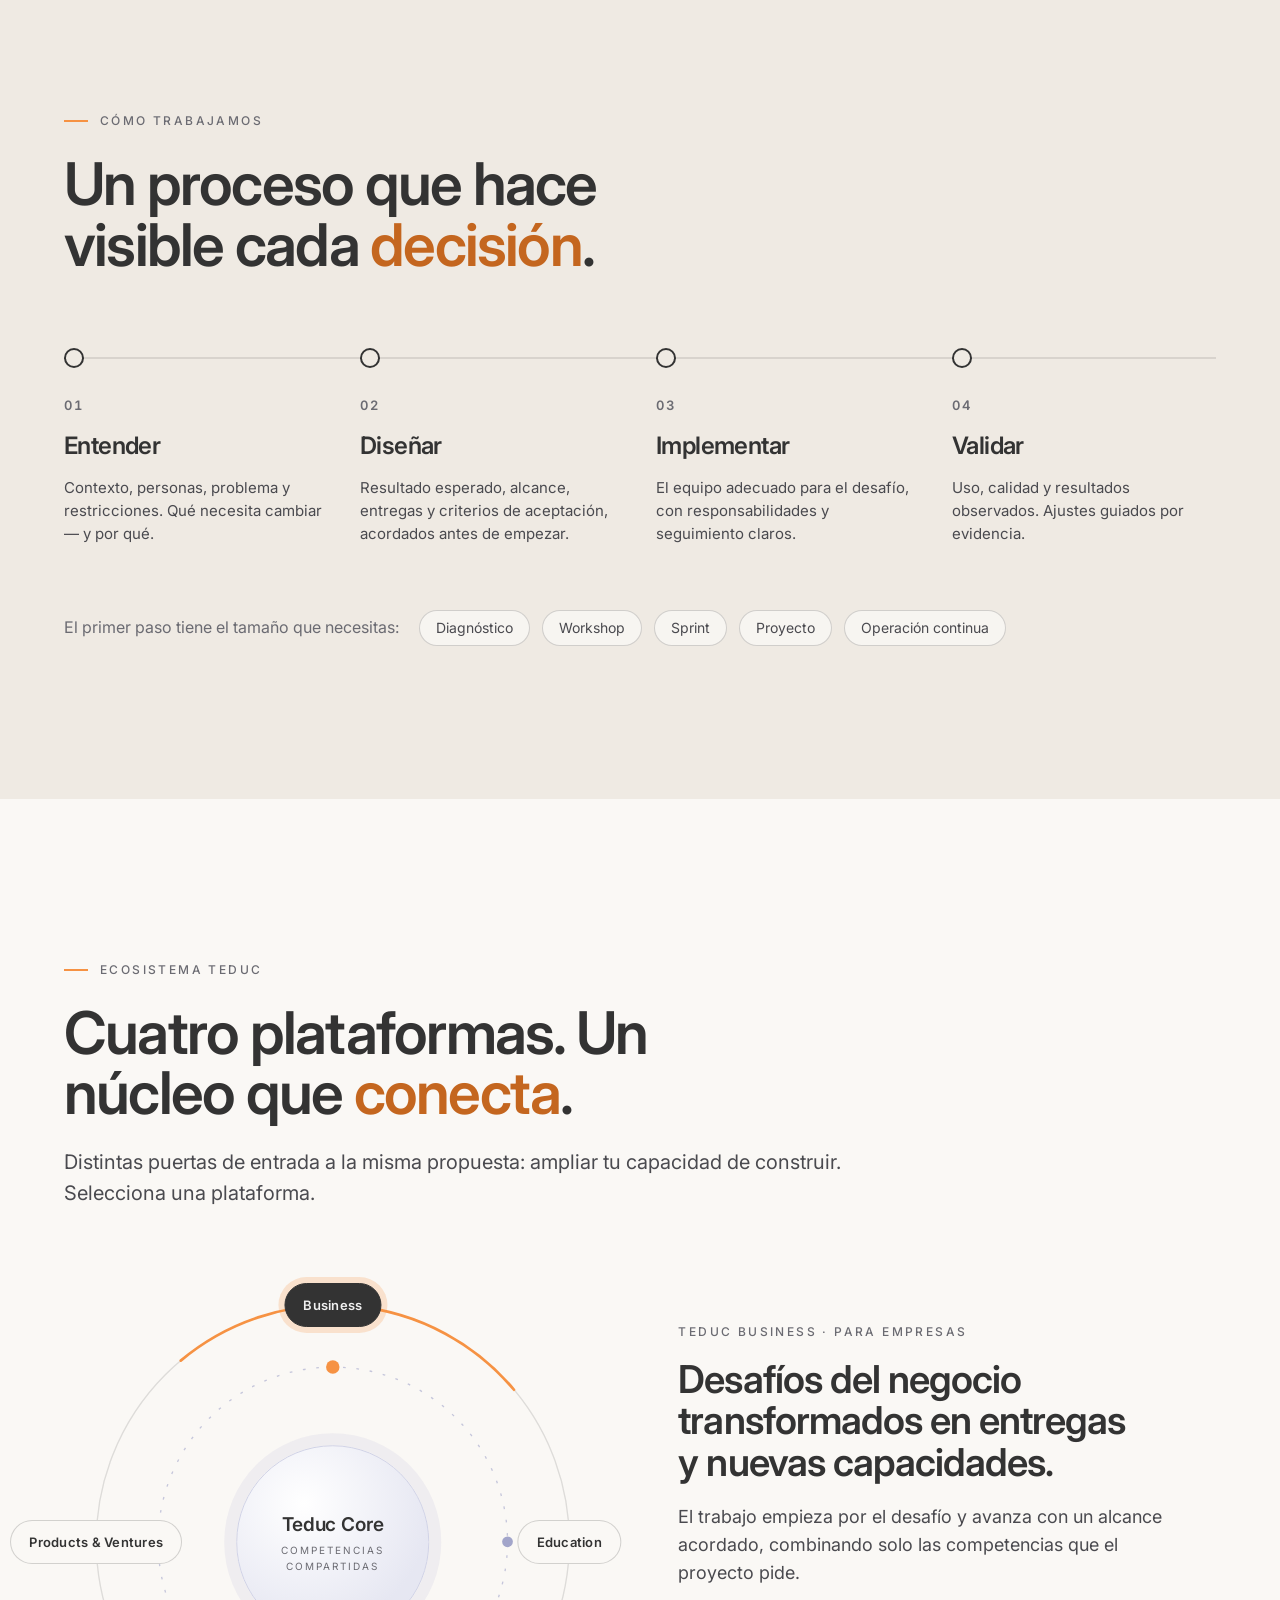
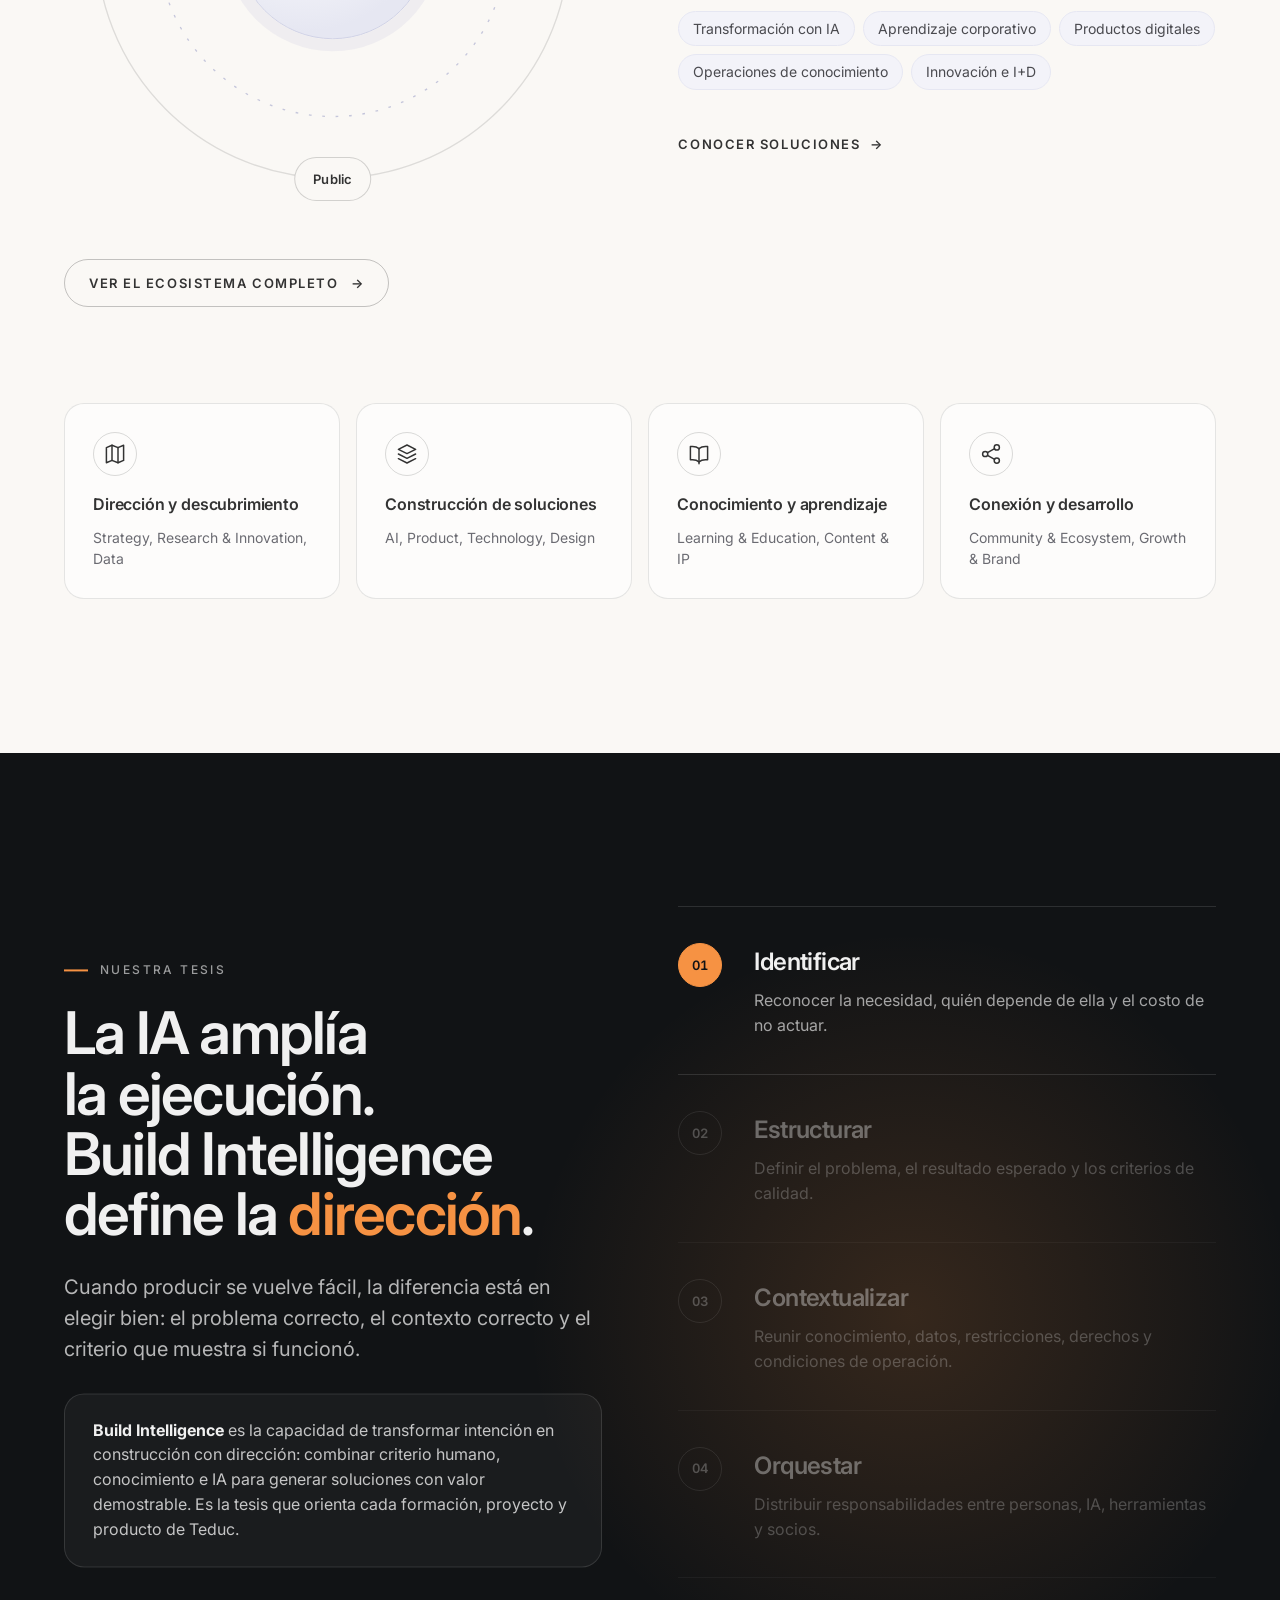
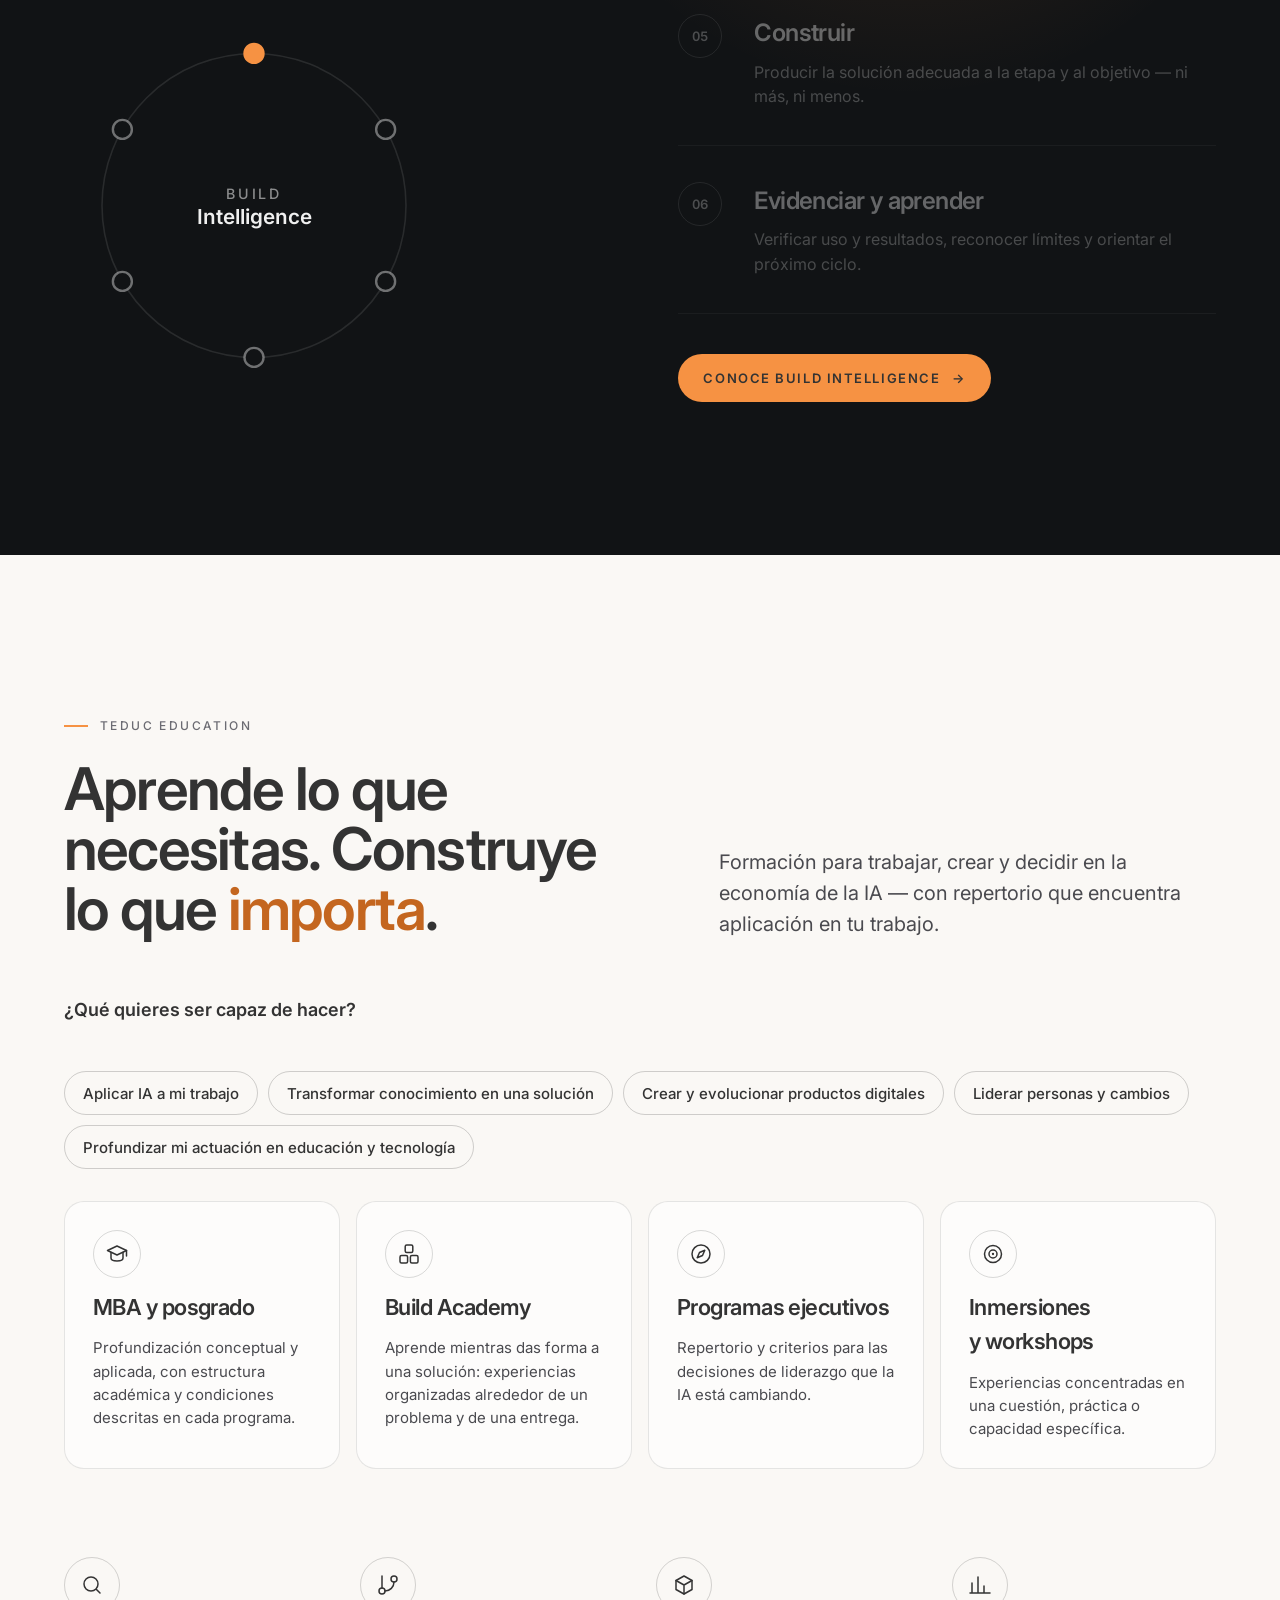
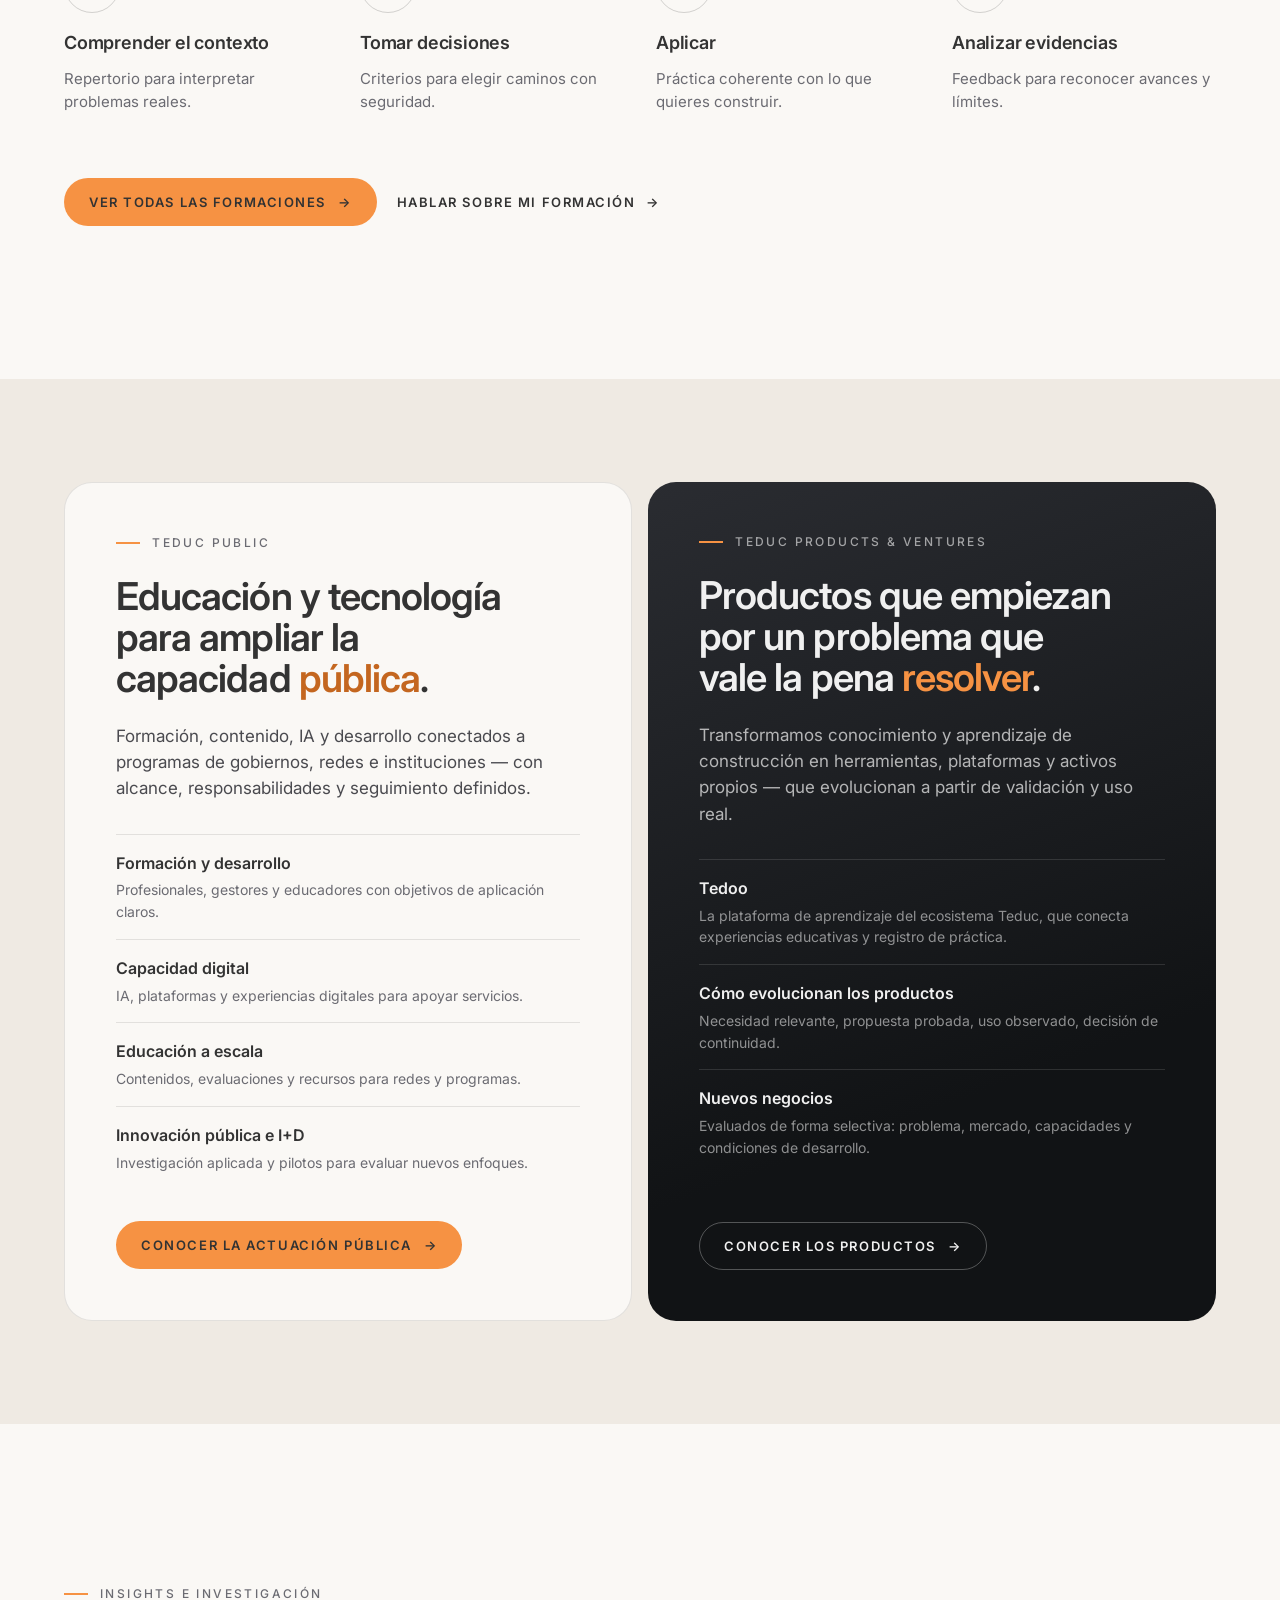
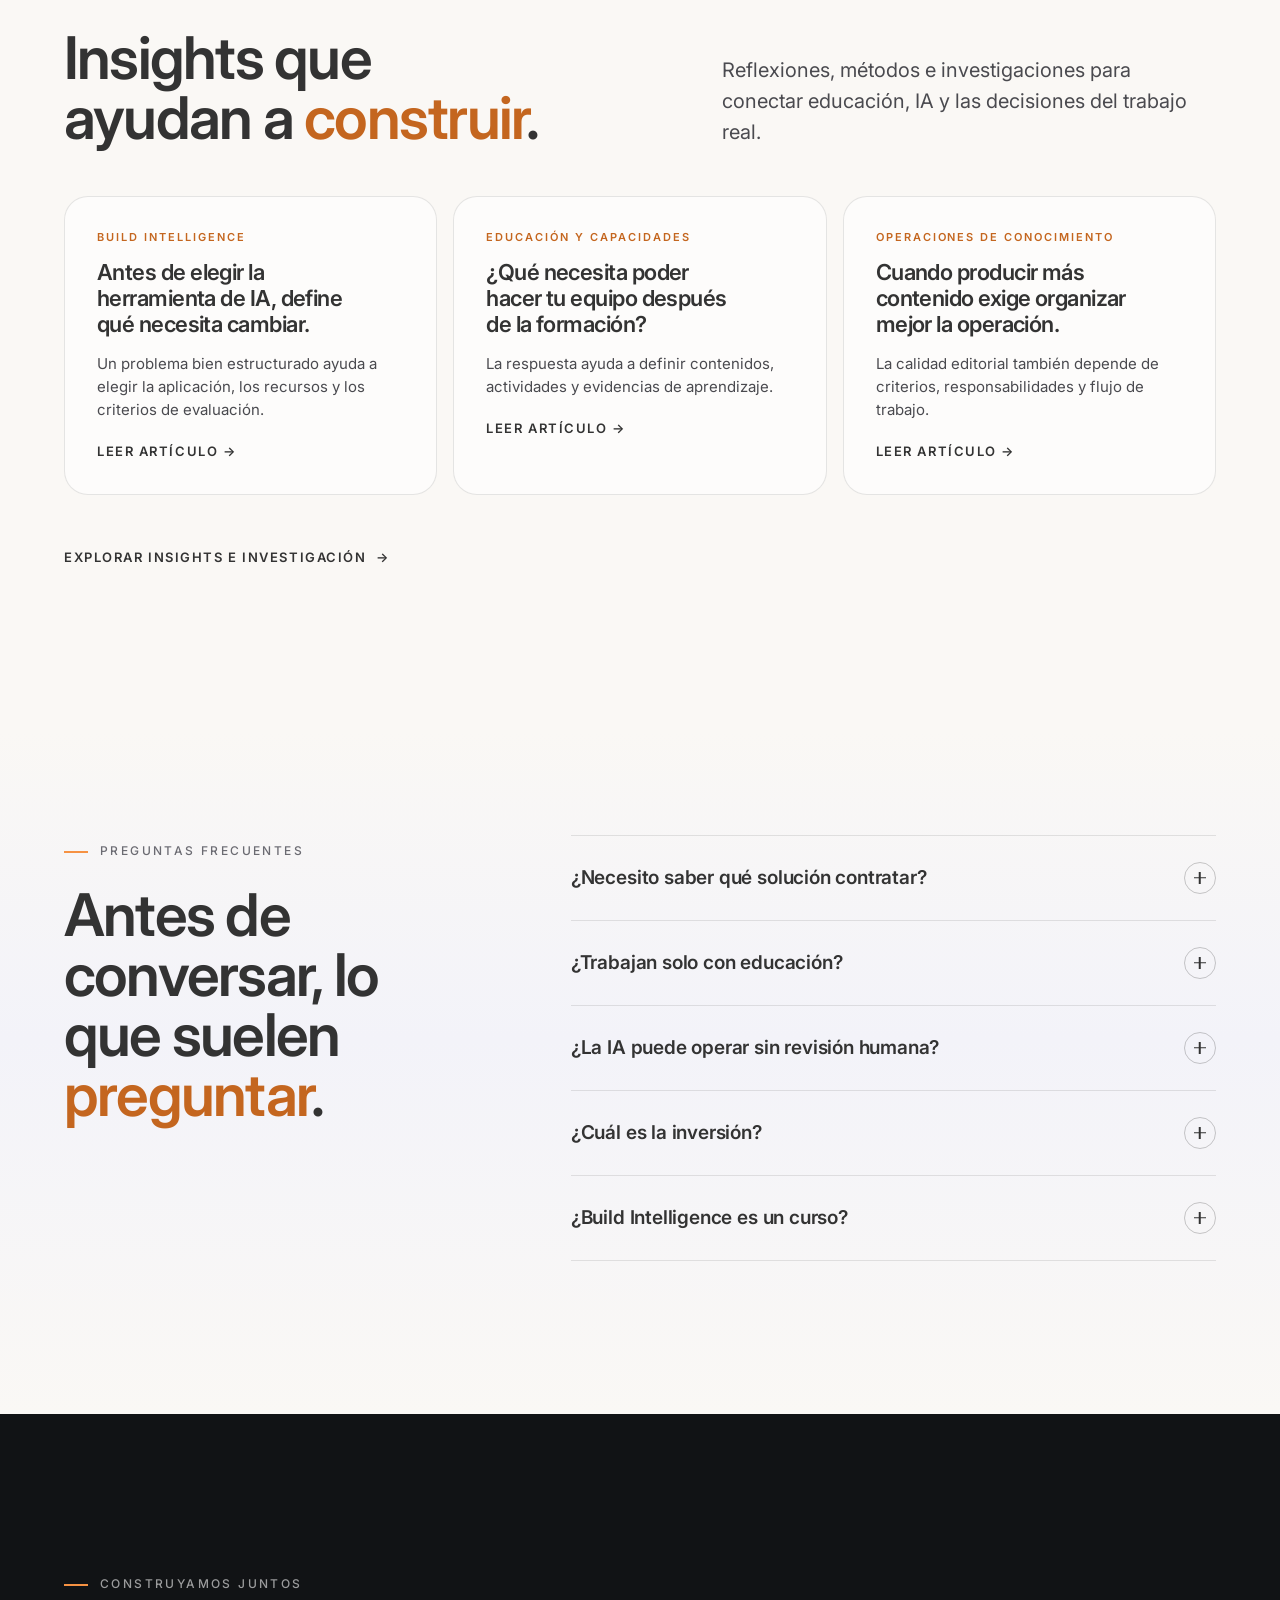
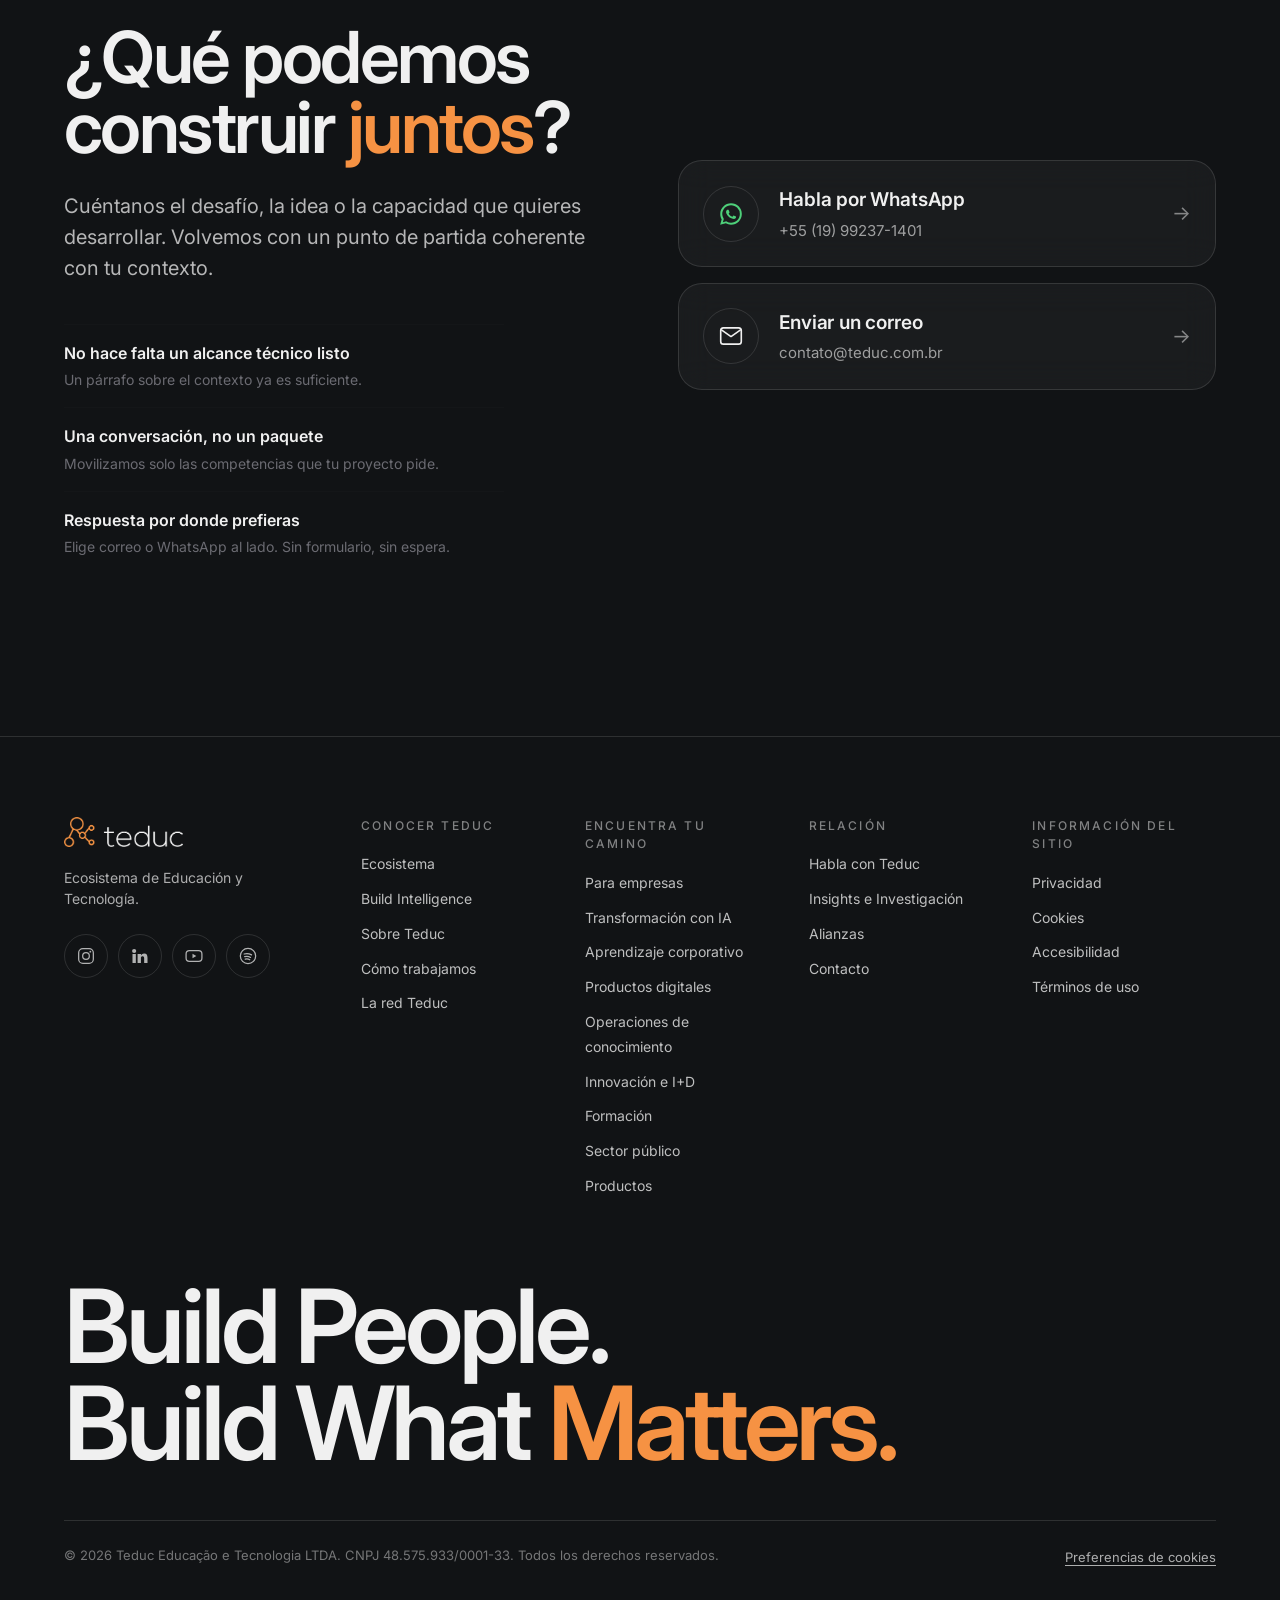
<file: es/index.html>
<!DOCTYPE html>
<html lang="es">
<head>
<meta charset="utf-8">
<title>Teduc — Ecosistema de educación y tecnología</title>
<meta name="description" content="Formación, estrategia, inteligencia artificial y desarrollo de producto en el mismo ecosistema. Todo para que personas, empresas e instituciones públicas pasen de la intención a la entrega.">
<link rel="canonical" href="https://teduc.com.br/">
<meta property="og:type" content="website">
<meta property="og:site_name" content="Teduc">
<meta property="og:locale" content="es_ES">
<meta property="og:url" content="https://teduc.com.br/es">
<meta property="og:title" content="Teduc — Ecosistema de educación y tecnología">
<meta property="og:description" content="Formación, estrategia, inteligencia artificial y desarrollo de producto en el mismo ecosistema. Todo para que personas, empresas e instituciones públicas pasen de la intención a la entrega.">
<meta property="og:image" content="https://teduc.com.br/assets/og/teduc-og-es.png">
<meta property="og:image:type" content="image/png">
<meta property="og:image:width" content="1200">
<meta property="og:image:height" content="630">
<meta property="og:image:alt" content="Teduc — Transforma conocimiento e IA en soluciones que funcionan.">
<meta name="twitter:card" content="summary_large_image">
<meta name="twitter:title" content="Teduc — Ecosistema de educación y tecnología">
<meta name="twitter:description" content="Formación, estrategia, inteligencia artificial y desarrollo de producto en el mismo ecosistema. Todo para que personas, empresas e instituciones públicas pasen de la intención a la entrega.">
<meta name="twitter:image" content="https://teduc.com.br/assets/og/teduc-og-es.png">
<script>try{localStorage.setItem("teducLang","es")}catch(e){}location.replace("/");</script>
<meta http-equiv="refresh" content="0; url=/">
</head>
<body></body>
</html>
</file>
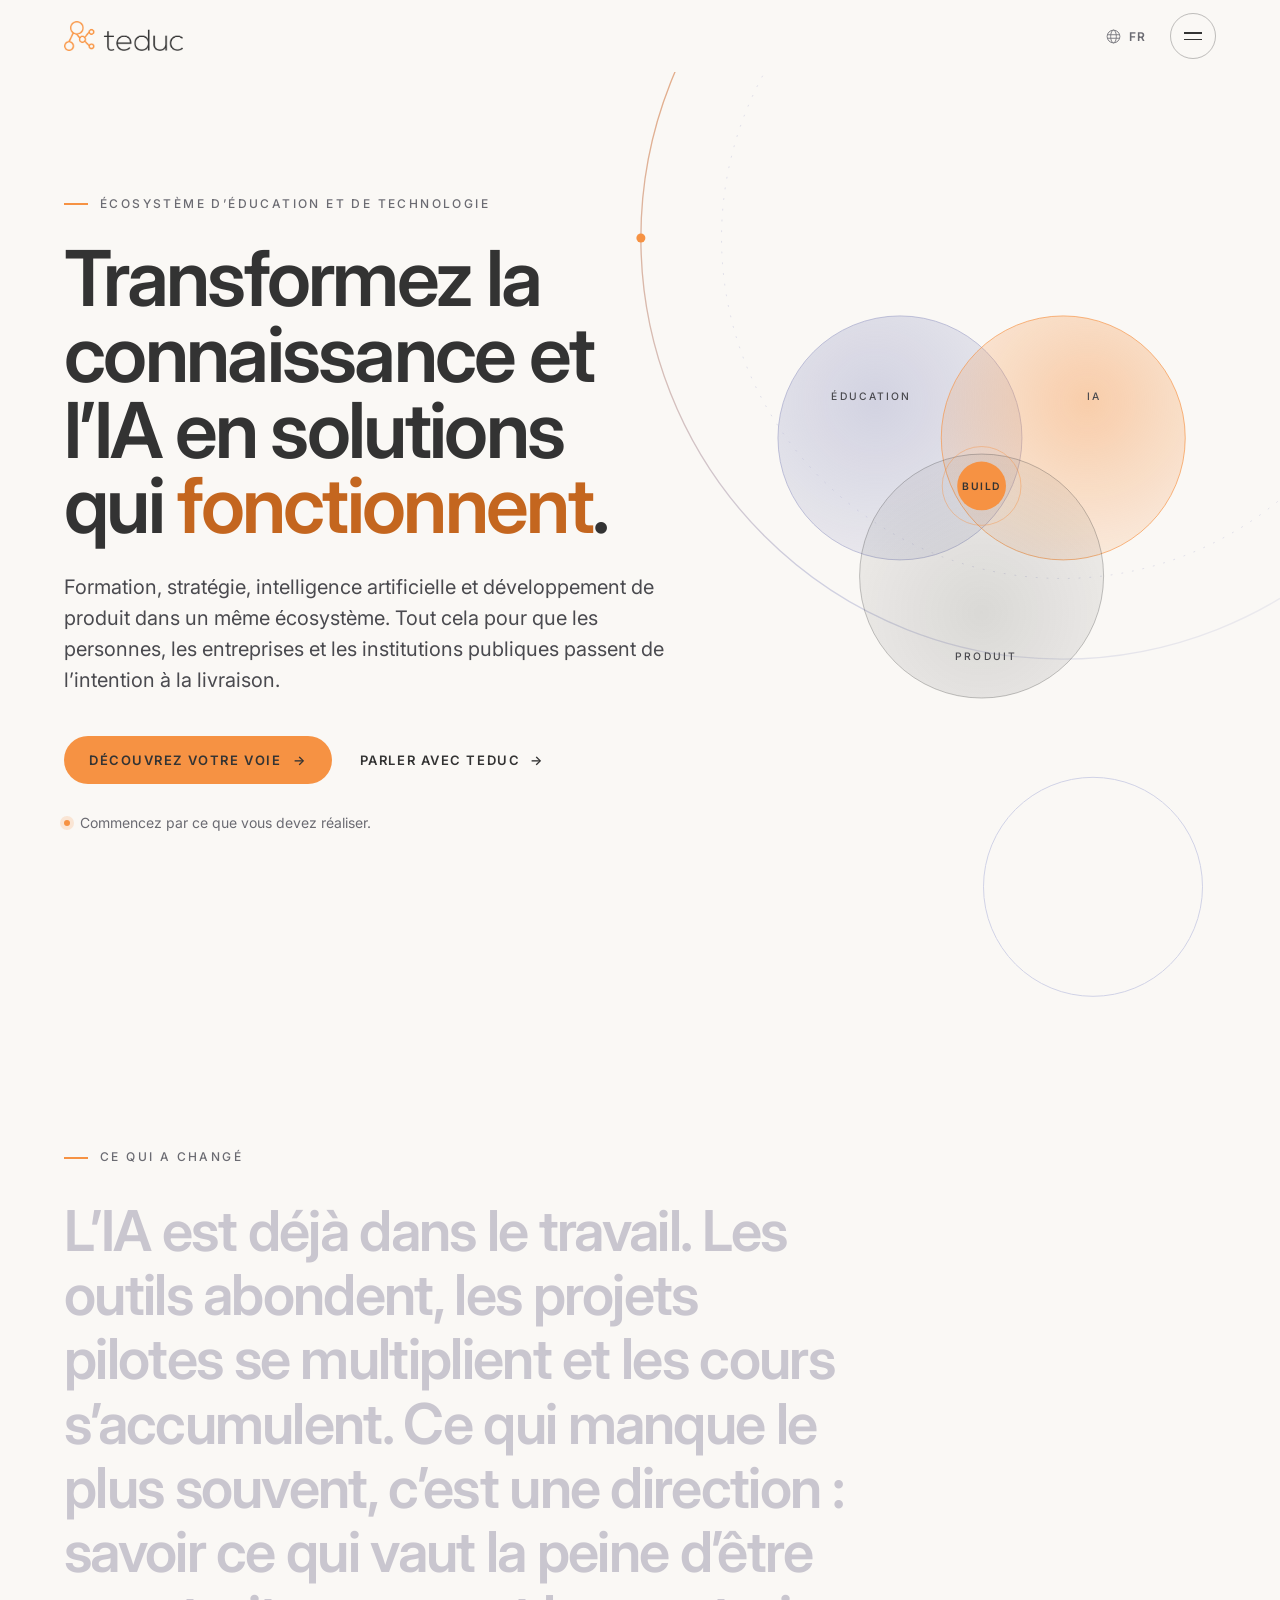
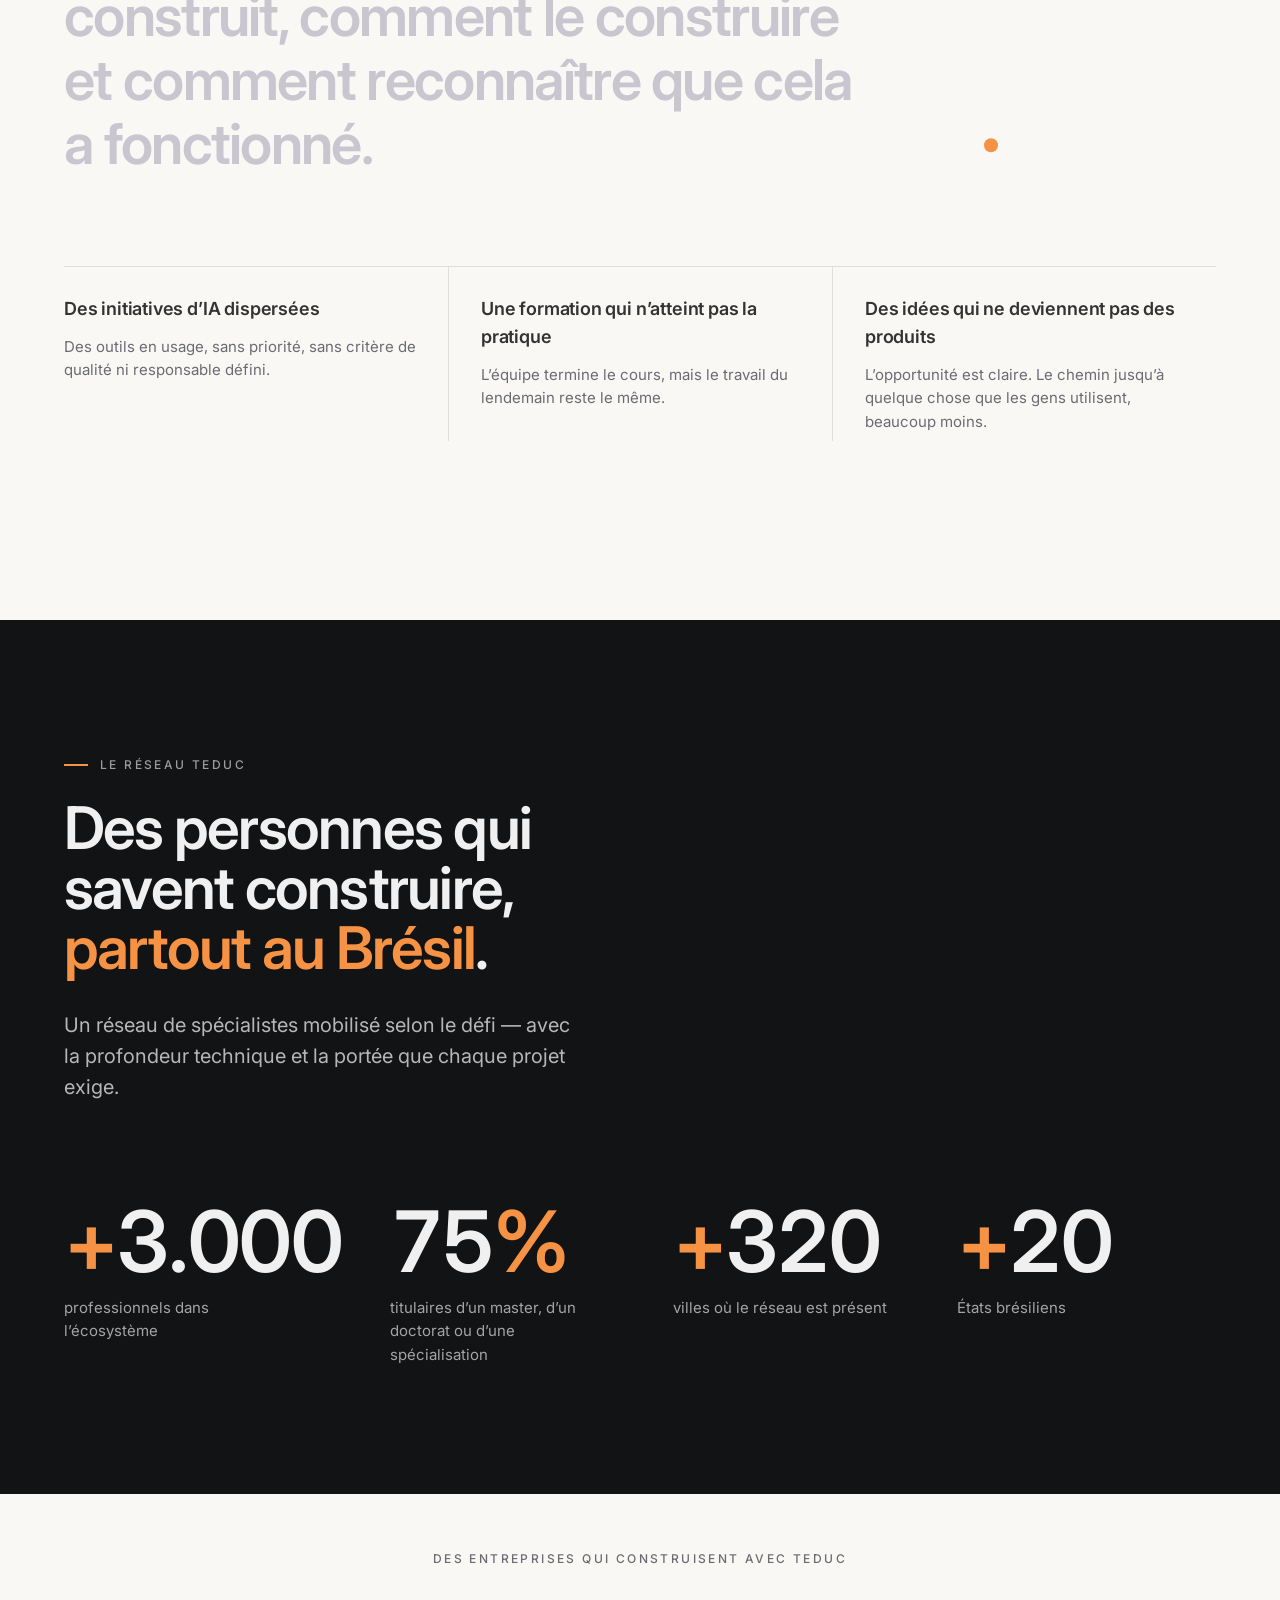
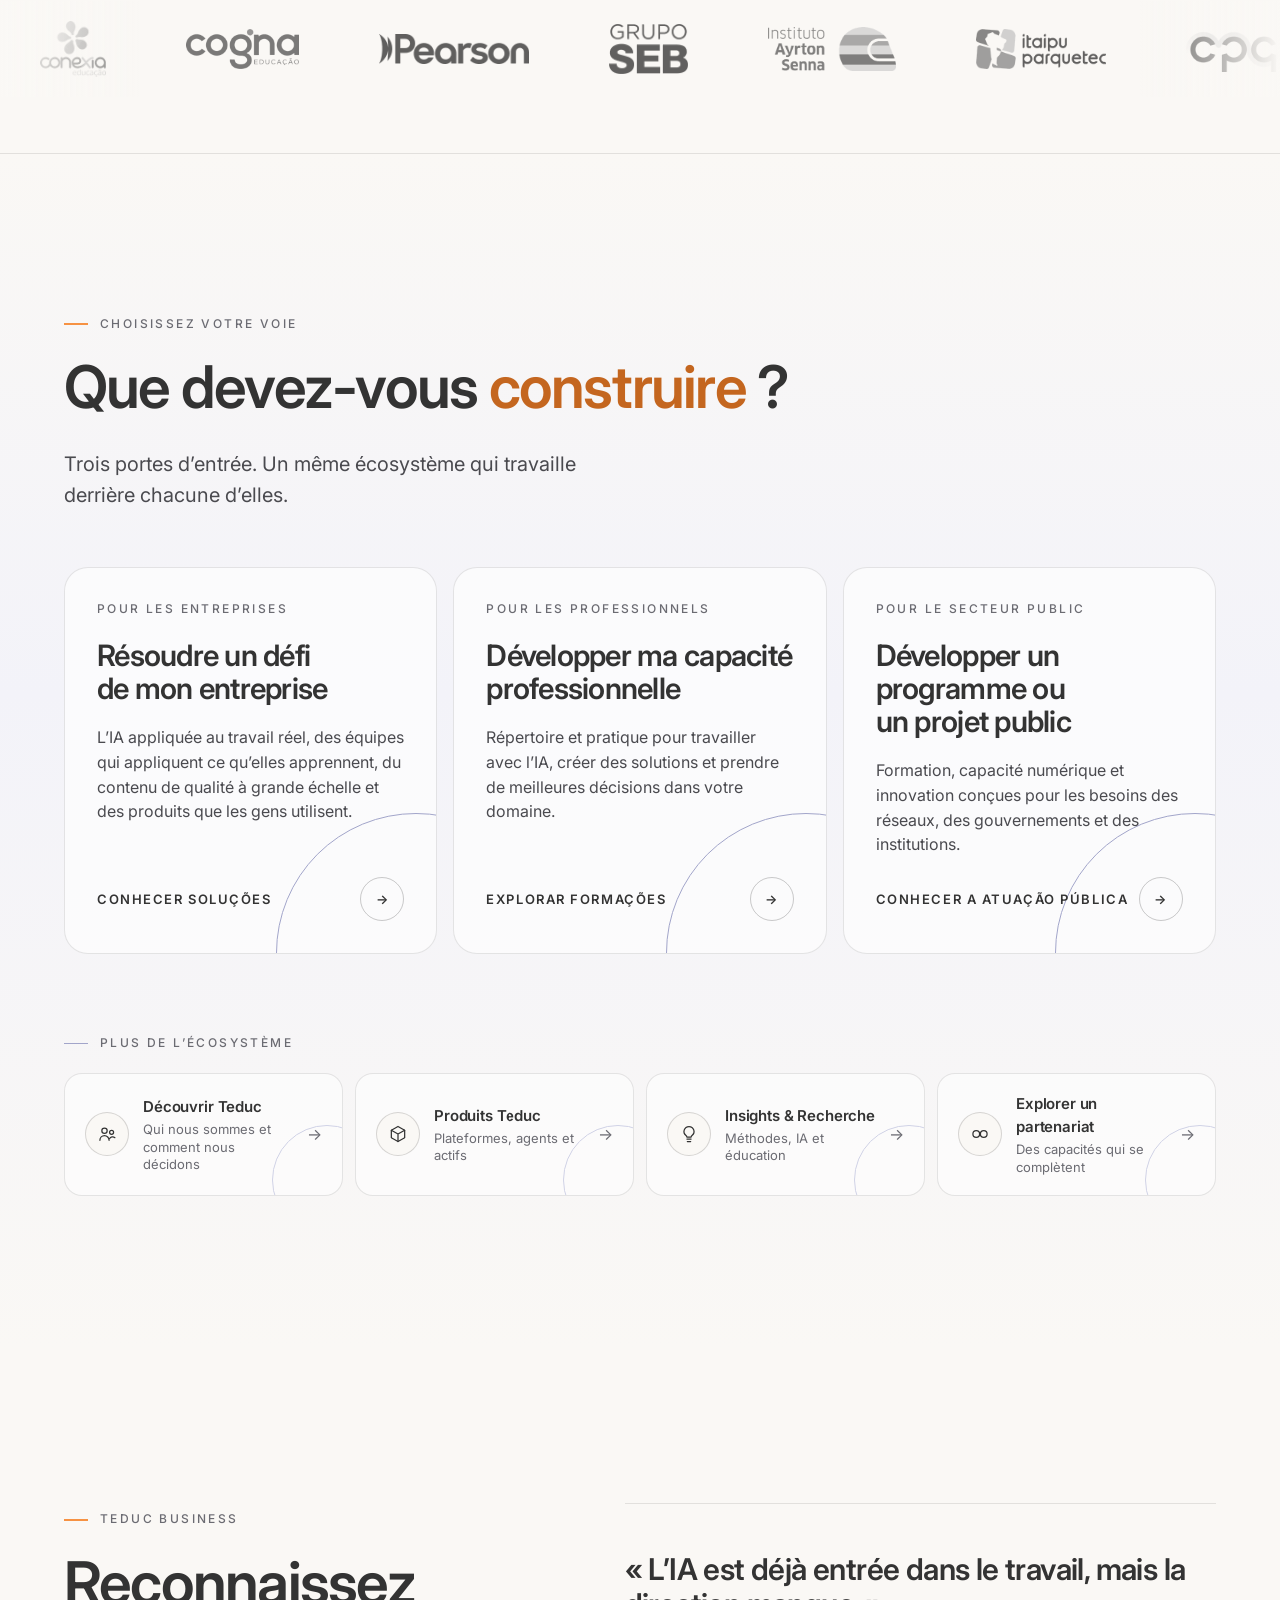
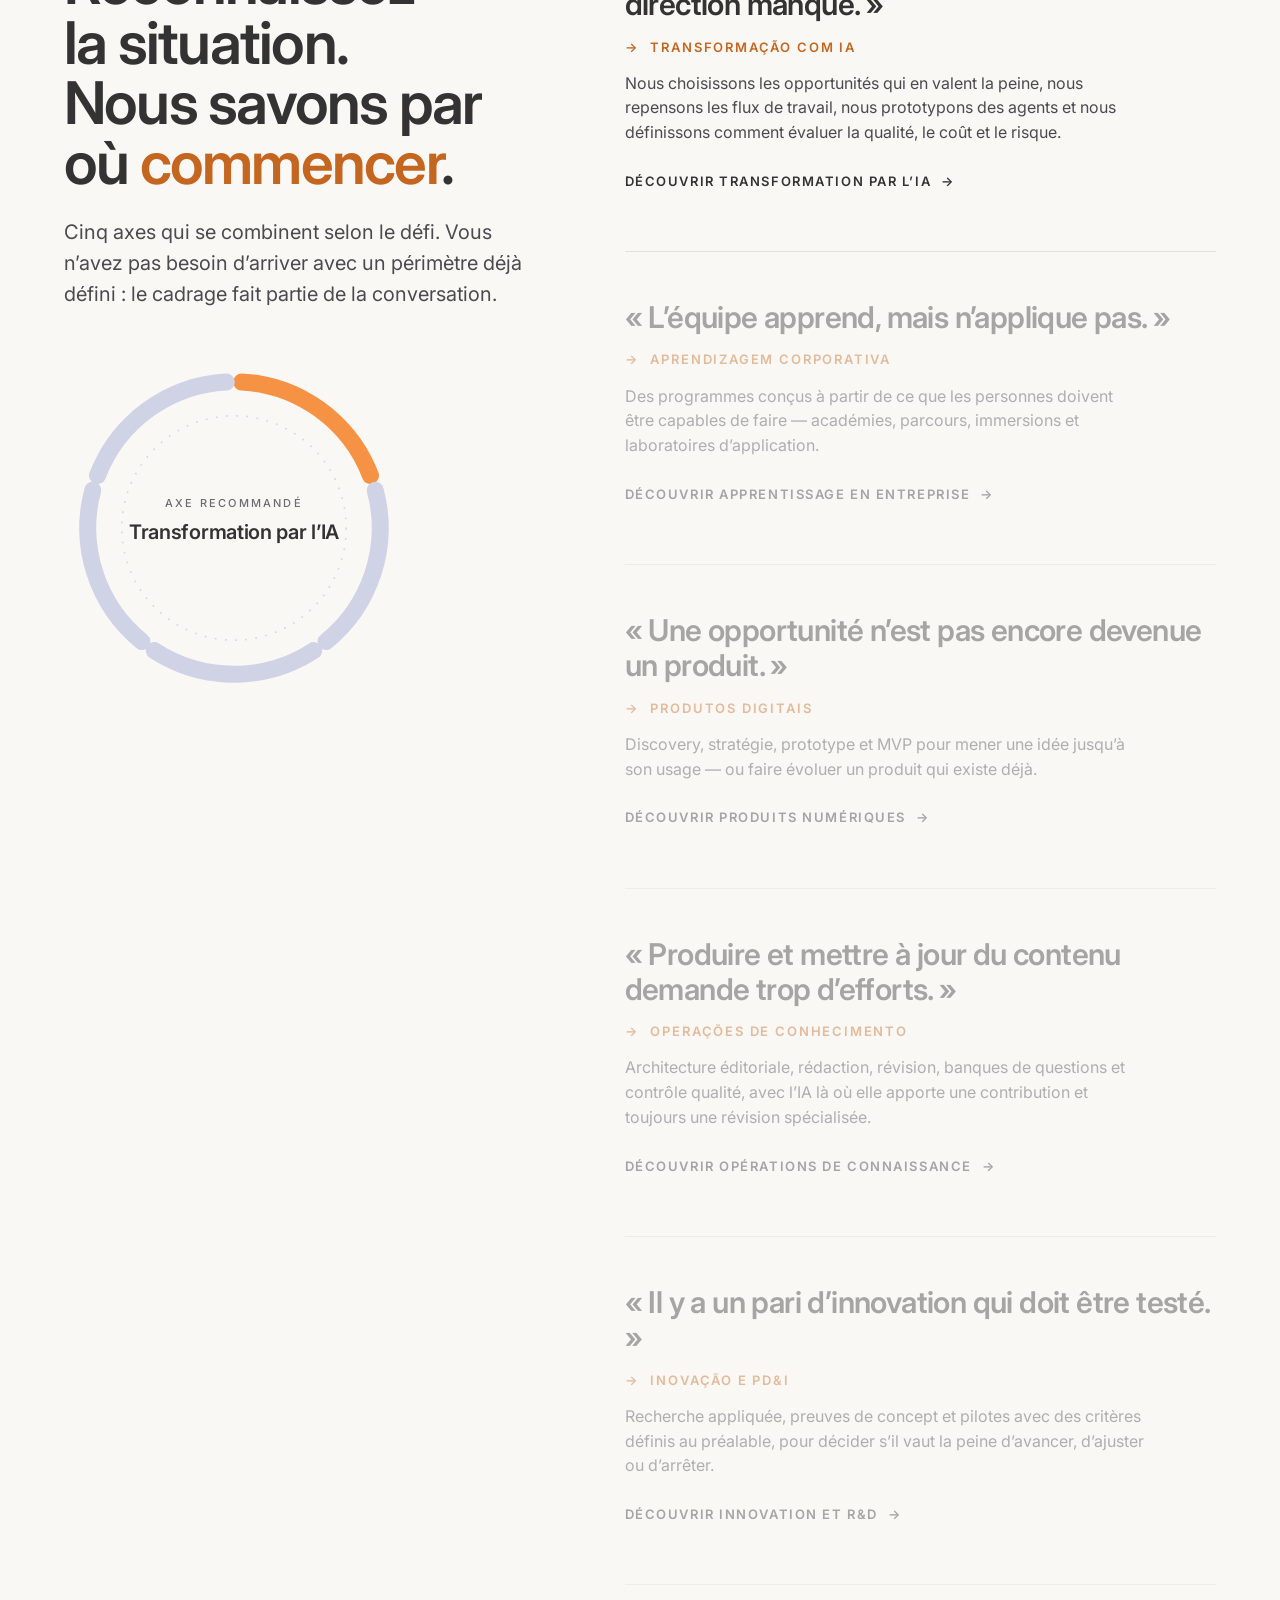
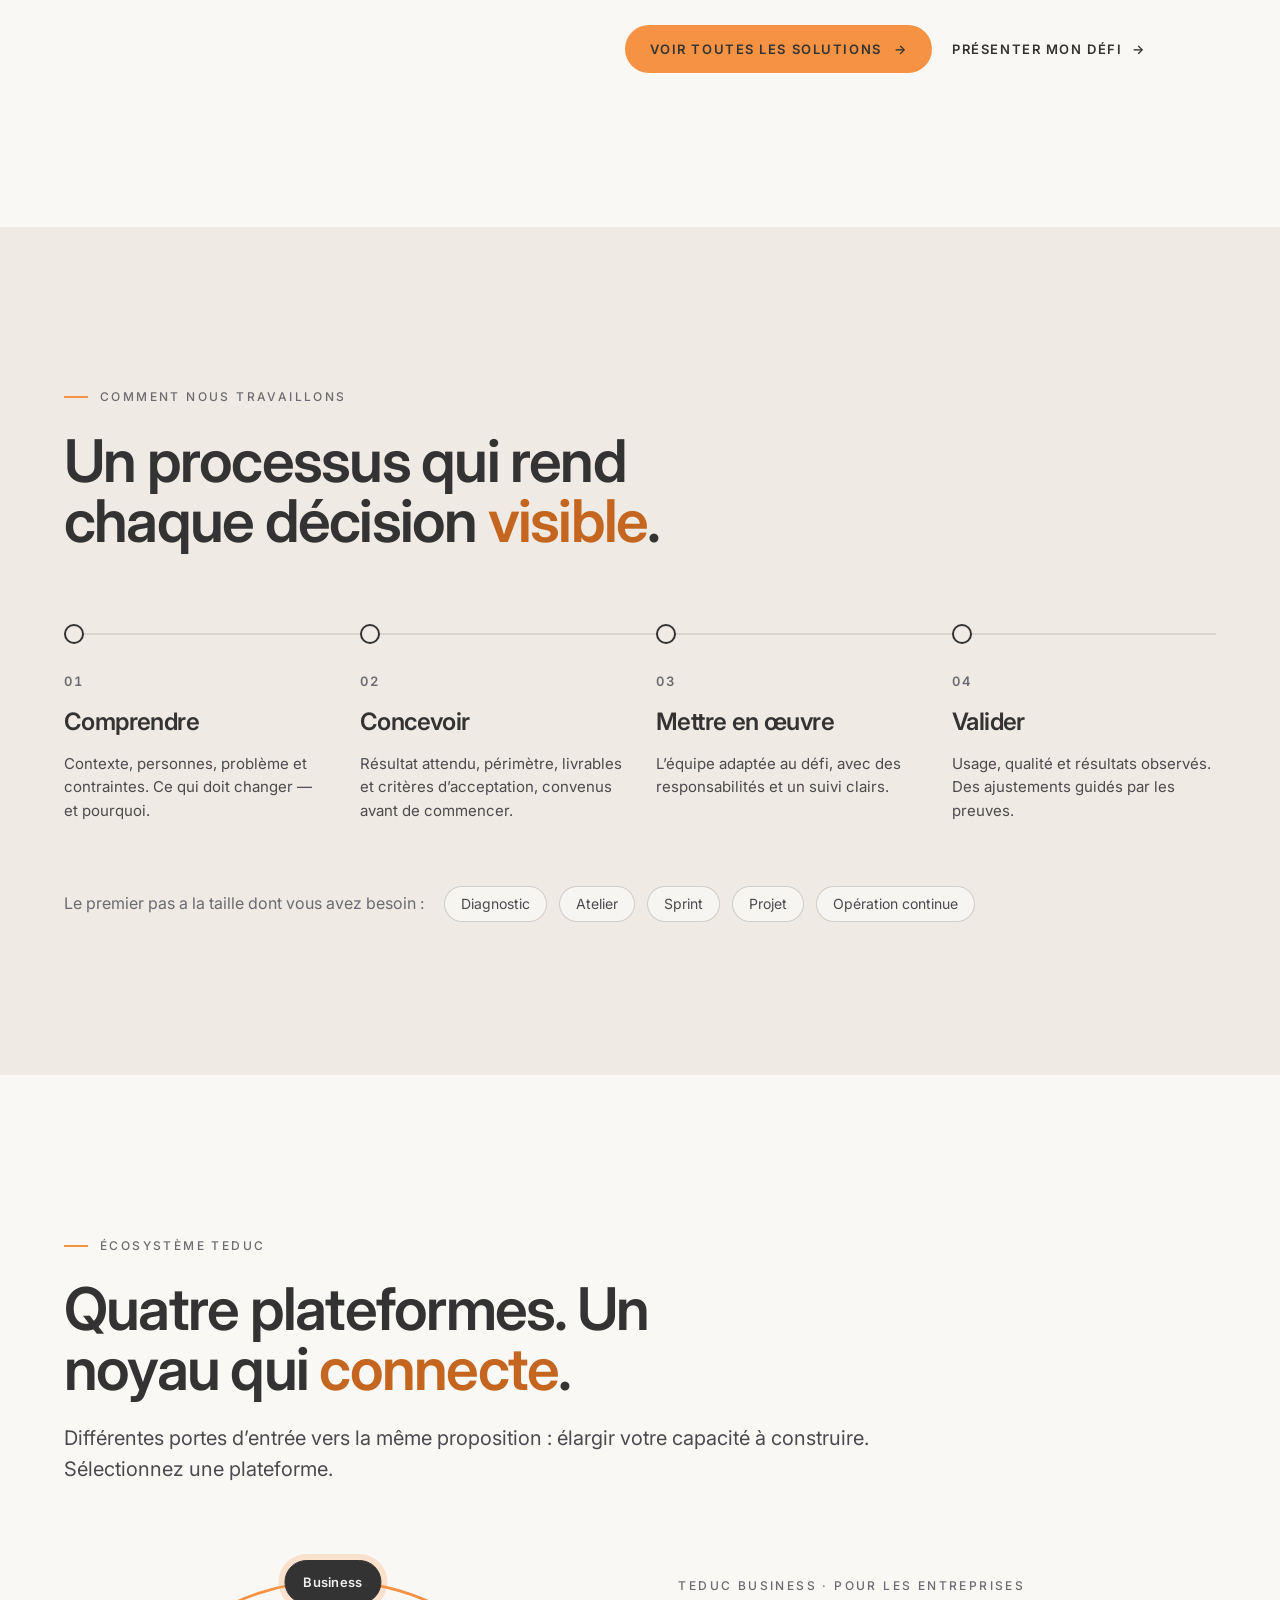
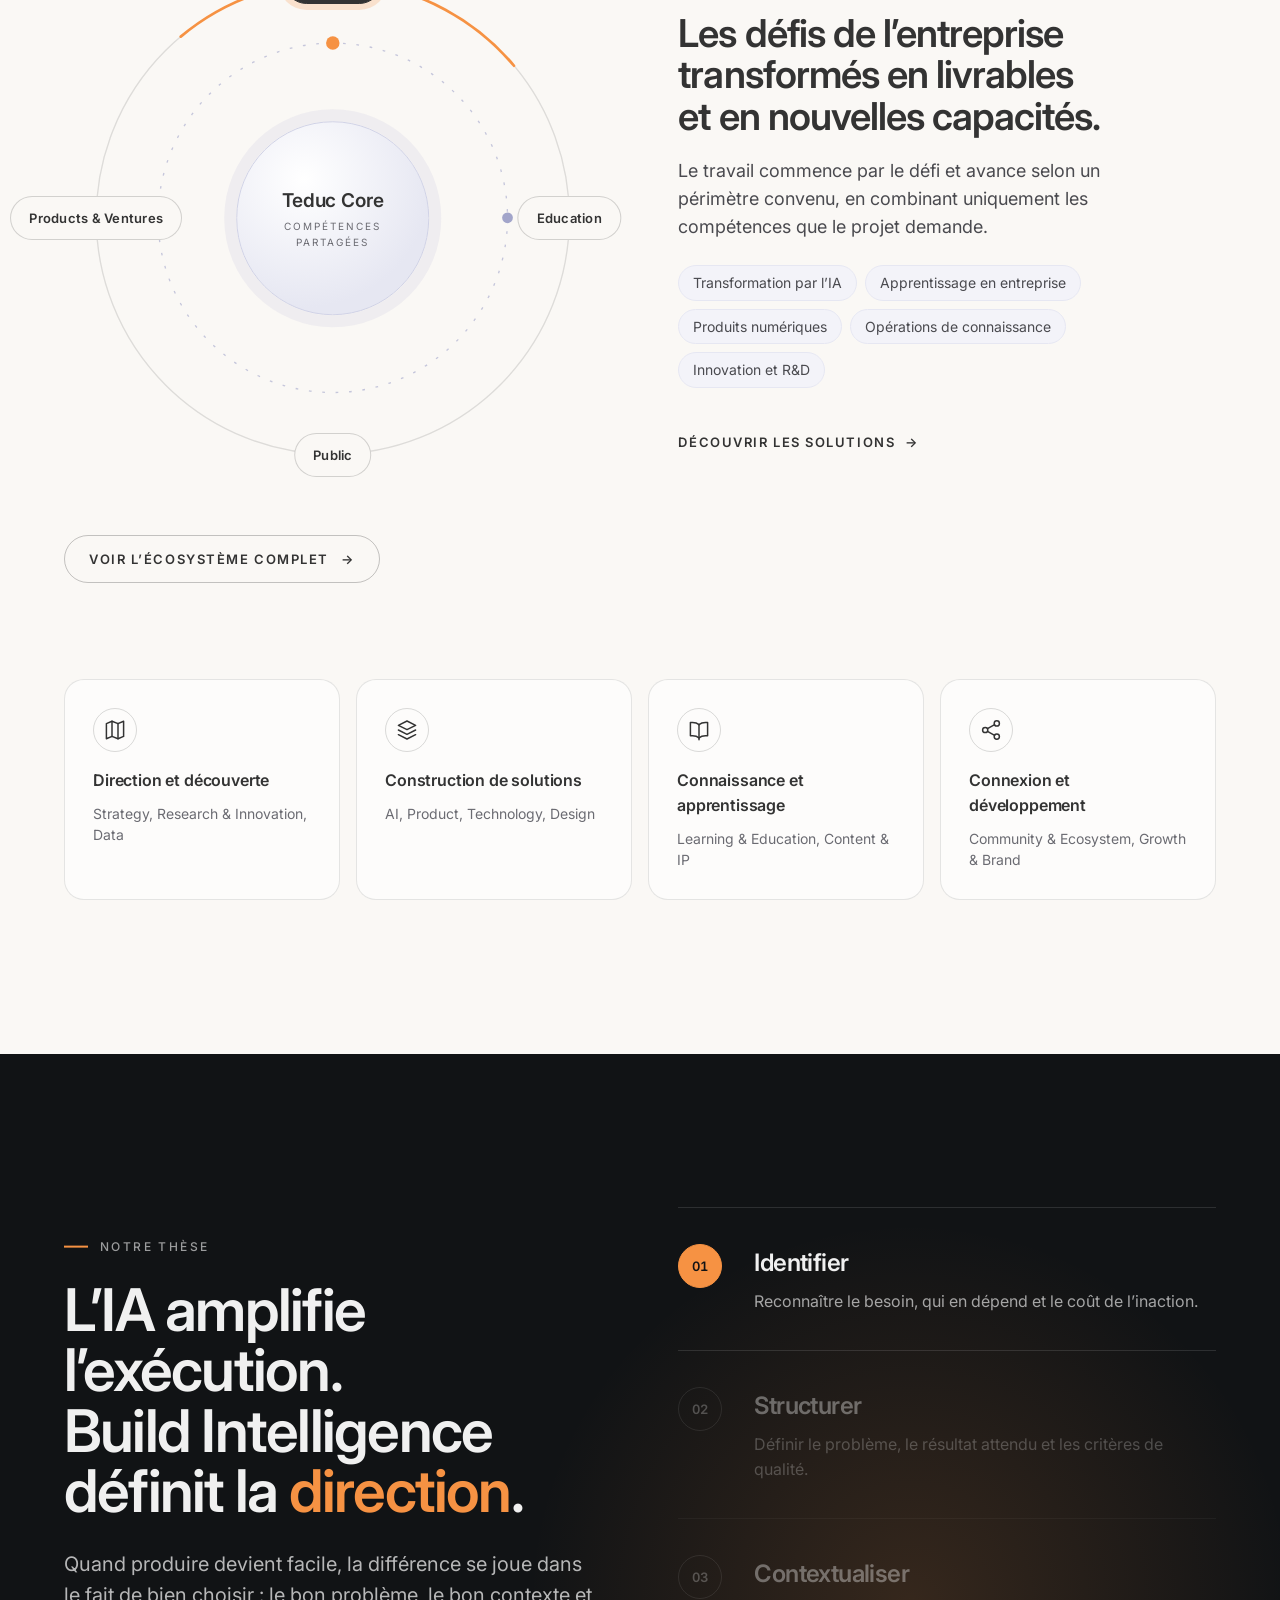
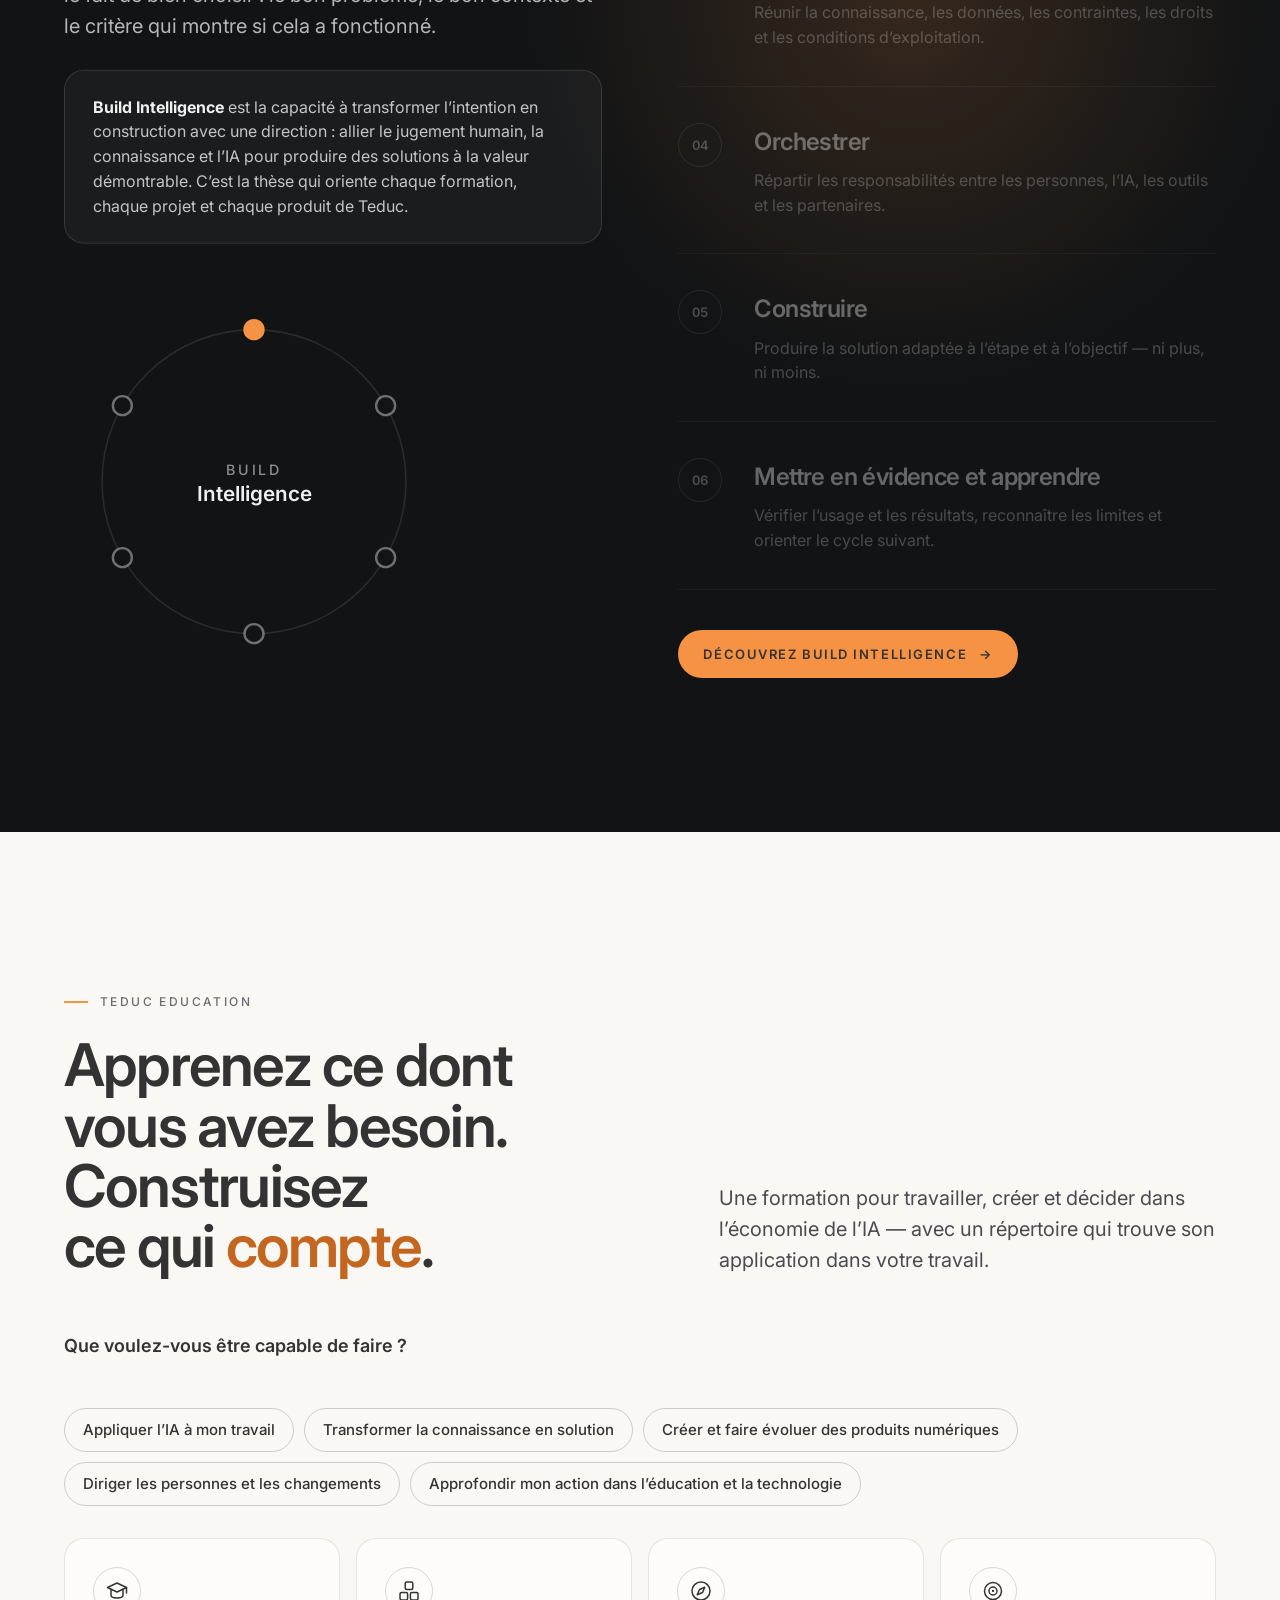
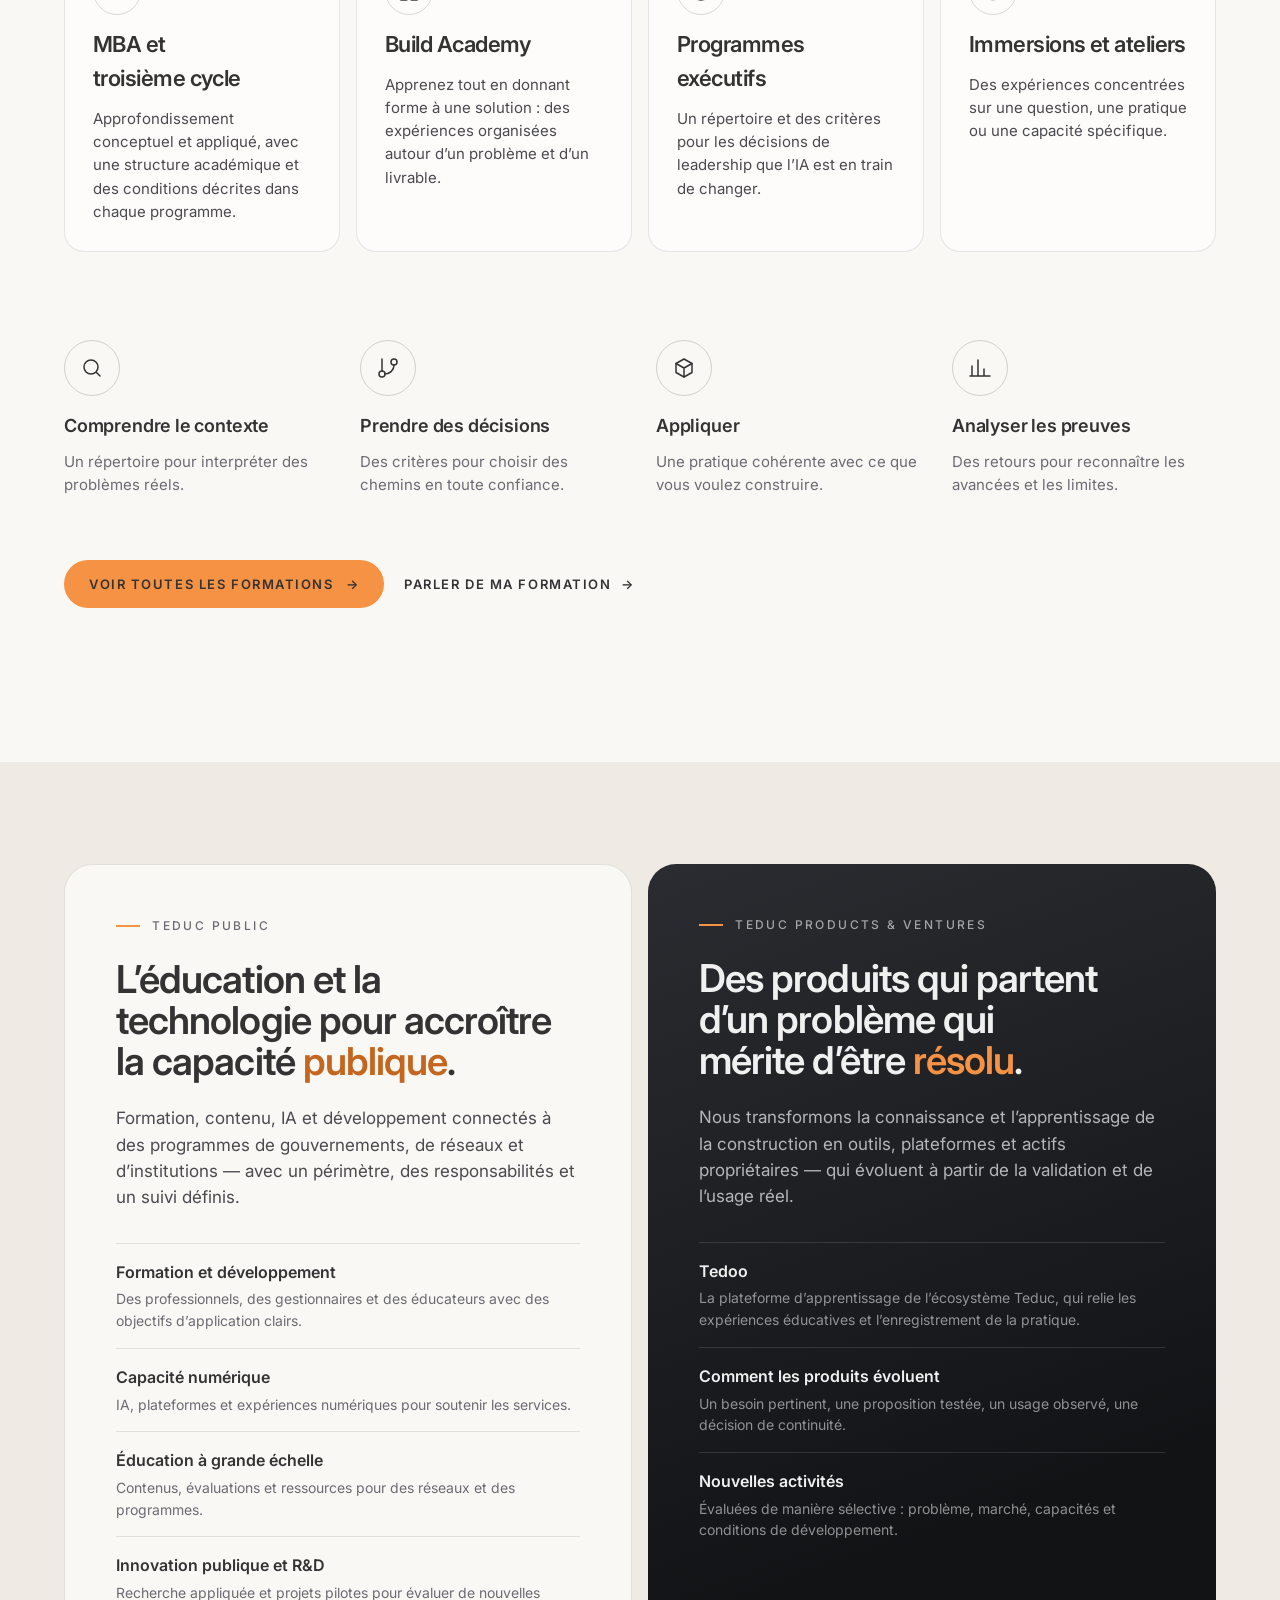
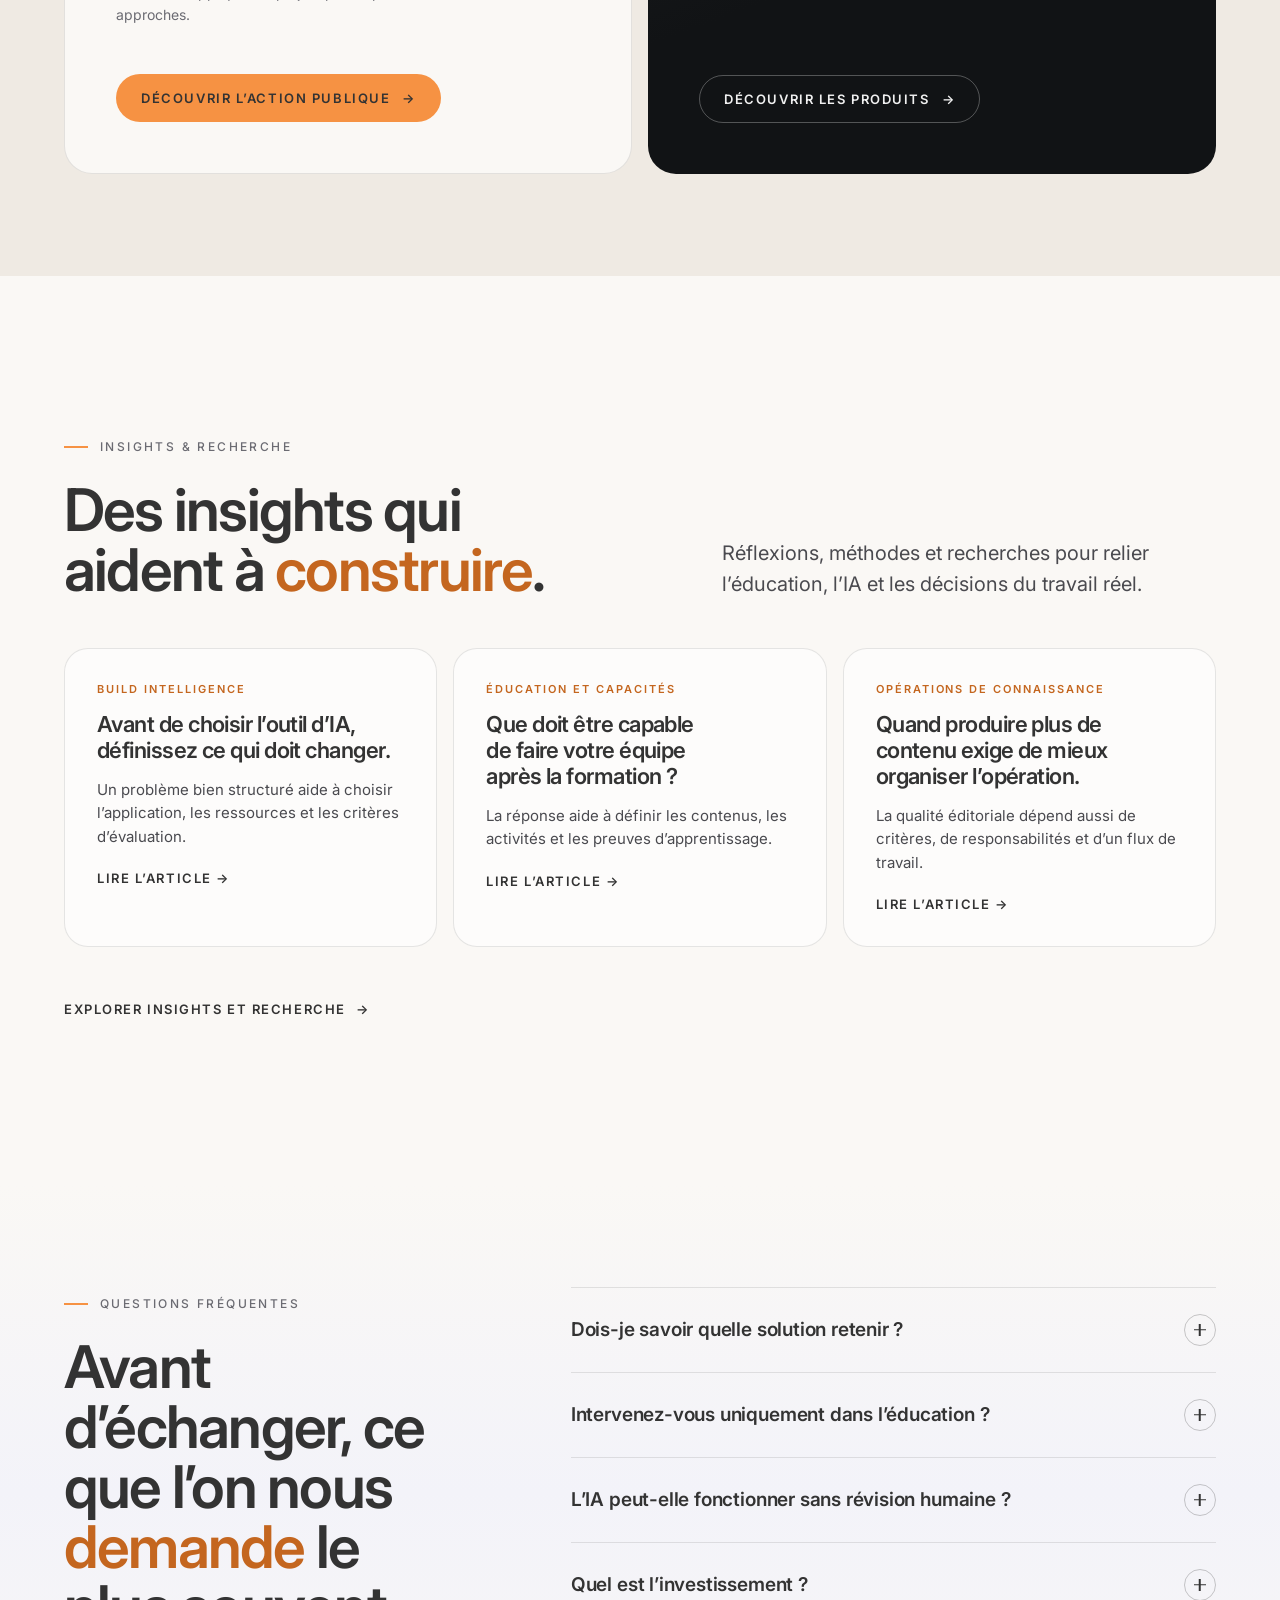
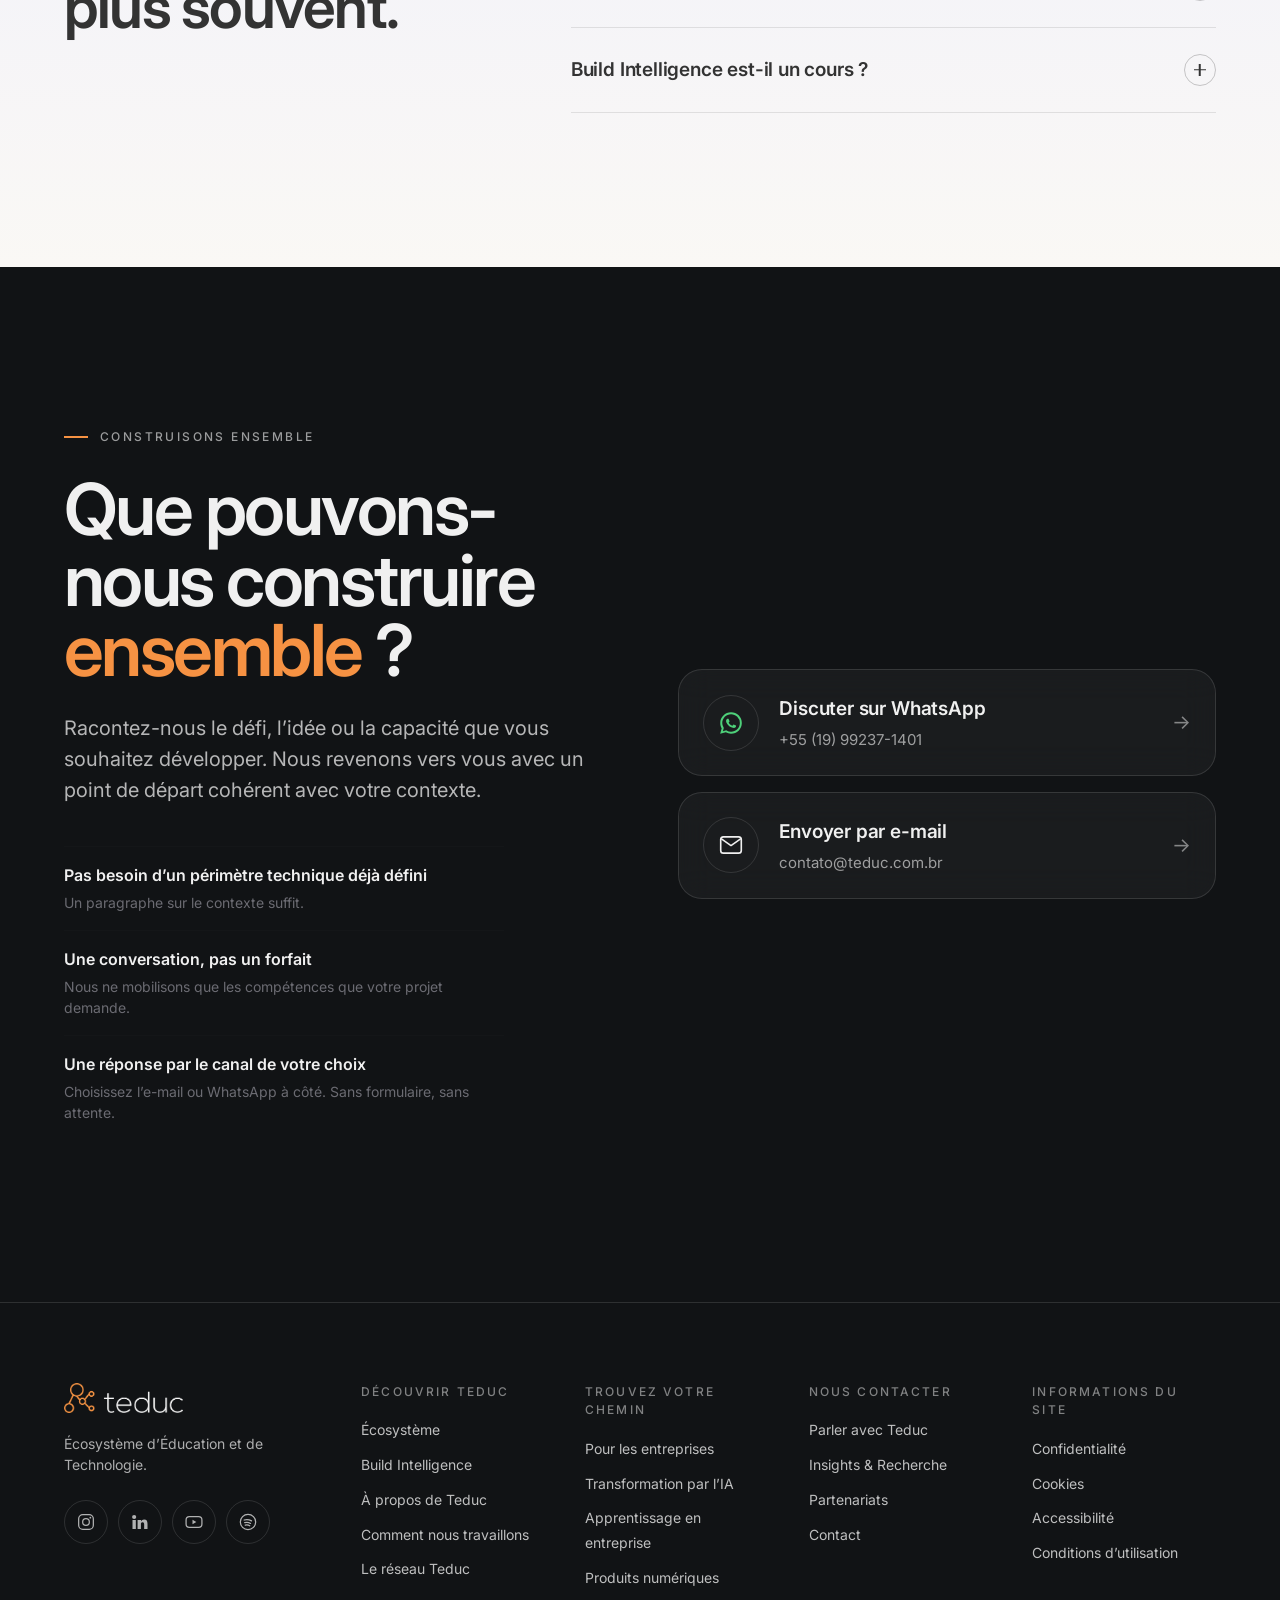
<file: fr/index.html>
<!DOCTYPE html>
<html lang="fr">
<head>
<meta charset="utf-8">
<title>Teduc — Écosystème d’éducation et de technologie</title>
<meta name="description" content="Formation, stratégie, intelligence artificielle et développement de produit dans un même écosystème. Tout cela pour que les personnes, les entreprises et les institutions publiques passent de l’intention à la livraison.">
<link rel="canonical" href="https://teduc.com.br/">
<meta property="og:type" content="website">
<meta property="og:site_name" content="Teduc">
<meta property="og:locale" content="fr_FR">
<meta property="og:url" content="https://teduc.com.br/fr">
<meta property="og:title" content="Teduc — Écosystème d’éducation et de technologie">
<meta property="og:description" content="Formation, stratégie, intelligence artificielle et développement de produit dans un même écosystème. Tout cela pour que les personnes, les entreprises et les institutions publiques passent de l’intention à la livraison.">
<meta property="og:image" content="https://teduc.com.br/assets/og/teduc-og-fr.png">
<meta property="og:image:type" content="image/png">
<meta property="og:image:width" content="1200">
<meta property="og:image:height" content="630">
<meta property="og:image:alt" content="Teduc — Transformez la connaissance et l’IA en solutions qui fonctionnent.">
<meta name="twitter:card" content="summary_large_image">
<meta name="twitter:title" content="Teduc — Écosystème d’éducation et de technologie">
<meta name="twitter:description" content="Formation, stratégie, intelligence artificielle et développement de produit dans un même écosystème. Tout cela pour que les personnes, les entreprises et les institutions publiques passent de l’intention à la livraison.">
<meta name="twitter:image" content="https://teduc.com.br/assets/og/teduc-og-fr.png">
<script>try{localStorage.setItem("teducLang","fr")}catch(e){}location.replace("/");</script>
<meta http-equiv="refresh" content="0; url=/">
</head>
<body></body>
</html>
</file>
<file: assets/css/site.css>
:root{--ivory:#FAF8F5;--off:#F0F0F0;--graphite:#333333;--g700:#4A4A4F;--g500:#6B6B72;--ink:#111315;--ink2:#1A1C1F;--lilac:#A2A5CA;--lilac50:#F3F3F9;--lilac100:#E6E7F2;--lilac200:#D0D2E6;--orange:#F69243;--o600:#E07B2E;--o700:#C4661F;--sand:#EFEAE3;--line:rgba(51,51,51,.12);--line-d:rgba(255,255,255,.12);--ease:cubic-bezier(.16,1,.3,1);--shadow-card:0 1px 2px rgba(17,19,21,.04),0 12px 32px -12px rgba(17,19,21,.14);--maxw:1200px;--gut:64px;color-scheme:light}*,::after,::before{box-sizing:border-box}html{scroll-behavior:smooth;scroll-padding-top:88px}body{margin:0;background:var(--ivory);color:var(--graphite);font-family:Inter,ui-sans-serif,system-ui,-apple-system,"Segoe UI",Roboto,Arial,sans-serif;font-size:16px;line-height:1.55;-webkit-font-smoothing:antialiased;overflow-x:hidden}img{max-width:100%;display:block}a{color:inherit}h1,h2,h3{margin:0;text-wrap:balance;letter-spacing:-.025em;font-weight:600;color:var(--graphite)}p{margin:0}.wrap{max-width:calc(var(--maxw) + 2*var(--gut));margin:0 auto;padding-inline:var(--gut)}@media (max-width:1024px){:root{--gut:32px}}.hl{color:var(--o700)}.dark .hl{color:var(--orange)}.kicker{display:inline-flex;align-items:center;gap:12px;font-size:12px;font-weight:500;letter-spacing:.2em;text-transform:uppercase;color:var(--g500)}.kicker::before{content:"";width:24px;height:2px;background:var(--orange);flex:none}.dark .kicker{color:rgba(240,240,240,.62)}.h-display{font-size:clamp(56px,5.4vw + 8px,88px);line-height:.98;font-weight:600;letter-spacing:-.035em}.h2{font-size:clamp(34px,4.6vw,60px);line-height:1.02;letter-spacing:-.03em}.h3{font-size:clamp(22px,2.2vw,28px);line-height:1.15}.lead{font-size:clamp(18px,1.6vw,20px);line-height:1.55;color:var(--g700);max-width:62ch}.dark .lead{color:rgba(240,240,240,.74)}.muted{color:var(--g500)}section{position:relative}.sec{padding-block:clamp(88px,12vw,160px)}.dark{background:var(--ink);color:var(--off)}.dark h1,.dark h2,.dark h3{color:var(--off)}.mid{background:var(--sand)}.lilac{background:linear-gradient(180deg,var(--ivory) 0,var(--lilac50) 45%,var(--ivory) 100%)}.btn{--bg:var(--orange);--fg:var(--graphite);display:inline-flex;align-items:center;gap:12px;min-height:48px;padding:0 24px;border-radius:999px;background:var(--bg);color:var(--fg);border:1px solid transparent;font:600 13px/1 Inter,system-ui,sans-serif;letter-spacing:.12em;text-transform:uppercase;text-decoration:none;cursor:pointer;transition:transform .28s var(--ease),background .16s var(--ease),box-shadow .28s var(--ease),color .16s}.btn:hover{background:var(--o600);transform:translateY(-2px);box-shadow:0 10px 28px -10px rgba(246,146,67,.7)}.btn:active{transform:scale(.98);background:var(--o700)}.btn .arr{transition:transform .28s var(--ease)}.btn:hover .arr{transform:translateX(4px)}.btn-ghost{--bg:transparent;--fg:var(--graphite);border-color:rgba(51,51,51,.28)}.btn-ghost:hover{background:var(--graphite);color:var(--off);box-shadow:none}.dark .btn-ghost{--fg:var(--off);border-color:rgba(255,255,255,.28)}.dark .btn-ghost:hover{background:var(--off);color:var(--ink)}.link{display:inline-flex;align-items:center;gap:10px;font-size:13px;font-weight:600;letter-spacing:.12em;text-transform:uppercase;text-decoration:none;color:var(--graphite);padding-block:8px;background:linear-gradient(currentColor,currentColor) 0 100%/0 1px no-repeat;transition:background-size .28s var(--ease),color .16s}.link:hover{color:var(--o700);background-size:100% 1px}.dark .link{color:var(--off)}.dark .link:hover{color:var(--orange)}:focus-visible{outline:2px solid var(--orange);outline-offset:2px;border-radius:6px}.progress{position:fixed;top:0;left:0;height:2px;width:100%;transform-origin:0 50%;transform:scaleX(var(--sp,0));background:var(--orange);z-index:60}header.site{position:sticky;top:env(safe-area-inset-top,0);z-index:50;transition:background .28s var(--ease),box-shadow .28s var(--ease),backdrop-filter .28s}header.site.scrolled{background:rgba(250,248,245,.78);backdrop-filter:blur(16px) saturate(1.4);-webkit-backdrop-filter:blur(16px) saturate(1.4);box-shadow:0 1px 0 var(--line)}header.site.on-dark{background:rgba(17,19,21,.72);box-shadow:0 1px 0 var(--line-d)}.hbar{display:flex;align-items:center;gap:14px;height:72px}.logo{display:flex;align-items:center;text-decoration:none;flex:none;border-radius:6px}.logo img{height:30px;width:auto}.logo .lw,header.on-dark .logo .lg{display:none}header.on-dark .logo .lw{display:block}nav.main{display:flex;align-items:center;gap:2px;margin-left:auto}nav.main a{font-size:14.5px;font-weight:500;white-space:nowrap;text-decoration:none;color:var(--g700);padding:10px 9px;border-radius:999px;transition:color .16s,background .16s}nav.main a:hover{color:var(--graphite);background:rgba(51,51,51,.06)}header.on-dark nav.main a{color:rgba(240,240,240,.72)}header.on-dark nav.main a:hover{color:var(--off);background:rgba(255,255,255,.08)}.hcta{min-height:40px;padding:0 18px;font-size:12px}.hcta.secondary{--bg:transparent;--fg:var(--graphite);border-color:rgba(51,51,51,.3);box-shadow:none}header.on-dark .hcta.secondary{--fg:var(--off);border-color:rgba(255,255,255,.3)}.menu-btn{display:inline-flex;align-items:center;justify-content:center;gap:10px;width:46px;height:46px;min-height:46px;padding:0;border-radius:999px;border:1px solid rgba(51,51,51,.3);background:0 0;font:600 12px Inter,sans-serif;letter-spacing:.12em;text-transform:uppercase;color:var(--graphite);cursor:pointer}header.on-dark .menu-btn{color:var(--off);border-color:rgba(255,255,255,.3)}.menu-btn i{display:grid;gap:5px}.menu-btn i::after,.menu-btn i::before{content:"";width:18px;height:1.5px;background:currentColor;display:block;transition:transform .28s var(--ease)}.close-btn i{gap:0}.close-btn i::before{transform:rotate(45deg) translateY(.75px)}.close-btn i::after{transform:rotate(-45deg) translateY(-.75px)}@media (max-width:1320px){.hcta,nav.main{display:none}}.drawer{position:fixed;inset:0;z-index:70;background:var(--ivory);padding:env(safe-area-inset-top,0) var(--gut) 32px;display:flex;flex-direction:column;gap:32px;overflow:auto;opacity:0;transform:translateY(-8px);pointer-events:none;transition:opacity .28s var(--ease),transform .28s var(--ease)}.drawer>*{width:100%;max-width:var(--maxw);margin-inline:auto}.drawer.open{opacity:1;transform:none;pointer-events:auto}.drawer .dtop{display:flex;justify-content:space-between;align-items:center;gap:24px;height:72px;flex:none}.drawer nav{display:grid}.drawer nav a{font-size:28px;font-weight:600;letter-spacing:-.02em;text-decoration:none;padding:14px 0;border-bottom:1px solid var(--line);display:flex;justify-content:space-between}.drawer nav a span{color:var(--o700)}.cpanel{position:fixed;inset:0;z-index:80;display:grid;place-items:center;padding:24px;opacity:0;pointer-events:none;transition:opacity .28s var(--ease)}.cpanel.open{opacity:1;pointer-events:auto}.cpanel .cbd{position:absolute;inset:0;background:rgba(17,19,21,.44);backdrop-filter:blur(4px);-webkit-backdrop-filter:blur(4px)}.cpanel .ccard{position:relative;width:min(100%,560px);max-height:calc(100vh - 48px);overflow:auto;background:var(--ivory);border:1px solid var(--line);border-radius:28px;padding:clamp(24px,4vw,36px);box-shadow:0 32px 80px -32px rgba(17,19,21,.5);transform:translateY(10px);transition:transform .28s var(--ease)}.cpanel.open .ccard{transform:none}.cpanel .chead{display:flex;align-items:flex-start;justify-content:space-between;gap:20px}.cpanel h2{font-size:clamp(22px,2.4vw,28px);line-height:1.12;letter-spacing:-.02em;max-width:24ch}.cpanel .cintro{margin-top:16px;color:var(--g700);font-size:15px}.cpanel .citems{list-style:none;margin:28px 0 0;padding:0;border-top:1px solid var(--line)}.cpanel .citems li{padding:18px 0;border-bottom:1px solid var(--line);display:grid;gap:6px}.cpanel .citems .cname{display:flex;align-items:center;justify-content:space-between;gap:16px;font-size:15px;font-weight:600;letter-spacing:-.01em}.cpanel .citems code{font:600 13px ui-monospace,SFMono-Regular,Menlo,monospace;color:var(--graphite)}.cpanel .citems p{font-size:14px;color:var(--g500)}.cstate{flex:none;font-size:11px;font-weight:600;letter-spacing:.14em;text-transform:uppercase;padding:5px 10px;border-radius:999px;border:1px solid rgba(51,51,51,.2);color:var(--g500)}.cstate.on{background:var(--orange);border-color:var(--orange);color:var(--graphite)}.cpanel .cfoot{margin-top:28px;display:flex;flex-wrap:wrap;align-items:center;gap:16px 24px}.cpanel .cmsg{font-size:14px;color:var(--o700);min-height:20px;flex-basis:100%}@media (max-width:520px){.cpanel{padding:12px}.cpanel .ccard{border-radius:22px}}.hero{padding-block:clamp(56px,9vw,120px) clamp(72px,10vw,140px);overflow:hidden}.hero-grid{display:grid;grid-template-columns:minmax(0,1.15fr) minmax(0,.85fr);gap:48px;align-items:center}.hero .lead,.hero h1{margin-top:28px}.hero-actions{display:flex;flex-wrap:wrap;align-items:center;gap:16px 28px;margin-top:40px}.hero-note{margin-top:28px;font-size:14px;color:var(--g500);display:flex;align-items:center;gap:10px}.hero-note::before{content:"";width:6px;height:6px;border-radius:50%;background:var(--orange);box-shadow:0 0 0 4px rgba(246,146,67,.18)}.venn{position:relative;aspect-ratio:1;width:100%;max-width:520px;justify-self:end}.venn svg{width:100%;height:100%;overflow:visible}.venn .c{transition:transform .9s var(--ease)}.venn-lbl{font:500 11px Inter,sans-serif;letter-spacing:.2em;text-transform:uppercase;fill:var(--g700)}.hero-arc{position:absolute;right:-18vw;top:-22vw;width:70vw;max-width:1100px;aspect-ratio:1;pointer-events:none}.hero .wrap{position:relative;z-index:1}@media (max-width:900px){.hero-grid{grid-template-columns:minmax(0,1fr)}.venn{justify-self:center;max-width:380px;margin-top:8px}}.statement{padding-block:clamp(96px,14vw,200px)}.stmt{font-size:clamp(30px,4.4vw,58px);line-height:1.14;letter-spacing:-.03em;font-weight:600;max-width:22ch;margin-top:32px}.stmt .w{transition:color .4s var(--ease)}.js .stmt .w{color:#c9c6cf}.js .stmt .w.on{color:var(--graphite)}.js .stmt .w.on.hl{color:var(--o700)}.symptoms{display:grid;grid-template-columns:repeat(3,1fr);gap:0;margin-top:clamp(56px,7vw,96px);border-top:1px solid var(--line)}.symptom{padding:28px 32px 8px 0;display:grid;gap:12px;align-content:start}.symptom+.symptom{padding-left:32px;border-left:1px solid var(--line)}.symptom b{font-size:18px;font-weight:600;letter-spacing:-.01em;color:var(--graphite)}.symptom span{color:var(--g500);font-size:15px}@media (max-width:820px){.symptoms{grid-template-columns:1fr}.symptom,.symptom+.symptom{padding:24px 0;border-left:0;border-bottom:1px solid var(--line)}}.float-circle{position:absolute;border-radius:50%;pointer-events:none}.paths-head{display:flex;justify-content:space-between;align-items:end;gap:32px;flex-wrap:wrap}.paths{display:grid;grid-template-columns:repeat(3,1fr);gap:16px;margin-top:56px}.path{position:relative;display:flex;flex-direction:column;gap:20px;min-height:380px;padding:32px;border-radius:24px;background:rgba(255,255,255,.62);border:1px solid var(--line);text-decoration:none;overflow:hidden;isolation:isolate;transition:transform .52s var(--ease),box-shadow .52s var(--ease),border-color .28s}.path::after{content:"";position:absolute;width:280px;height:280px;border-radius:50%;right:-120px;bottom:-140px;border:1px solid var(--lilac);z-index:-1;transition:transform .9s var(--ease),background .52s var(--ease)}.path:hover{transform:translateY(-4px);box-shadow:var(--shadow-card);border-color:rgba(51,51,51,.2)}.path:hover::after{transform:scale(1.35);background:rgba(246,146,67,.1);border-color:rgba(246,146,67,.5)}.path .who{font-size:12px;font-weight:500;letter-spacing:.2em;text-transform:uppercase;color:var(--g500)}.path h3{font-size:clamp(24px,2.3vw,30px);line-height:1.12}.path p{color:var(--g700)}.path .go{margin-top:auto;display:flex;justify-content:space-between;align-items:center;font-size:13px;font-weight:600;letter-spacing:.12em;text-transform:uppercase}.path .go i{width:44px;height:44px;border-radius:50%;border:1px solid rgba(51,51,51,.25);display:grid;place-items:center;font-style:normal;transition:background .28s var(--ease),border-color .28s,transform .52s var(--ease)}.path:hover .go i{background:var(--orange);border-color:var(--orange);transform:rotate(-45deg)}.path-alt{display:flex;gap:28px;flex-wrap:wrap;margin-top:32px;font-size:15px;color:var(--g500)}.path-alt a{color:var(--graphite);text-underline-offset:4px;text-decoration-color:rgba(51,51,51,.3)}.path-alt a:hover{color:var(--o700);text-decoration-color:currentColor}@media (max-width:900px){.paths{grid-template-columns:1fr}.path{min-height:0}}.quick{margin-top:clamp(48px,6vw,72px)}.quick-lbl{display:inline-flex;align-items:center;gap:12px;font-size:12px;font-weight:500;letter-spacing:.2em;text-transform:uppercase;color:var(--g500)}.quick-lbl::before{content:"";width:24px;height:1px;background:var(--lilac)}.quick-grid{display:grid;grid-template-columns:repeat(4,minmax(0,1fr));gap:12px;margin-top:20px}.qlink{position:relative;display:flex;align-items:center;gap:14px;min-height:92px;padding:18px 20px;border-radius:18px;text-decoration:none;color:var(--graphite);background:rgba(255,255,255,.55);border:1px solid var(--line);overflow:hidden;transition:transform .52s var(--ease),border-color .28s var(--ease),background .28s var(--ease),box-shadow .52s var(--ease)}.qlink::after{content:"";position:absolute;right:-40px;bottom:-40px;width:110px;height:110px;border-radius:50%;border:1px solid var(--lilac200);transition:transform .9s var(--ease),border-color .52s var(--ease)}.qlink:hover{transform:translateY(-3px);background:#fff;border-color:rgba(51,51,51,.22);box-shadow:var(--shadow-card)}.qlink:hover::after{transform:scale(1.25);border-color:rgba(246,146,67,.55)}.qic{flex:none;width:44px;height:44px;border-radius:50%;display:grid;place-items:center;border:1px solid rgba(51,51,51,.18);color:var(--graphite);background:var(--ivory);transition:background .28s var(--ease),border-color .28s var(--ease),color .28s}.qic svg{width:20px;height:20px}.qlink:hover .qic{background:var(--orange);border-color:var(--orange);color:var(--graphite)}.qtx{display:grid;gap:3px;min-width:0}.qtx b{font-size:15px;font-weight:600;letter-spacing:-.01em}.qtx span{font-size:13px;color:var(--g500);line-height:1.35}.qar{margin-left:auto;flex:none;position:relative;z-index:1;font-size:16px;color:var(--g500);transition:transform .28s var(--ease),color .28s}.qlink:hover .qar{transform:translateX(3px);color:var(--o700)}@media (max-width:1000px){.quick-grid{grid-template-columns:repeat(2,minmax(0,1fr))}}@media (max-width:560px){.quick-grid{grid-template-columns:minmax(0,1fr)}}.biz{display:grid;grid-template-columns:.9fr 1.1fr;gap:clamp(40px,6vw,96px);margin-top:0}.biz-left{position:sticky;top:120px;align-self:start}.biz-left .lead{margin-top:24px}.dial{position:relative;width:min(100%,340px);aspect-ratio:1;margin-top:48px}.dial svg{width:100%;height:100%;overflow:visible}.dial .seg{fill:none;stroke:var(--lilac200);stroke-width:10;transition:stroke .52s var(--ease)}.dial .seg.on{stroke:var(--orange)}.dial-center{position:absolute;inset:0;display:grid;place-content:center;text-align:center;padding:64px}.dial-center small{font-size:11px;letter-spacing:.2em;text-transform:uppercase;color:var(--g500);font-weight:500}.dial-center strong{display:block;margin-top:8px;font-size:20px;line-height:1.2;letter-spacing:-.015em;font-weight:600;min-height:2.4em}.sits{list-style:none;margin:0;padding:0;border-top:1px solid var(--line)}.sit{padding:clamp(32px,4vw,48px) 0;border-bottom:1px solid var(--line);display:grid;gap:14px;transition:opacity .52s var(--ease)}.js .sit{opacity:.42}.js .sit.on{opacity:1}.sit .q{font-size:clamp(22px,2.4vw,30px);line-height:1.18;letter-spacing:-.02em;font-weight:600;color:var(--graphite)}.sit .a{display:flex;align-items:baseline;gap:12px;font-size:13px;font-weight:600;letter-spacing:.14em;text-transform:uppercase;color:var(--o700)}.sit .d{color:var(--g700);max-width:52ch}.biz-foot{margin-top:40px;display:flex;flex-wrap:wrap;gap:20px;align-items:center}@media (max-width:900px){.biz{grid-template-columns:1fr}.biz-left{position:static}.dial{display:none}.js .sit{opacity:1}}.steps{position:relative;display:grid;grid-template-columns:repeat(4,1fr);gap:32px;margin-top:72px;padding-top:48px}.steps-line{position:absolute;top:10px;left:0;right:0;height:2px;background:rgba(51,51,51,.12)}.steps-line b{position:absolute;inset:0;background:var(--orange);transform-origin:0 50%;transform:scaleX(var(--p2,1))}.step{position:relative;display:grid;gap:12px;align-content:start}.step::before{content:"";position:absolute;top:-47px;left:0;width:20px;height:20px;border-radius:50%;background:var(--sand);border:2px solid var(--graphite)}.step .n{font-size:13px;font-weight:600;letter-spacing:.14em;color:var(--g500);font-variant-numeric:tabular-nums}.step h3{font-size:24px}.step p{color:var(--g700);font-size:15px}.process-note{margin-top:64px;display:flex;flex-wrap:wrap;gap:12px}.chip{display:inline-flex;align-items:center;min-height:36px;padding:0 16px;border-radius:999px;border:1px solid rgba(51,51,51,.2);font-size:14px;color:var(--g700);background:rgba(255,255,255,.5)}@media (max-width:820px){.steps{grid-template-columns:1fr;padding-top:0;padding-left:40px;gap:40px}.steps-line{top:0;bottom:0;left:9px;right:auto;width:2px;height:auto}.steps-line b{transform-origin:50% 0;transform:scaleY(var(--p2,1))}.step::before{top:2px;left:-40px}}.eco{display:grid;grid-template-columns:1fr 1fr;gap:clamp(40px,6vw,96px);align-items:center;margin-top:64px}.orbit{position:relative;width:100%;max-width:540px;aspect-ratio:1;margin-inline:auto}.orbit svg.rings{position:absolute;inset:0;width:100%;height:100%;overflow:visible}.core{position:absolute;left:50%;top:50%;width:36%;aspect-ratio:1;transform:translate(-50%,-50%);border-radius:50%;background:radial-gradient(circle at 35% 30%,#fff 0,var(--lilac100) 70%);border:1px solid var(--lilac200);display:grid;place-content:center;text-align:center;padding:12px;box-shadow:0 0 0 12px rgba(162,165,202,.12)}.core b{font-size:clamp(15px,1.6vw,19px);letter-spacing:-.01em;font-weight:600}.core small{font-size:10px;letter-spacing:.2em;text-transform:uppercase;color:var(--g500);margin-top:4px}.pnode{position:absolute;transform:translate(-50%,-50%);min-height:44px;padding:10px 18px;border-radius:999px;border:1px solid rgba(51,51,51,.2);background:var(--ivory);font:600 13px Inter,sans-serif;letter-spacing:.02em;color:var(--graphite);cursor:pointer;white-space:nowrap;transition:background .28s var(--ease),border-color .28s,color .28s,box-shadow .52s var(--ease)}.pnode:hover{border-color:var(--graphite)}.pnode[aria-selected=true]{background:var(--graphite);color:var(--off);border-color:var(--graphite);box-shadow:0 0 0 6px rgba(246,146,67,.22)}.pnode:first-of-type{left:50%;top:6%}.pnode:nth-of-type(2){left:94%;top:50%}.pnode:nth-of-type(3){left:50%;top:94%}.pnode:nth-of-type(4){left:6%;top:50%}.eco-panel{min-height:300px}.eco-panel .tag{font-size:12px;letter-spacing:.2em;text-transform:uppercase;font-weight:500;color:var(--g500)}.eco-panel h3{font-size:clamp(28px,3vw,40px);line-height:1.08;margin-top:16px}.eco-panel p{margin-top:20px;color:var(--g700);font-size:18px;max-width:46ch}.eco-panel ul{list-style:none;padding:0;margin:24px 0 32px;display:flex;flex-wrap:wrap;gap:8px}.eco-panel li{font-size:14px;padding:6px 14px;border-radius:999px;background:var(--lilac50);border:1px solid var(--lilac100);color:var(--g700)}.fade-swap{animation:swap .52s var(--ease)}@keyframes swap{from{opacity:.2;transform:translateY(10px)}to{opacity:1;transform:none}}.coregrid{display:grid;grid-template-columns:repeat(4,1fr);gap:16px;margin-top:96px}.coregrid div{padding:28px;border-radius:20px;border:1px solid var(--line);background:rgba(255,255,255,.62);display:grid;gap:10px;align-content:start;transition:transform .52s var(--ease),box-shadow .52s var(--ease),border-color .28s}.coregrid div:hover{transform:translateY(-3px);box-shadow:var(--shadow-card);border-color:rgba(51,51,51,.2)}.coregrid .ic{width:44px;height:44px;border-radius:50%;border:1px solid rgba(51,51,51,.18);display:grid;place-items:center;color:var(--graphite);margin-bottom:6px}.coregrid h4{margin:0;font-size:16px;font-weight:600;letter-spacing:-.01em}.coregrid p{margin-top:0;font-size:14px;color:var(--g500)}@media (max-width:900px){.eco{grid-template-columns:1fr}.orbit{max-width:420px}.coregrid{grid-template-columns:1fr 1fr}.coregrid div{padding:24px}}@media (max-width:480px){.pnode{padding:8px 12px;font-size:12px}.coregrid{grid-template-columns:1fr}}.bi{overflow:hidden}.bi-glow{position:absolute;width:900px;height:900px;border-radius:50%;left:50%;top:40%;transform:translate(-20%,-50%);background:radial-gradient(circle,rgba(246,146,67,.16) 0,rgba(246,146,67,0) 60%);pointer-events:none}.bi-grid{display:grid;grid-template-columns:1fr 1fr;gap:clamp(40px,6vw,96px);align-items:start;position:relative}.bi-left{position:sticky;top:120px}.bi .lead{margin-top:28px}.bi-def{margin-top:28px;padding:24px 28px;border-radius:20px;background:rgba(255,255,255,.04);border:1px solid var(--line-d);color:rgba(240,240,240,.8);font-size:16px;max-width:56ch}.bi-wheel{position:relative;width:min(100%,380px);aspect-ratio:1;margin-top:48px}.bi-wheel svg{width:100%;height:100%;overflow:visible}.moves{list-style:none;margin:0;padding:0;counter-reset:m}.move{display:grid;grid-template-columns:56px 1fr;gap:20px;padding:36px 0;border-bottom:1px solid var(--line-d);transition:opacity .52s var(--ease)}.move:first-child{border-top:1px solid var(--line-d)}.js .move{opacity:.38}.js .move.on{opacity:1}.move .n{width:44px;height:44px;border-radius:50%;border:1px solid rgba(255,255,255,.24);display:grid;place-items:center;font-size:13px;font-weight:600;font-variant-numeric:tabular-nums;color:rgba(240,240,240,.7);transition:all .52s var(--ease)}.move.on .n{border-color:var(--orange);color:var(--ink);background:var(--orange)}.move h3{font-size:24px}.move p{margin-top:8px;color:rgba(240,240,240,.66)}@media (max-width:900px){.bi-grid{grid-template-columns:1fr}.bi-left{position:static}.bi-wheel{display:none}.js .move{opacity:1}}.edu-top{display:grid;grid-template-columns:1.1fr .9fr;gap:48px;align-items:end}.goals{display:flex;flex-wrap:wrap;gap:10px;margin-top:48px}.goal{min-height:44px;padding:0 18px;border-radius:999px;border:1px solid rgba(51,51,51,.22);background:0 0;font:500 15px Inter,sans-serif;color:var(--graphite);cursor:pointer;transition:all .28s var(--ease)}.goal:hover{border-color:var(--graphite)}.goal[aria-pressed=true]{background:var(--graphite);color:var(--off);border-color:var(--graphite)}.formats{display:grid;grid-template-columns:repeat(4,1fr);gap:16px;margin-top:32px}.fmt{padding:28px;border-radius:20px;border:1px solid var(--line);background:rgba(255,255,255,.6);display:grid;gap:12px;align-content:start;transition:all .52s var(--ease)}.fmt-top{display:flex;align-items:center;justify-content:space-between;gap:12px}.fmt .ic,.gcard .ic{width:48px;height:48px;border-radius:50%;border:1px solid rgba(51,51,51,.18);display:grid;place-items:center;color:var(--graphite);flex:none;transition:background .28s var(--ease),border-color .28s var(--ease)}.fmt.match .ic{background:var(--orange);border-color:var(--orange)}.gcard .ic{margin-bottom:6px}.dark .gcard .ic{color:var(--off);border-color:var(--line-d)}.fmt .fit{justify-self:start;font-size:11px;font-weight:600;letter-spacing:.16em;text-transform:uppercase;padding:5px 10px;border-radius:999px;background:var(--orange);color:var(--graphite);opacity:0;transform:translateY(4px);transition:all .28s var(--ease)}.fmt.match{border-color:var(--graphite);background:#fff;box-shadow:var(--shadow-card);transform:translateY(-4px)}.fmt.match .fit{opacity:1;transform:none}.fmt.dim{opacity:.5}.fmt h3{font-size:22px}.fmt p{color:var(--g700);font-size:15px}.learn{display:grid;grid-template-columns:repeat(4,1fr);gap:32px;margin-top:88px}.learn div{display:grid;gap:10px;align-content:start}.learn .ic{width:56px;height:56px;border-radius:50%;border:1px solid rgba(51,51,51,.2);display:grid;place-items:center}.learn h4{margin:6px 0 0;font-size:18px;font-weight:600;letter-spacing:-.01em}.learn p{color:var(--g500);font-size:15px}@media (max-width:1000px){.formats,.learn{grid-template-columns:1fr 1fr}.edu-top{grid-template-columns:1fr}}@media (max-width:560px){.formats,.learn{grid-template-columns:1fr}}.duo{display:grid;grid-template-columns:1fr 1fr;gap:16px}.panel{position:relative;overflow:hidden;border-radius:28px;padding:clamp(32px,4vw,56px);display:flex;flex-direction:column;gap:24px;isolation:isolate}.panel.light{background:var(--ivory);border:1px solid var(--line)}.panel.darkp{background:linear-gradient(160deg,#2a2c31 0,var(--ink) 70%);color:var(--off)}.panel h2{font-size:clamp(28px,3vw,40px);line-height:1.06}.panel.darkp h2{color:var(--off)}.panel .lead{font-size:17px}.panel.darkp .lead{color:rgba(240,240,240,.72)}.areas{list-style:none;margin:8px 0;padding:0;display:grid}.areas li{padding:16px 0;border-top:1px solid var(--line);display:grid;gap:4px}.panel.darkp .areas li{border-color:var(--line-d)}.areas b{font-weight:600;font-size:16px}.areas span{font-size:14px;color:var(--g500)}.panel.darkp .areas span{color:rgba(240,240,240,.56)}.panel .btn{align-self:flex-start;margin-top:auto}.panel-arc{position:absolute;width:420px;height:420px;border-radius:50%;right:-180px;top:-180px}.panel.light .panel-arc{border:1px solid var(--lilac200)}.panel.darkp .panel-arc{border:1px solid rgba(246,146,67,.45);box-shadow:0 0 80px rgba(246,146,67,.18)}@media (max-width:900px){.duo{grid-template-columns:1fr}}.examples{display:grid;grid-template-columns:repeat(3,1fr);gap:0;margin-top:64px;border-top:1px solid var(--line)}.ex{padding:36px 32px 0 0;display:grid;gap:14px;align-content:start}.ex+.ex{padding-left:32px;border-left:1px solid var(--line)}.ex .tagx{font-size:11px;letter-spacing:.2em;text-transform:uppercase;color:var(--g500);font-weight:500}.ex h3{font-size:24px}.ex p{color:var(--g700)}@media (max-width:900px){.examples{grid-template-columns:1fr}.ex,.ex+.ex{padding:28px 0;border-left:0;border-bottom:1px solid var(--line)}}.faq-grid{display:grid;grid-template-columns:.8fr 1.2fr;gap:clamp(40px,6vw,96px)}.faq details{border-bottom:1px solid var(--line)}.faq details:first-child{border-top:1px solid var(--line)}.faq summary{list-style:none;cursor:pointer;display:flex;justify-content:space-between;align-items:center;gap:24px;padding:26px 0;font-size:19px;font-weight:600;letter-spacing:-.01em;min-height:44px}.faq summary::-webkit-details-marker{display:none}.faq summary i{flex:none;position:relative;width:32px;height:32px;border-radius:50%;border:1px solid rgba(51,51,51,.25);transition:transform .28s var(--ease),background .28s}.faq summary i::after,.faq summary i::before{content:"";position:absolute;left:50%;top:50%;width:12px;height:1.5px;background:currentColor;transform:translate(-50%,-50%)}.faq summary i::after{transform:translate(-50%,-50%) rotate(90deg);transition:transform .28s var(--ease)}.faq details[open] summary i{background:var(--orange);border-color:var(--orange)}.faq details[open] summary i::after{transform:translate(-50%,-50%) rotate(0)}.faq .ans{padding:0 56px 28px 0;color:var(--g700);max-width:62ch}@media (max-width:900px){.faq-grid{grid-template-columns:1fr}}.contact{overflow:hidden}.contact-grid{display:grid;grid-template-columns:1fr 1fr;gap:clamp(40px,6vw,96px);position:relative}.contact .ring{position:absolute;border-radius:50%;pointer-events:none}form.cf{display:grid;gap:20px;padding:clamp(24px,3vw,40px);border-radius:28px;background:rgba(255,255,255,.04);border:1px solid var(--line-d);backdrop-filter:blur(16px)}fieldset{border:0;margin:0;padding:0}.cf label,legend{font-size:12px;font-weight:500;letter-spacing:.16em;text-transform:uppercase;color:rgba(240,240,240,.6);margin-bottom:10px;display:block}.seg{display:flex;flex-wrap:wrap;gap:8px}.seg input{position:absolute;opacity:0;pointer-events:none}.seg label{margin:0;letter-spacing:.02em;text-transform:none;font-size:14px;color:rgba(240,240,240,.8);min-height:40px;display:inline-flex;align-items:center;padding:0 16px;border-radius:999px;border:1px solid rgba(255,255,255,.2);cursor:pointer;transition:.16s}.seg input:checked+label{background:var(--orange);border-color:var(--orange);color:var(--ink);font-weight:600}.seg input:focus-visible+label{outline:2px solid var(--orange);outline-offset:2px}.row2{display:grid;grid-template-columns:1fr 1fr;gap:16px}.cf input[type=email],.cf input[type=text],.cf textarea{width:100%;min-height:48px;padding:12px 16px;border-radius:14px;border:1px solid rgba(255,255,255,.18);background:rgba(255,255,255,.04);color:var(--off);font:400 16px Inter,sans-serif;transition:border-color .16s,background .16s}.cf textarea{min-height:120px;resize:vertical}.cf input:focus,.cf textarea:focus{outline:0;border-color:var(--orange);background:rgba(255,255,255,.07)}.cf ::placeholder{color:rgba(240,240,240,.38)}.cf .fine{font-size:13px;color:rgba(240,240,240,.5)}.cf .fine a{color:rgba(240,240,240,.8)}.cf-ok{display:grid;gap:16px;padding:40px;border-radius:28px;border:1px solid rgba(246,146,67,.4);background:rgba(246,146,67,.06)}.cf-ok h3{font-size:28px}.cf-ok p{color:rgba(240,240,240,.72)}.copy-mail{font:inherit;text-underline-offset:3px}.copy-mail.done::after{content:" — copiado";color:#f69243;text-decoration:none}.mail-link{color:#f0f0f0;font-size:16px;font-weight:500;text-decoration:none;background:linear-gradient(#f69243,#f69243) 0 100%/100% 1px no-repeat;padding-bottom:2px;display:inline-block;min-height:24px;transition:color .16s}.mail-link:hover{color:#f69243}.err{color:#f2a58e;font-size:13px;margin-top:6px}@media (max-width:900px){.contact-grid{grid-template-columns:1fr}}@media (max-width:520px){.row2{grid-template-columns:1fr}}.ways{display:grid;gap:16px;align-content:center;align-self:center}.way{display:flex;align-items:center;gap:20px;padding:24px;border-radius:24px;text-decoration:none;color:var(--off);background:rgba(255,255,255,.04);border:1px solid var(--line-d);backdrop-filter:blur(16px);-webkit-backdrop-filter:blur(16px);transition:transform .52s var(--ease),border-color .28s var(--ease),background .28s var(--ease),box-shadow .52s var(--ease)}.way:hover{transform:translateY(-3px);background:rgba(255,255,255,.07);border-color:rgba(255,255,255,.28)}.way-ic{flex:none;width:56px;height:56px;border-radius:50%;display:grid;place-items:center;border:1px solid var(--line-d);color:var(--off)}.way-ic svg{width:26px;height:26px}.way-txt{display:grid;gap:4px;min-width:0}.way-txt b{font-size:19px;font-weight:600;letter-spacing:-.01em}.way-txt span{font-size:15px;color:rgba(240,240,240,.62);overflow-wrap:anywhere}.way-arr{margin-left:auto;font-size:20px;color:rgba(240,240,240,.5);transition:transform .28s var(--ease),color .28s}.way:hover .way-arr{transform:translateX(4px);color:var(--off)}.way.mail:hover{box-shadow:0 18px 40px -24px rgba(246,146,67,.8);border-color:rgba(246,146,67,.5)}.way.mail:hover .way-ic{border-color:var(--orange);background:var(--orange);color:var(--ink)}.way.zap .way-ic{color:#4ed07a}.way.zap:hover{box-shadow:0 18px 40px -24px rgba(78,208,122,.7);border-color:rgba(78,208,122,.45)}.way.zap:hover .way-ic{background:rgba(78,208,122,.14);border-color:rgba(78,208,122,.5)}.way-alt{margin:-4px 0 4px;font-size:14px;color:rgba(240,240,240,.5);padding-left:4px}.copy-mail{background:0 0;border:0;padding:4px 0;font:inherit;color:#f0f0f0;text-decoration:underline;text-underline-offset:3px;cursor:pointer;min-height:32px}.copy-mail:hover{color:var(--orange)}.copy-mail.done{color:var(--orange);text-decoration:none}.ways-note{margin-top:8px;font-size:14px;color:rgba(240,240,240,.5);max-width:44ch}@media (max-width:600px){.way{padding:20px;gap:16px;border-radius:20px}.way-ic{width:48px;height:48px}.way-txt b{font-size:17px}}#view[hidden]{display:none!important}.phero{padding-block:clamp(56px,8vw,104px) clamp(40px,5vw,72px);overflow:hidden}.phero .kicker{margin-bottom:24px}.phero h1{font-size:clamp(34px,4.6vw,64px);line-height:1.03;letter-spacing:-.03em;max-width:20ch}.phero .lead{margin-top:24px}.phero .btn{margin-top:36px}.phero .pnote{margin-top:20px;font-size:14px;color:var(--g500);max-width:60ch}.phero-arc{position:absolute;right:-12vw;top:-14vw;width:52vw;max-width:760px;aspect-ratio:1;border-radius:50%;border:1px solid var(--lilac200);z-index:0;pointer-events:none}.phero-arc::after{content:"";position:absolute;inset:14%;border-radius:50%;border:1px solid rgba(246,146,67,.35)}.crumb{display:inline-flex;align-items:center;gap:8px;font-size:13px;color:var(--g500);text-decoration:none;margin-bottom:20px;min-height:32px}.crumb:hover{color:var(--o700)}.gcards{display:grid;gap:16px;margin-top:48px}.gcards[data-cols="2"]{grid-template-columns:repeat(2,minmax(0,1fr))}.gcards[data-cols="3"]{grid-template-columns:repeat(3,minmax(0,1fr))}.gcards[data-cols="4"]{grid-template-columns:repeat(4,minmax(0,1fr))}.gcard{padding:28px;border-radius:20px;border:1px solid var(--line);background:rgba(255,255,255,.62);display:grid;gap:10px;align-content:start;text-decoration:none;color:inherit;transition:transform .52s var(--ease),box-shadow .52s var(--ease),border-color .28s}a.gcard:hover{transform:translateY(-3px);box-shadow:var(--shadow-card);border-color:rgba(51,51,51,.2)}.gcard .k{font-size:11px;font-weight:500;letter-spacing:.18em;text-transform:uppercase;color:var(--g500)}.gcard h3{font-size:20px;line-height:1.2}.gcard p{color:var(--g700);font-size:15px}.dark .gcard{background:rgba(255,255,255,.04);border-color:var(--line-d)}.dark .gcard p{color:rgba(240,240,240,.7)}.dark .gcard .k{color:rgba(240,240,240,.5)}.prose-block{display:grid;gap:20px;max-width:64ch}.prose-block p{font-size:17px;color:var(--g700)}.dark .prose-block p{color:rgba(240,240,240,.72)}.article{max-width:66ch;margin-top:40px;display:grid;gap:24px}.article p{font-size:18px;line-height:1.66;color:var(--g700)}.article .apply{padding:24px 28px;border-left:2px solid var(--orange);background:rgba(246,146,67,.06);border-radius:0 16px 16px 0}.article .apply b{display:block;font-size:12px;letter-spacing:.18em;text-transform:uppercase;color:var(--o700);margin-bottom:8px}.artcards{display:grid;grid-template-columns:repeat(3,minmax(0,1fr));gap:16px;margin-top:48px}.artcard{padding:32px;border-radius:24px;border:1px solid var(--line);background:rgba(255,255,255,.6);display:grid;gap:14px;align-content:start;text-decoration:none;color:inherit;transition:transform .52s var(--ease),box-shadow .52s var(--ease)}.artcard:hover{transform:translateY(-3px);box-shadow:var(--shadow-card)}.artcard .cat{font-size:11px;letter-spacing:.18em;text-transform:uppercase;color:var(--o700);font-weight:600}.artcard h3{font-size:22px;line-height:1.18}.artcard p{color:var(--g700);font-size:15px}.artcard .more{font-size:13px;font-weight:600;letter-spacing:.12em;text-transform:uppercase;margin-top:6px}@media (max-width:900px){.artcards{grid-template-columns:minmax(0,1fr)}}.leader{display:grid;grid-template-columns:200px 1fr;gap:40px;align-items:center;margin-top:40px}.mono{width:200px;height:200px;border-radius:50%;display:grid;place-items:center;background:linear-gradient(140deg,var(--lilac100),rgba(246,146,67,.35));font-size:56px;font-weight:600;letter-spacing:-.02em;color:var(--graphite)}.portrait{position:relative;margin:0;width:200px;height:200px;border-radius:50%;overflow:hidden;flex:none;background:var(--lilac100);box-shadow:0 0 0 1px var(--line),0 18px 40px -22px rgba(17,19,21,.45)}.portrait::after{content:"";position:absolute;inset:0;border-radius:50%;box-shadow:inset 0 0 0 1px rgba(255,255,255,.35)}.portrait img{width:100%;height:100%;object-fit:cover;object-position:50% 22%;display:block}.leader b{display:block;font-size:24px;letter-spacing:-.01em}.leader .role{font-size:14px;letter-spacing:.14em;text-transform:uppercase;color:var(--o700);font-weight:600;margin-top:6px}.leader p{margin-top:18px;color:var(--g700);font-size:17px;max-width:56ch}@media (max-width:700px){.portrait{width:140px;height:140px}.leader{grid-template-columns:1fr;gap:24px}.mono{width:140px;height:140px;font-size:40px}}.quoteblock{max-width:60ch;font-size:clamp(20px,2.2vw,26px);line-height:1.4;letter-spacing:-.015em;color:var(--off);margin-top:28px}.quoteblock+.note{margin-top:24px;font-size:14px;color:rgba(240,240,240,.5);max-width:60ch}.pchips{display:flex;flex-wrap:wrap;gap:10px;margin-top:32px}.pchips span{min-height:44px;display:inline-flex;align-items:center;padding:0 18px;border-radius:999px;border:1px solid rgba(51,51,51,.2);font-size:15px;color:var(--g700);background:rgba(255,255,255,.5)}.page-sec .steps[data-n="3"],.page-sec .steps[data-n="6"]{grid-template-columns:repeat(3,minmax(0,1fr))}@media (max-width:820px){.page-sec .steps[data-n]{grid-template-columns:minmax(0,1fr)}}.page-sec{padding-block:clamp(56px,7vw,96px)}.page-sec h2{font-size:clamp(28px,3.4vw,44px);line-height:1.06;letter-spacing:-.025em;max-width:20ch}.page-sec .intro{margin-top:20px;color:var(--g700);max-width:60ch;font-size:17px}.dark .page-sec .intro{color:rgba(240,240,240,.7)}.cyclegrid{display:grid;grid-template-columns:minmax(0,420px) minmax(0,1fr);gap:clamp(32px,5vw,72px);align-items:start;margin-top:56px}.wheel-wrap{position:relative;width:100%;max-width:420px;aspect-ratio:1;position:sticky;top:120px;justify-self:center}.wheel{width:100%;height:100%;overflow:visible}.wring{fill:none;stroke:rgba(51,51,51,.14);stroke-width:1.5}.warc{fill:none;stroke:var(--orange);stroke-width:3;stroke-linecap:round;stroke-dasharray:942;stroke-dashoffset:942;transition:stroke-dashoffset .9s var(--ease)}.wdash{fill:none;stroke:var(--lilac);stroke-opacity:.5;stroke-width:1;stroke-dasharray:2 10}.wspin{transform-origin:190px 190px}.cnode{fill:var(--ivory);stroke:rgba(51,51,51,.25);stroke-width:1.5;cursor:pointer;transition:fill .52s var(--ease),stroke .52s var(--ease),r .52s var(--ease)}.cnum{font:600 11px Inter,sans-serif;fill:var(--g500);pointer-events:none;transition:fill .52s var(--ease)}.cnode.done{stroke:var(--orange);fill:rgba(246,146,67,.18)}.cnode.on{fill:var(--orange);stroke:var(--orange);r:17}.cnum.on{fill:var(--graphite)}.wcenter{position:absolute;inset:22%;display:grid;place-content:center;text-align:center;gap:6px;pointer-events:none}.wstep{font-size:11px;font-weight:600;letter-spacing:.22em;color:var(--o700);font-variant-numeric:tabular-nums}.wtitle{font-size:clamp(20px,2.2vw,26px);font-weight:600;letter-spacing:-.02em;line-height:1.1;color:var(--graphite)}.clist{list-style:none;margin:0;padding:0;border-top:1px solid var(--line)}.citem{border-bottom:1px solid var(--line)}.cbtn{width:100%;display:flex;gap:18px;align-items:flex-start;text-align:left;background:0 0;border:0;padding:24px 8px 24px 0;cursor:pointer;font:inherit;color:inherit;opacity:.5;transition:opacity .52s var(--ease)}.cbtn:hover,.citem.on .cbtn{opacity:1}.cn{flex:none;width:44px;height:44px;border-radius:50%;display:grid;place-items:center;border:1px solid rgba(51,51,51,.2);font-size:13px;font-weight:600;font-variant-numeric:tabular-nums;color:var(--g500);transition:background .52s var(--ease),border-color .52s var(--ease),color .52s var(--ease)}.citem.on .cn{background:var(--orange);border-color:var(--orange);color:var(--graphite)}.ct{display:grid;gap:6px;min-width:0}.ct b{font-size:20px;font-weight:600;letter-spacing:-.015em}.ct span{font-size:15px;color:var(--g700)}.cycle-note{margin-top:32px;display:inline-flex;align-items:center;gap:12px;font-size:15px;color:var(--g500)}.cycle-note::before{content:"";width:28px;height:28px;border-radius:50%;border:1px solid var(--orange);border-right-color:transparent;flex:none;animation:6s linear infinite spin}@keyframes spin{to{transform:rotate(360deg)}}@media (max-width:980px){.cyclegrid{grid-template-columns:minmax(0,1fr)}.wheel-wrap{position:relative;top:auto;max-width:340px;margin-inline:auto}.wcenter{inset:19%}.wtitle{font-size:19px}.cbtn{padding:20px 4px}.ct b{font-size:18px}}@media (max-width:420px){.wheel-wrap{max-width:300px}.wcenter{inset:17%}.wtitle{font-size:17px}}@media (prefers-reduced-motion:reduce){html{scroll-behavior:auto}.cycle-note::before{animation:none}.warc{transition:none}}.lang{position:relative;flex:none}.lang-btn{display:inline-flex;align-items:center;gap:7px;min-height:38px;padding:0 10px;border:0;border-radius:999px;background:0 0;font:600 12px Inter,sans-serif;letter-spacing:.1em;color:var(--g500);cursor:pointer;transition:color .28s var(--ease),background .28s var(--ease)}.lang-btn svg{width:17px;height:17px;opacity:.85}.lang-btn:hover{color:var(--graphite);background:rgba(51,51,51,.05)}.lang-btn[aria-expanded=true]{color:var(--graphite);background:rgba(51,51,51,.07)}header.on-dark .lang-btn{color:rgba(240,240,240,.66)}header.on-dark .lang-btn:hover,header.on-dark .lang-btn[aria-expanded=true]{color:var(--off);background:rgba(255,255,255,.1)}.lang-menu{position:absolute;right:0;top:calc(100% + 8px);min-width:172px;margin:0;padding:6px;list-style:none;border-radius:16px;background:var(--ivory);border:1px solid var(--line);box-shadow:var(--shadow-card);z-index:60}.lang-menu[hidden]{display:none}.lang-menu button{width:100%;display:flex;align-items:center;justify-content:space-between;gap:16px;min-height:40px;padding:0 12px;border:0;border-radius:10px;background:0 0;font:500 15px Inter,sans-serif;color:var(--graphite);cursor:pointer;transition:background .16s}.lang-menu button i{font-style:normal;font-size:11px;font-weight:600;letter-spacing:.12em;color:var(--g500)}.lang-menu button:hover{background:rgba(51,51,51,.06)}.lang-menu button[aria-selected=true]{font-weight:600}.lang-menu button[aria-selected=true] i{color:var(--o700)}.drawer-lang{display:flex;gap:6px;flex-wrap:wrap}.drawer-lang button{min-height:44px;padding:0 16px;border-radius:999px;border:1px solid rgba(51,51,51,.2);background:0 0;font:500 15px Inter,sans-serif;color:var(--g700);cursor:pointer}.drawer-lang button[aria-pressed=true]{background:var(--graphite);border-color:var(--graphite);color:var(--off);font-weight:600}@media (max-width:1320px){header .lang{margin-left:auto}}.fgrid ul.social{list-style:none;display:flex;flex-wrap:wrap;gap:10px;margin:24px 0 0;padding:0}.fgrid ul.social a{width:44px;height:44px;border-radius:50%;display:grid;place-items:center;border:1px solid var(--line-d);color:rgba(240,240,240,.72);transition:color .28s var(--ease),border-color .28s var(--ease),background .28s var(--ease),transform .28s var(--ease)}.fgrid ul.social svg{width:20px;height:20px;color:inherit}.fgrid ul.social a:focus-visible,.fgrid ul.social a:hover{color:var(--ink);background:var(--orange);border-color:var(--orange);transform:translateY(-2px)}.social a[aria-disabled=true]{opacity:.45;pointer-events:none}footer{background:var(--ink);color:rgba(240,240,240,.7);padding-block:80px 40px;border-top:1px solid var(--line-d)}.fgrid{display:grid;grid-template-columns:1.4fr repeat(4,1fr);gap:40px}.fgrid h5{margin:0 0 16px;font-size:12px;font-weight:500;letter-spacing:.18em;text-transform:uppercase;color:rgba(240,240,240,.5)}.fgrid ul{list-style:none;margin:0;padding:0;display:grid;gap:10px}.fgrid>div{min-width:0}.fgrid a,.fgrid li{overflow-wrap:anywhere}.fgrid a{text-decoration:none;font-size:14px;color:rgba(240,240,240,.78)}.fgrid a:hover{color:var(--orange)}.fbrand img{height:30px;width:auto}.fbrand p{margin-top:20px;font-size:14px;max-width:32ch}.statement-en{margin-top:80px;font-size:clamp(40px,8vw,120px);font-weight:600;letter-spacing:-.04em;line-height:.95;color:var(--off)}.statement-en span{color:var(--orange)}.fbottom{margin-top:48px;padding-top:24px;border-top:1px solid var(--line-d);display:flex;justify-content:space-between;flex-wrap:wrap;gap:16px;font-size:13px;color:rgba(240,240,240,.45)}.fbottom button{background:0 0;border:0;color:rgba(240,240,240,.7);font:inherit;cursor:pointer;text-decoration:underline;text-underline-offset:3px;padding:0;min-height:24px}@media (max-width:1000px){.gcards[data-cols="3"],.gcards[data-cols="4"]{grid-template-columns:repeat(2,minmax(0,1fr))}.fgrid{grid-template-columns:1fr 1fr}.fbrand{grid-column:1/-1}}.stats{background:var(--ink);color:var(--off);overflow:hidden;padding-block:clamp(80px,10vw,128px)}.stats-head{display:flex;justify-content:space-between;align-items:end;gap:32px;flex-wrap:wrap}.stats-grid{display:grid;grid-template-columns:repeat(4,1fr);margin-top:64px}.stat{padding:32px 24px 0 0;display:grid;gap:12px;align-content:start}.stat+.stat{padding-left:24px}.stat .num{font-size:clamp(34px,min(10vw,6vw + 8px),88px);font-weight:600;letter-spacing:-.04em;line-height:1;font-variant-numeric:tabular-nums;color:var(--off)}.stat .num em{font-style:normal;color:var(--orange)}.stat .lbl{font-size:15px;color:rgba(240,240,240,.66);max-width:24ch}.stats-src{margin-top:40px;font-size:12px;letter-spacing:.06em;color:rgba(240,240,240,.42)}.stats .orb{position:absolute;border-radius:50%;pointer-events:none}@media (max-width:900px){.stats-grid{grid-template-columns:1fr 1fr}.stat,.stat+.stat{padding:28px 16px 28px 0;border-left:0}}.logos{padding-block:56px;border-bottom:1px solid var(--line);overflow:hidden}.logos p{text-align:center;font-size:12px;font-weight:500;letter-spacing:.2em;text-transform:uppercase;color:var(--g500)}.marquee{--s:1;margin-top:32px;overflow:hidden;contain:layout paint}.marquee::after,.marquee::before{content:"";position:absolute;top:0;bottom:0;width:min(12%,140px);z-index:2;pointer-events:none}.marquee::before{left:0;background:linear-gradient(90deg,var(--ivory),rgba(250,248,245,0))}.marquee::after{right:0;background:linear-gradient(270deg,var(--ivory),rgba(250,248,245,0))}.mrow{display:flex;width:max-content;will-change:transform;transform:translate3d(0,0,0);animation:marq var(--dur,70s) linear infinite}.marquee.paused .mrow,.marquee:hover .mrow{animation-play-state:paused}@keyframes marq{from{transform:translate3d(0,0,0)}to{transform:translate3d(-50%,0,0)}}.mset{display:flex;align-items:center;list-style:none;margin:0;padding:0;flex:none}.logo-slot{flex:none;height:calc(96px*var(--s));padding:0 calc(40px*var(--s));display:flex;align-items:center}.logo-slot img{height:calc(var(--h)*1px*var(--s));width:auto;max-width:none;filter:grayscale(1);opacity:.62;transition:filter .28s var(--ease),opacity .28s var(--ease);user-select:none;-webkit-user-drag:none}@media (hover:hover){.logo-slot:hover img{filter:none;opacity:1}}@media (max-width:640px){:root{--gut:20px}.gcards[data-cols="2"],.gcards[data-cols="3"],.gcards[data-cols="4"]{grid-template-columns:minmax(0,1fr)}.marquee{--s:.78}.logos{padding-block:40px}}.badge-ex{display:inline-flex;align-items:center;gap:6px;font-size:10px;font-weight:600;letter-spacing:.16em;text-transform:uppercase;padding:4px 10px;border-radius:999px;border:1px dashed currentColor;color:var(--g500)}.cases{display:grid;grid-template-columns:1.3fr 1fr;gap:16px;margin-top:64px}.case{position:relative;overflow:hidden;border-radius:28px;padding:clamp(28px,3.5vw,48px);display:flex;flex-direction:column;gap:20px;border:1px solid var(--line);background:#fff;isolation:isolate;transition:transform .52s var(--ease),box-shadow .52s var(--ease)}.case:hover{transform:translateY(-4px);box-shadow:var(--shadow-card)}.case.feature{grid-row:span 2;background:linear-gradient(160deg,#2a2c31 0,var(--ink) 75%);color:var(--off);border-color:transparent}.case.feature h3{color:var(--off);font-size:clamp(28px,3.4vw,44px)}.case.feature .badge-ex{color:rgba(240,240,240,.55)}.case .top{display:flex;justify-content:space-between;align-items:center;gap:12px;flex-wrap:wrap}.case .seg-t{font-size:12px;font-weight:500;letter-spacing:.2em;text-transform:uppercase;color:var(--g500)}.case.feature .seg-t{color:rgba(240,240,240,.55)}.case h3{font-size:clamp(24px,2.6vw,36px);line-height:1.1}.case dl{margin:0;display:grid;gap:14px}.case dt{font-size:11px;font-weight:600;letter-spacing:.18em;text-transform:uppercase;color:var(--g500)}.case.feature dt{color:rgba(240,240,240,.5)}.case dd{margin:4px 0 0;color:var(--g700);font-size:15px}.case.feature dd{color:rgba(240,240,240,.78)}.case .result{margin-top:auto;display:flex;align-items:baseline;gap:16px;padding-top:24px;border-top:1px solid var(--line)}.case.feature .result{border-color:var(--line-d)}.case .result b{font-size:clamp(40px,5vw,64px);font-weight:600;letter-spacing:-.04em;line-height:1;color:var(--o700)}.case.feature .result b{color:var(--orange)}.case .result span{font-size:14px;color:var(--g500);max-width:22ch}.case.feature .result span{color:rgba(240,240,240,.6)}.case .ring{position:absolute;width:360px;height:360px;border-radius:50%;right:-160px;top:-160px;border:1px solid rgba(246,146,67,.4);z-index:-1}.quotes{display:grid;grid-template-columns:repeat(3,1fr);gap:16px;margin-top:96px}.quote{margin:0;padding:32px;border-radius:24px;background:var(--lilac50);border:1px solid var(--lilac100);display:flex;flex-direction:column;gap:24px}.quote blockquote{margin:0;font-size:19px;line-height:1.45;letter-spacing:-.01em;color:var(--graphite);font-weight:500}.quote blockquote::before{content:"“";display:block;font-size:56px;line-height:.6;color:var(--o700);margin-bottom:12px;font-weight:600}.quote figcaption{margin-top:auto;display:flex;align-items:center;gap:14px}.quote .av{width:44px;height:44px;border-radius:50%;background:linear-gradient(135deg,var(--lilac) 0,var(--orange) 140%);flex:none}.quote figcaption b{display:block;font-size:15px;font-weight:600}.quote figcaption span{font-size:13px;color:var(--g500)}.bi-glow,.contact .ring,.float-circle,.hero-arc,.orb{z-index:0!important;pointer-events:none}.logos>.wrap,.marquee,.panel>:not(.panel-arc),section>.wrap{position:relative;z-index:1}.panel-arc{z-index:0!important}.bi-grid>*,.biz>*,.contact-grid>*,.duo>*,.eco>*,.edu-top>*,.faq-grid>*,.hero-grid>*,.wrap>*{min-width:0}.sit .q,.stmt,h1,h2,h3{overflow-wrap:break-word;hyphens:manual}.link{min-height:44px}.path-alt a{display:inline-flex;align-items:center;min-height:44px}@media (max-width:360px){.stats-grid{grid-template-columns:1fr}.stat,.stat+.stat{padding-right:0}}@media (max-width:600px){.orbit{margin-bottom:120px}.orbit [role=tablist]{position:absolute;left:0;right:0;top:calc(100% + 20px);display:flex;flex-wrap:wrap;justify-content:center;gap:8px}.pnode{position:static;transform:none}.pnode:nth-of-type(n){left:auto;top:auto}.sec{padding-block:72px}#formacao .btn,.biz-foot .btn,.contact .btn,.hero-actions .btn{width:100%;justify-content:center}.panel{border-radius:22px}.faq summary{font-size:17px}.faq .ans{padding-right:0}.process-note .chip{font-size:13px}.statement-en{margin-top:56px}}@media (min-width:601px) and (max-width:1024px){.sec{padding-block:96px}}@media (min-width:1600px){:root{--maxw:1280px}}@media (hover:none){.case:hover,.path:hover{transform:none;box-shadow:none}.btn:hover{transform:none}}.btn{line-height:1.25;padding-block:12px;text-align:left}.btn .arr{flex:none}@media (max-width:600px){.btn{letter-spacing:.08em;padding-inline:20px}.bi .btn,.panel .btn{width:100%;justify-content:center;text-align:center}#formacao .btn,.biz-foot .btn,.contact .btn,.hero-actions .btn{text-align:center}}@media (max-width:900px){.cases,.quotes{grid-template-columns:1fr}.case.feature{grid-row:auto}.h-display{font-size:clamp(36px,10.5vw,64px)}}@media (max-width:420px){.fgrid h5{letter-spacing:.1em;overflow-wrap:anywhere}}.js .rv.pre{transform:translateY(24px);opacity:.4;transition:transform .9s var(--ease),opacity .9s var(--ease)}.js .rv.pre.in{transform:none;opacity:1}[hidden]{display:none!important}main{overflow-x:clip}@media (prefers-reduced-motion:reduce){.mrow{animation:none}.marquee{overflow-x:auto}.js .rv.pre{transform:none;opacity:1}.js .stmt .w{color:var(--graphite)}.js .move,.js .sit{opacity:1}*{animation:none!important;transition-duration:NaNs!important}}.skip{position:absolute;left:16px;top:-60px;z-index:100;background:var(--graphite);color:var(--off);padding:12px 16px;border-radius:999px;text-decoration:none}.skip:focus{top:12px}.sr{position:absolute;width:1px;height:1px;overflow:hidden;clip:rect(0 0 0 0);white-space:nowrap}
</file>
